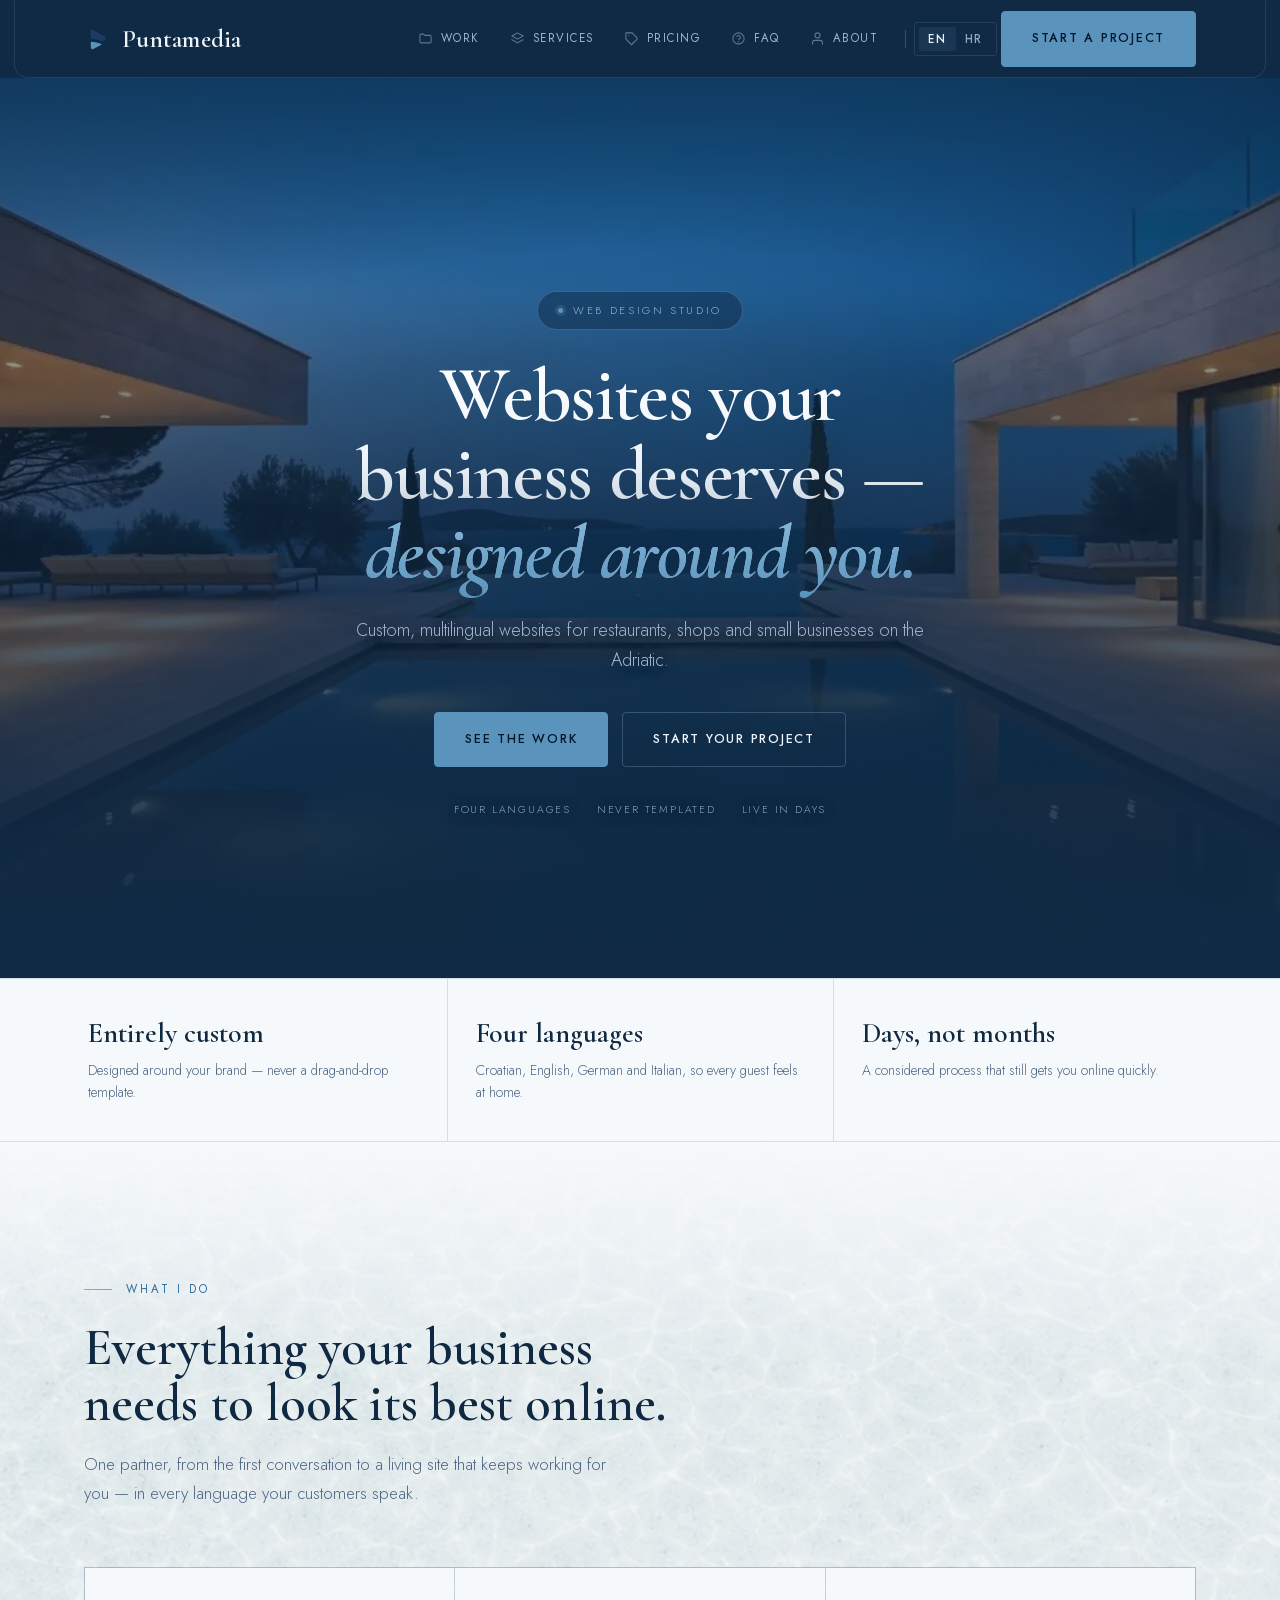
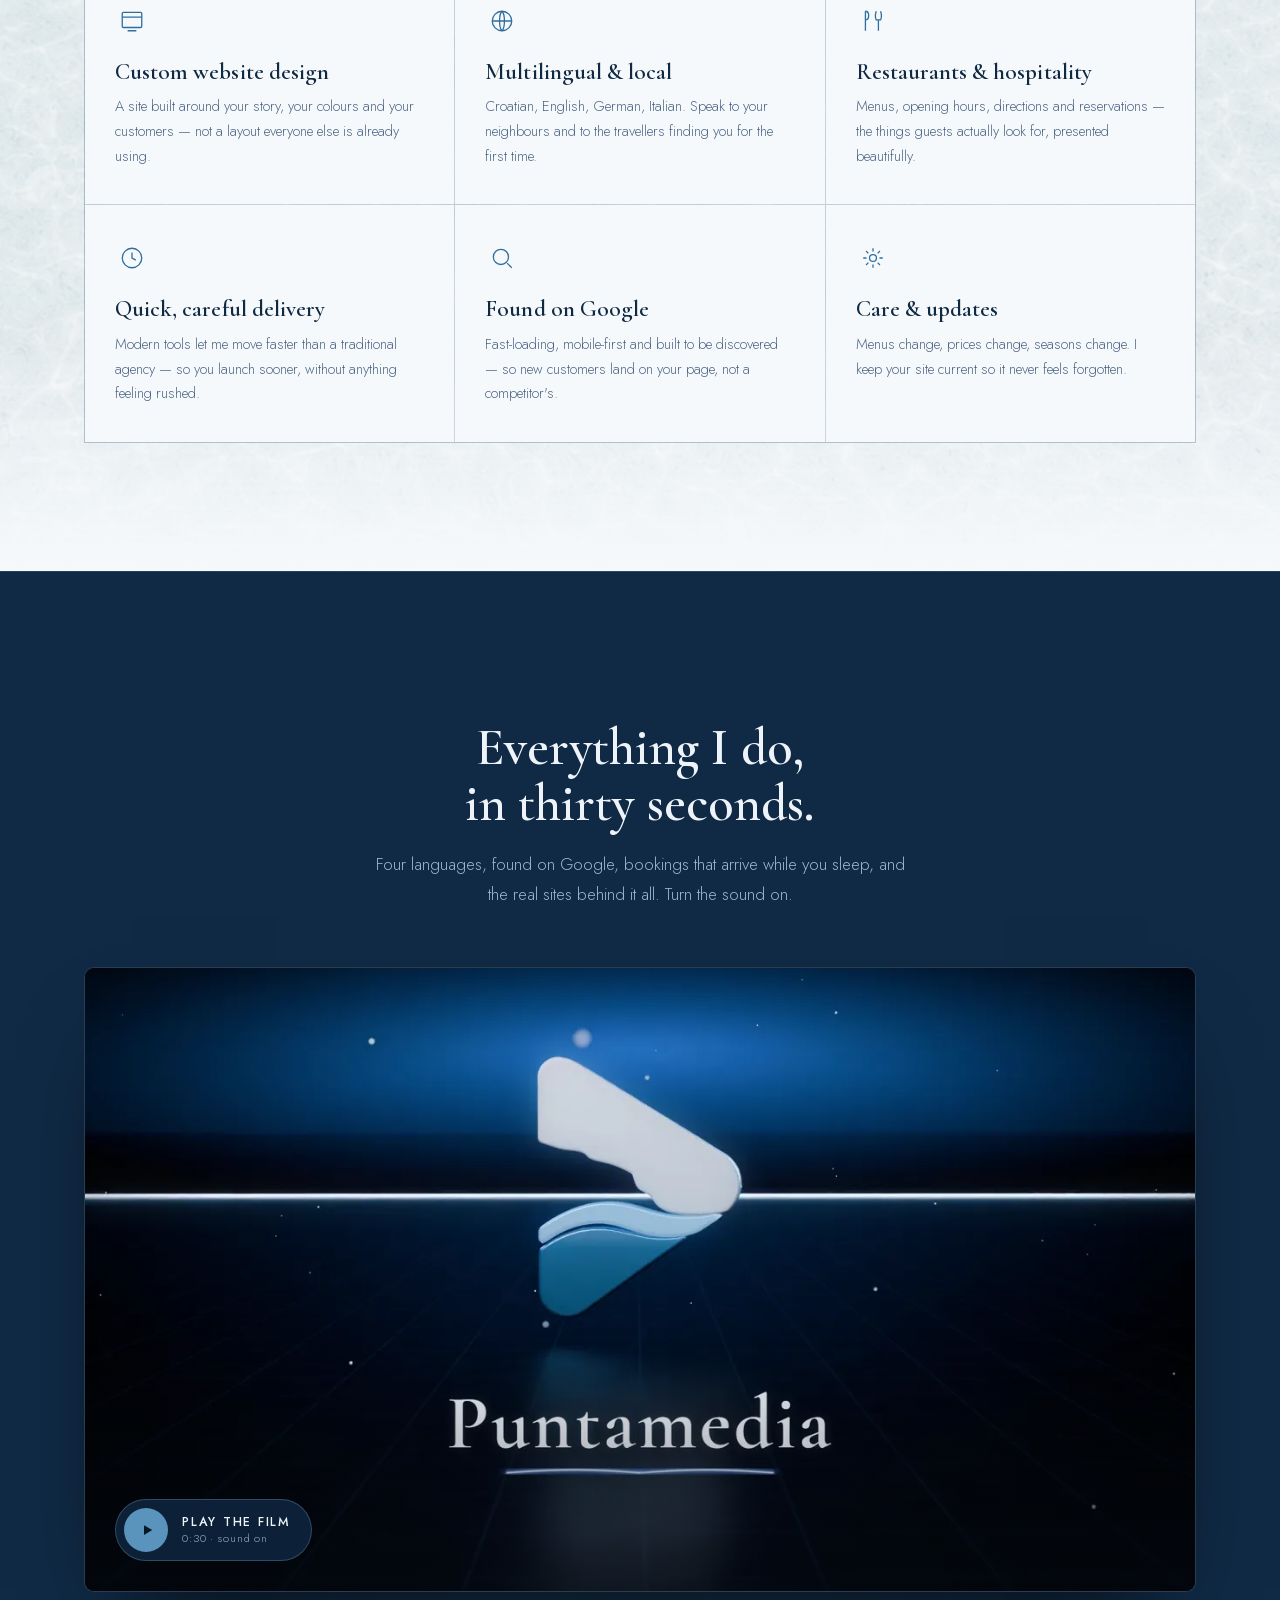
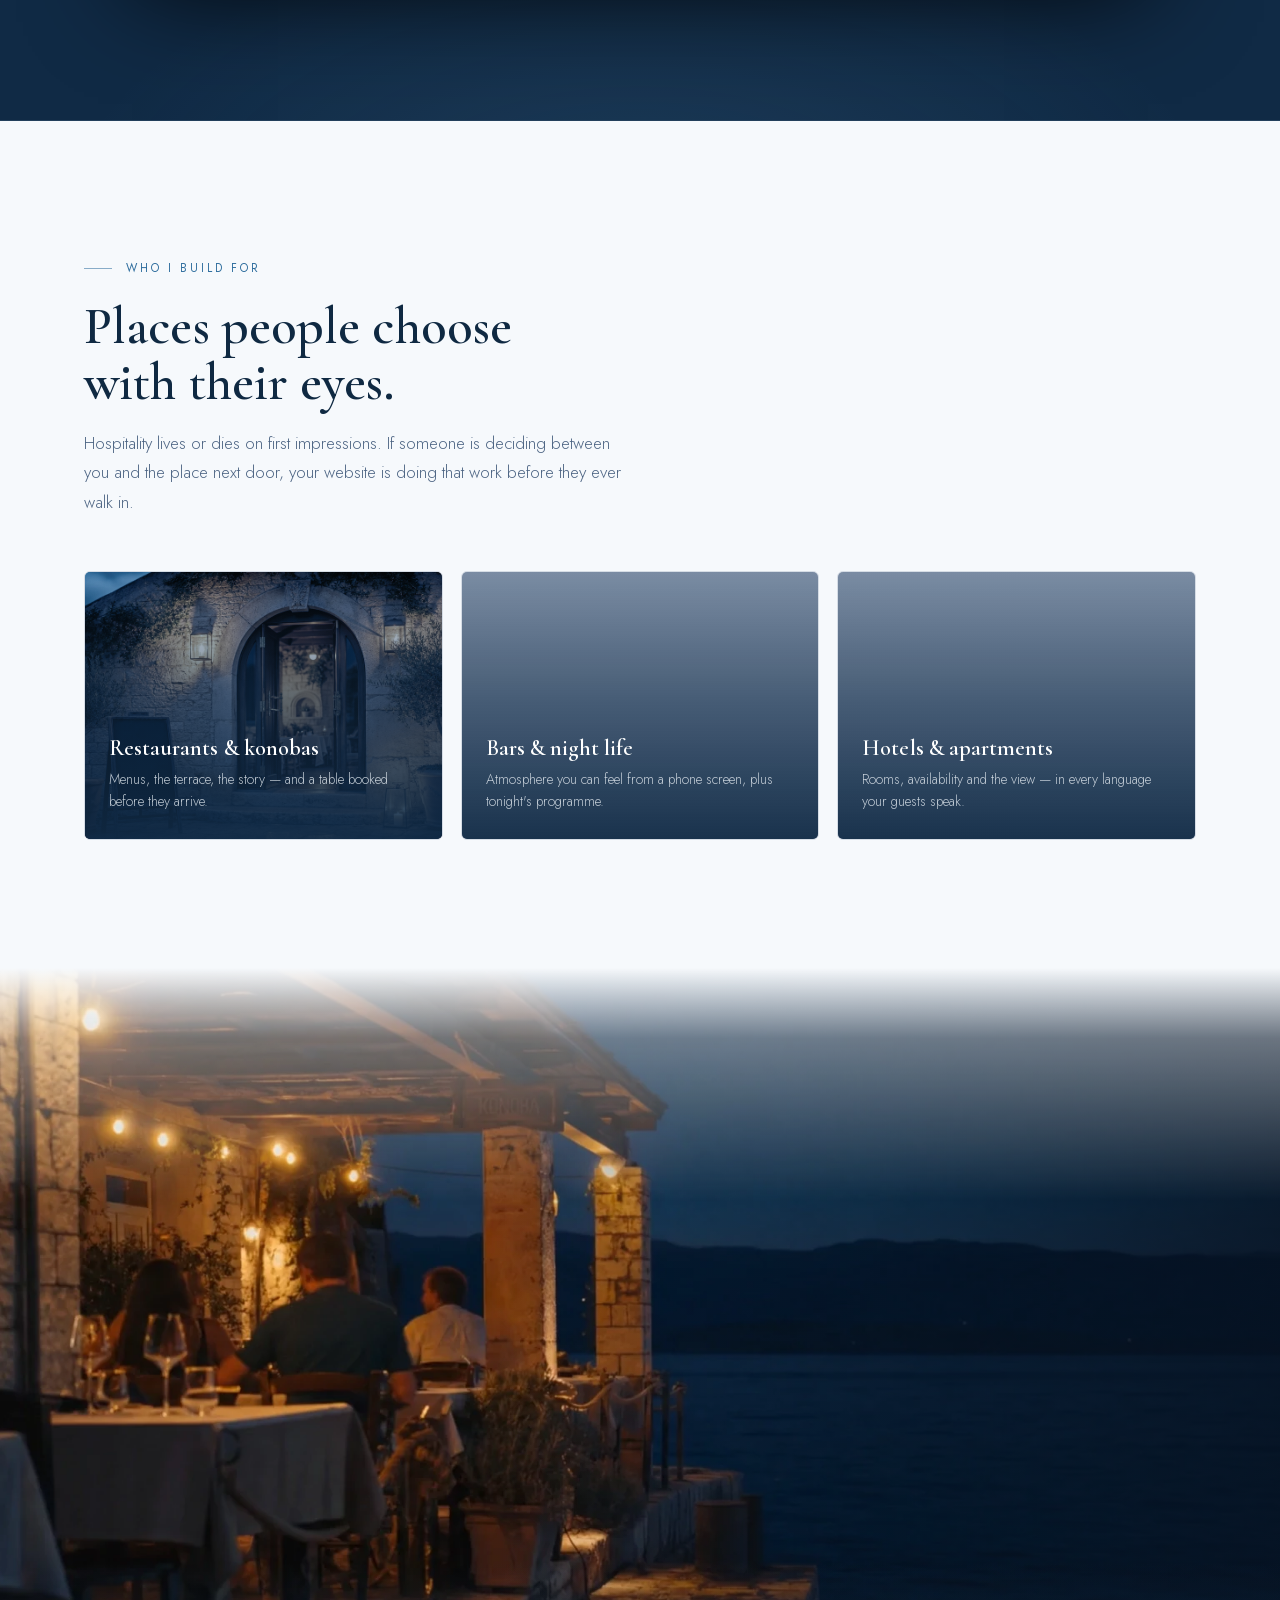
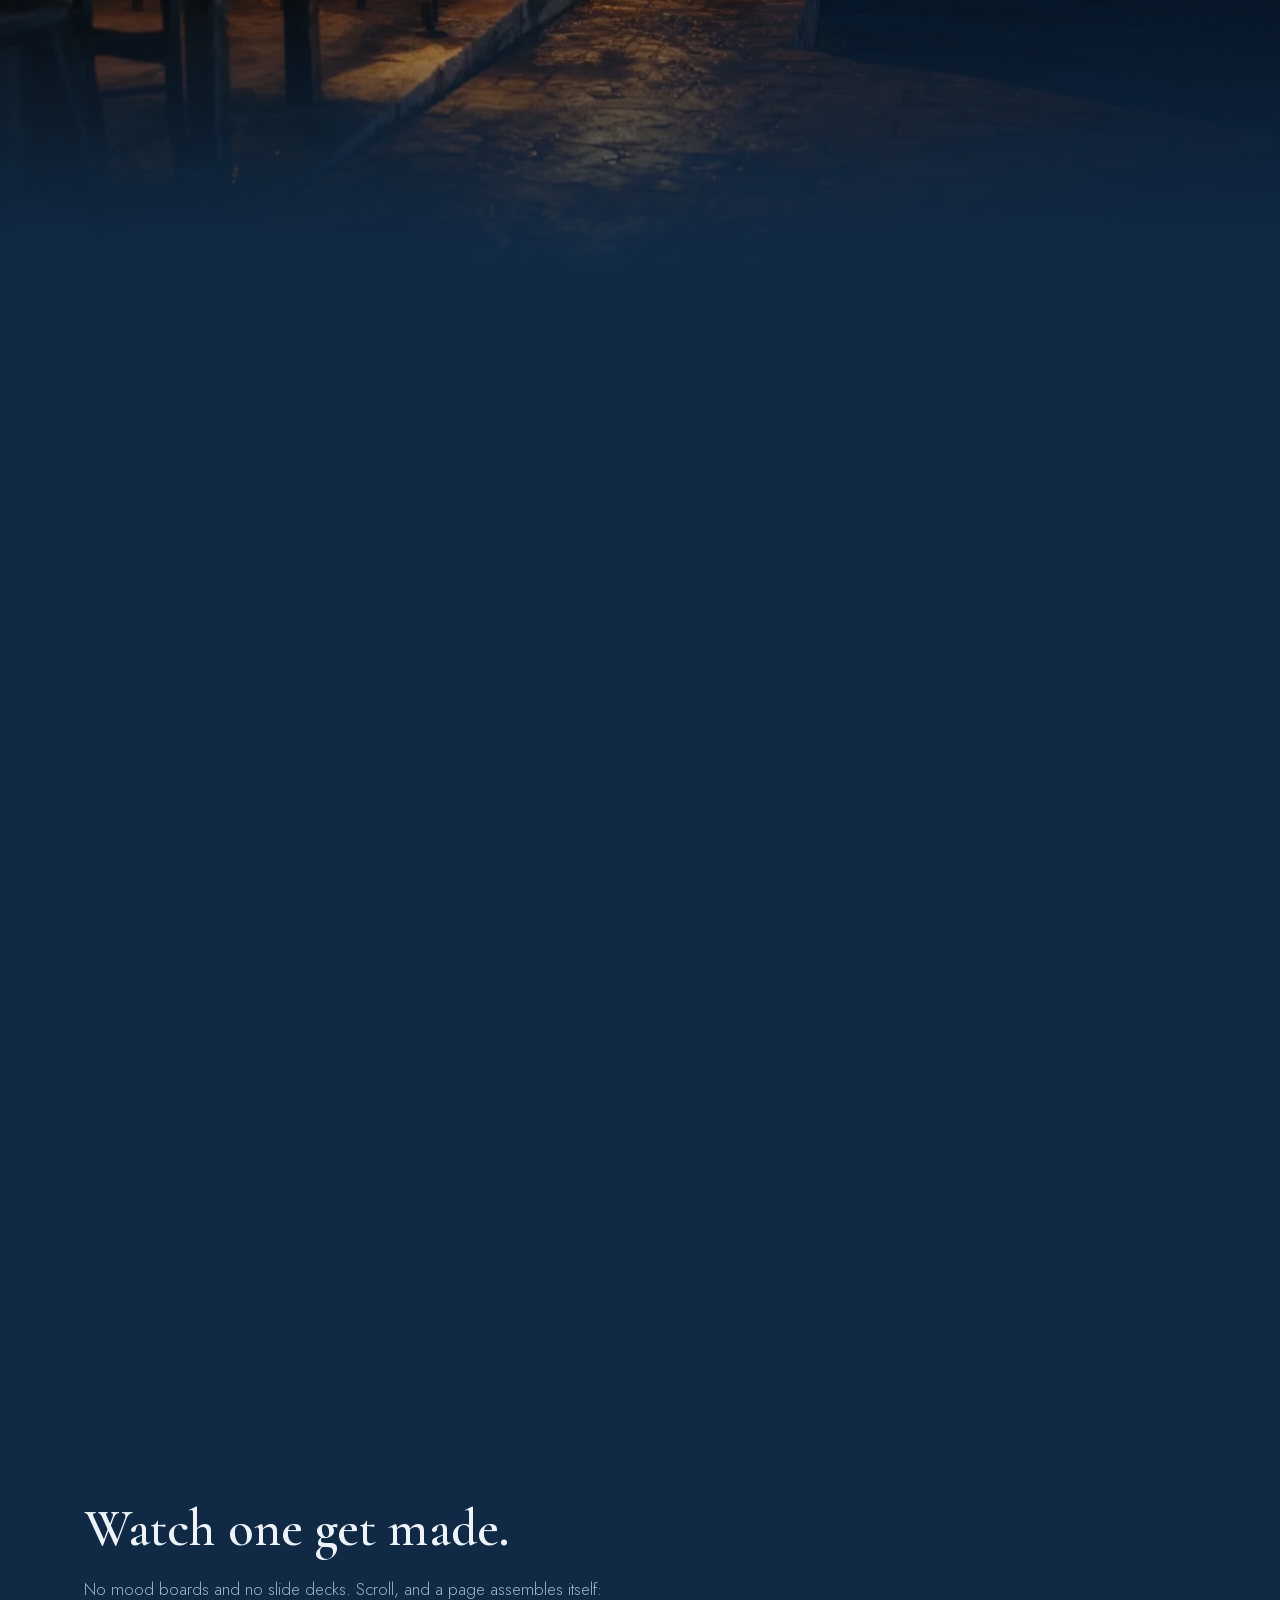
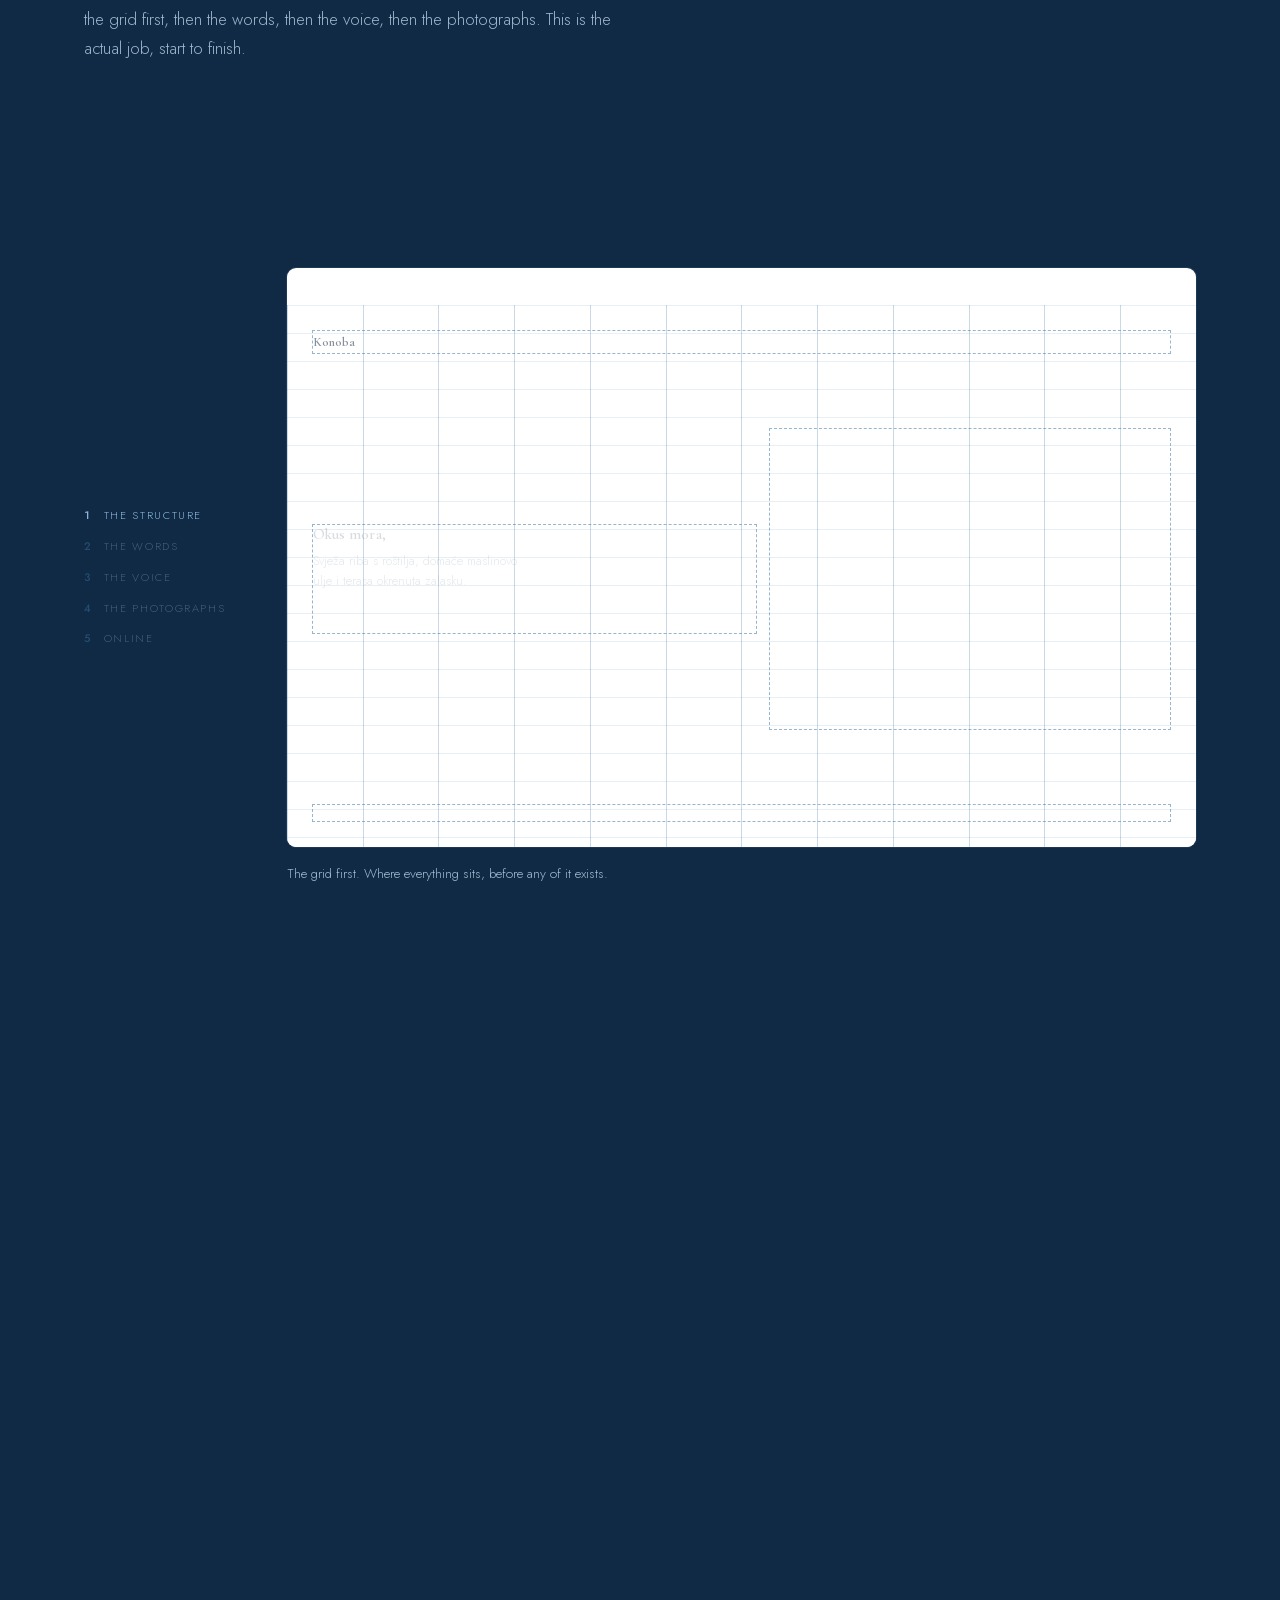
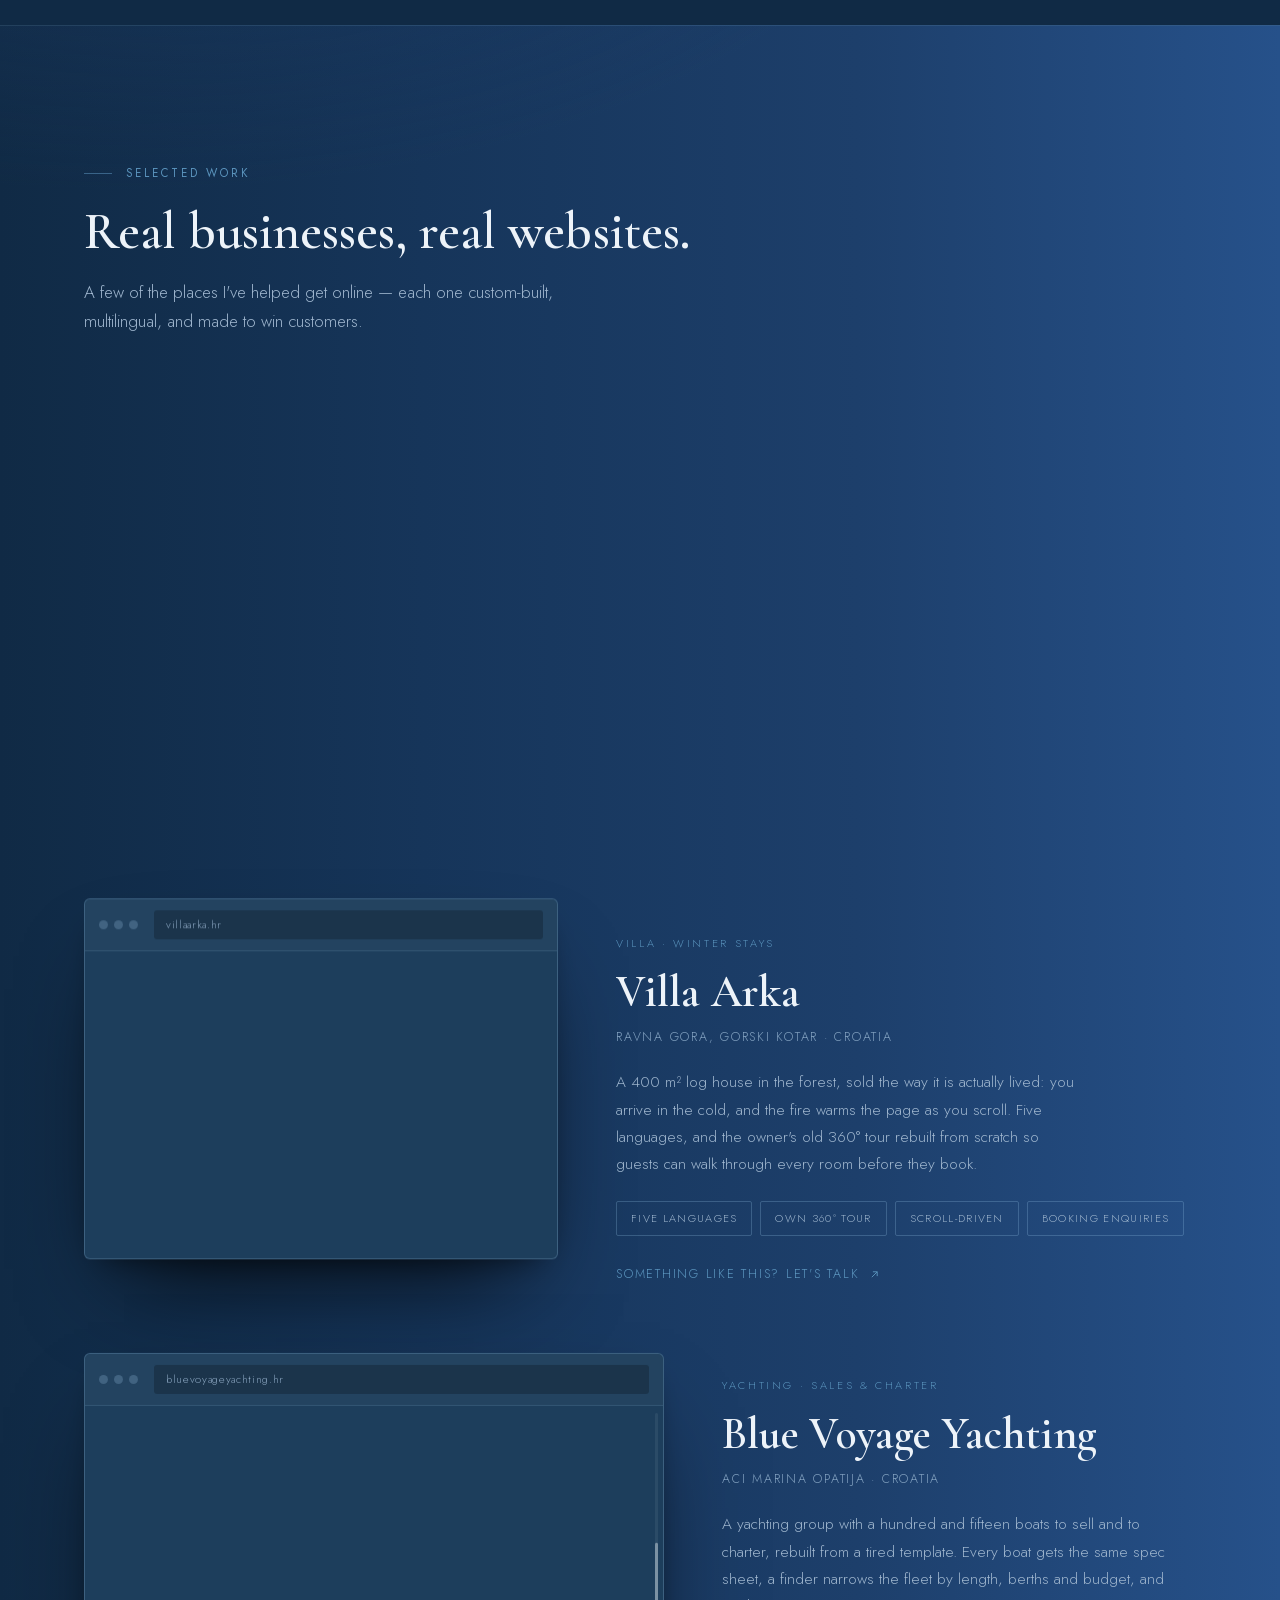
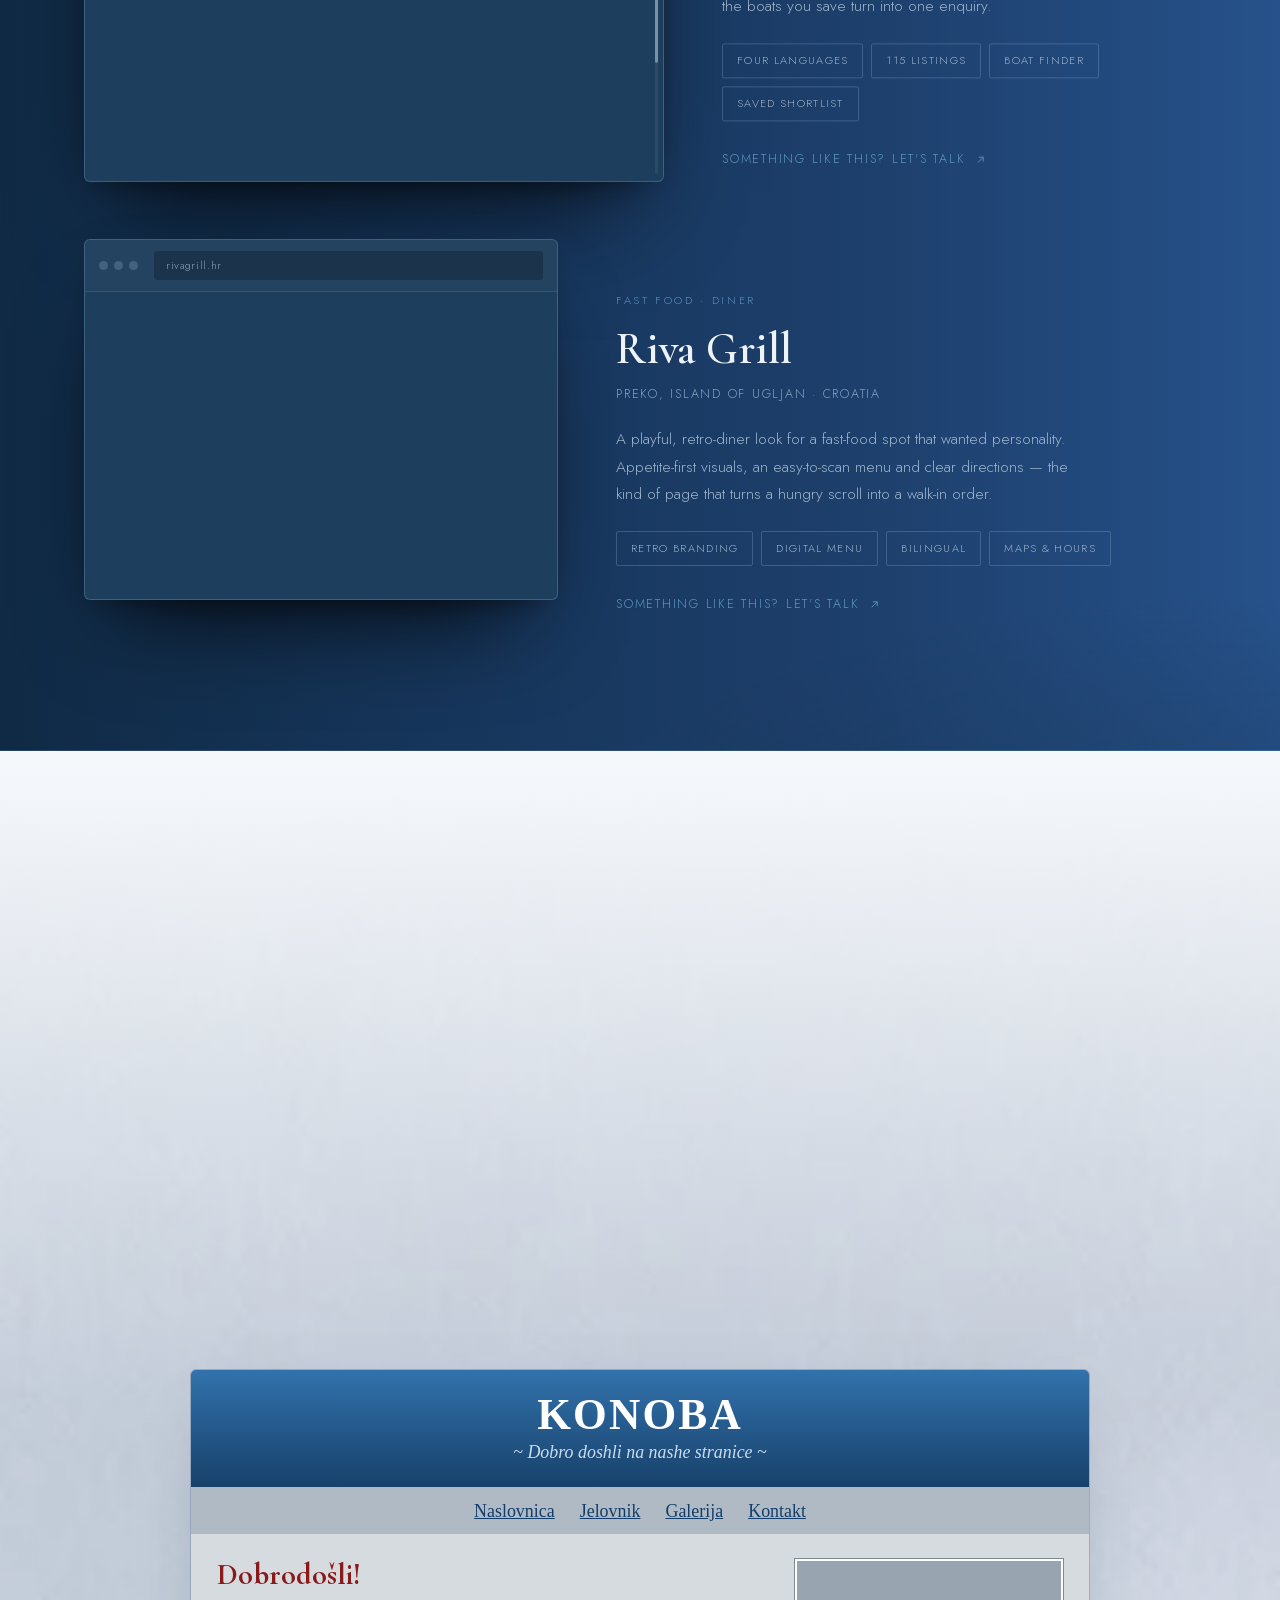
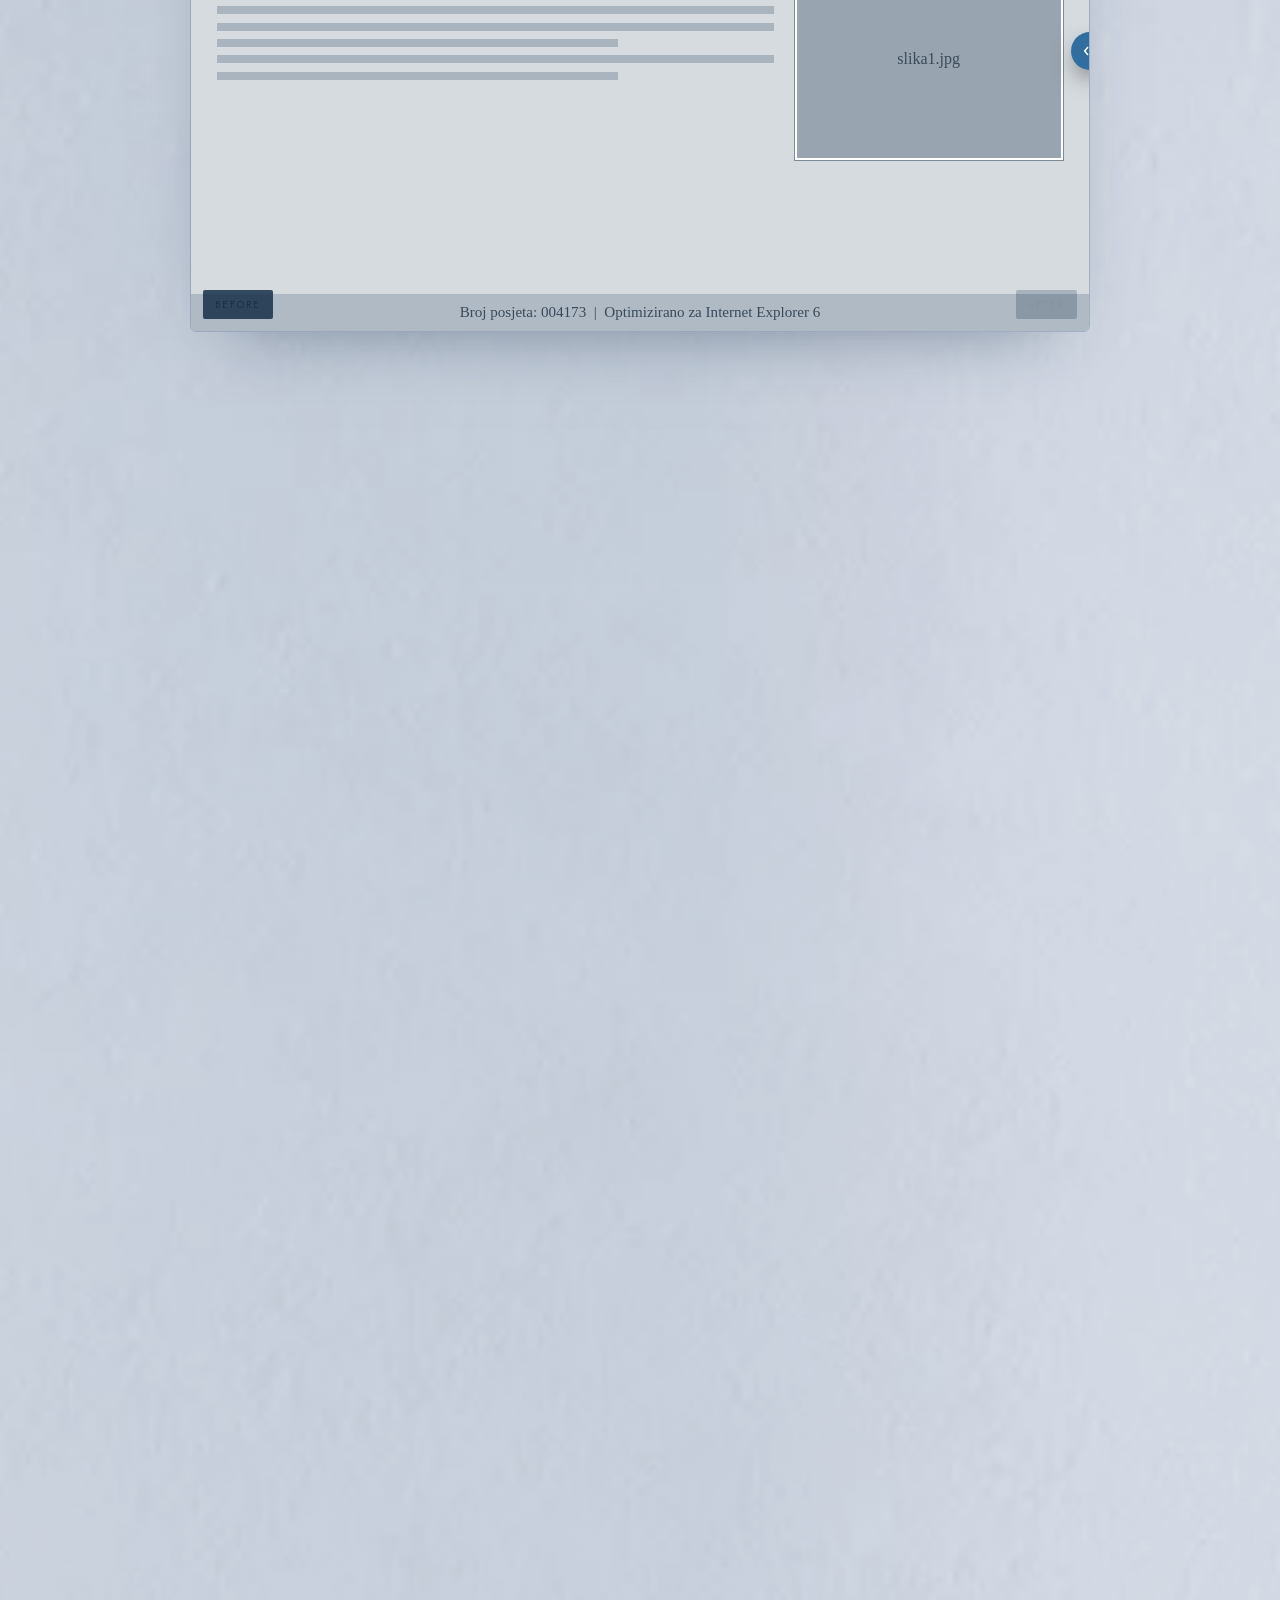
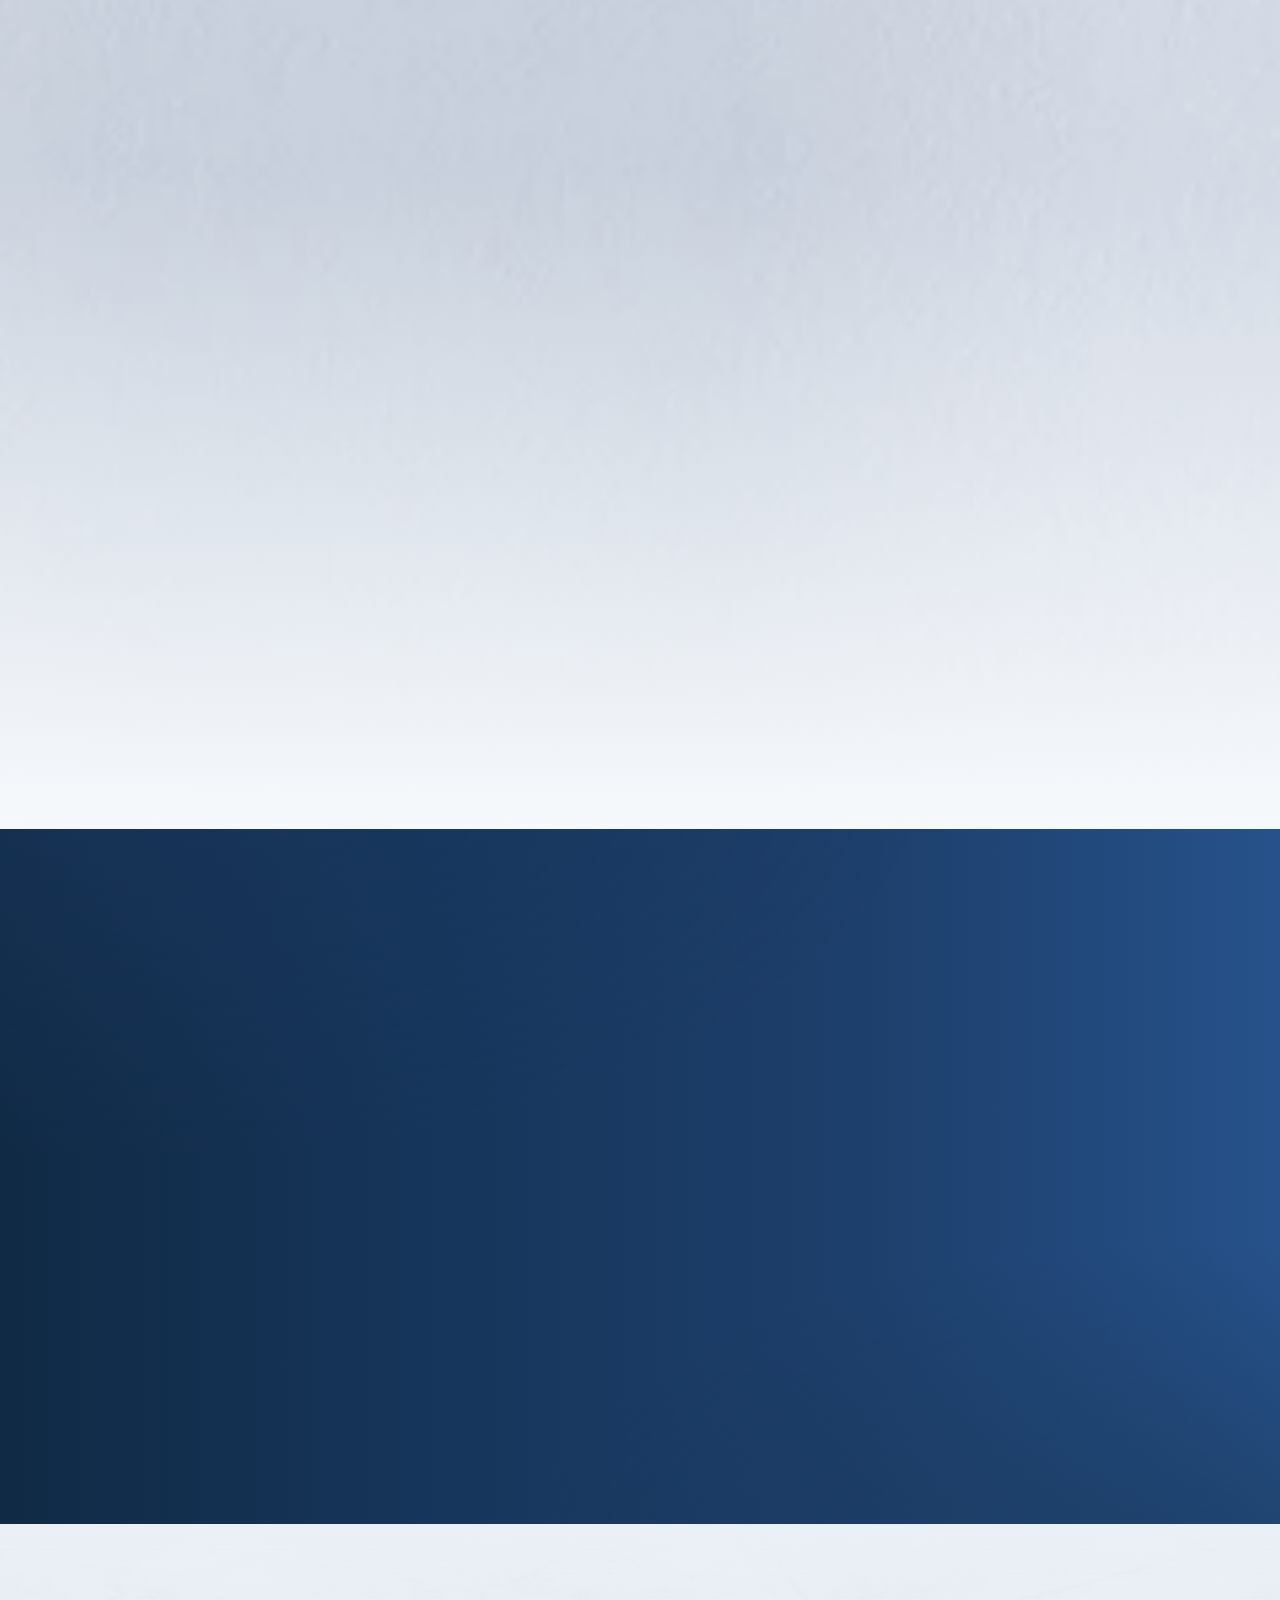
<file: index.html>
<!doctype html>
<html lang="en">
<head>
<meta charset="utf-8">
<meta name="viewport" content="width=device-width, initial-scale=1, viewport-fit=cover">
<meta name="description" content="Puntamedia designs and builds custom, multilingual websites for restaurants, shops and small businesses on the Adriatic, with bookings, review requests and messaging automations.">
<meta property="og:type" content="website">
<meta property="og:title" content="Puntamedia — Web Design Studio">
<meta property="og:description" content="Custom, multilingual websites and automations for restaurants, shops and small businesses.">
<meta property="og:url" content="https://puntamedia.net/">
<meta property="og:image" content="https://puntamedia.net/img/og-image.jpg">
<meta property="og:image:width" content="1200">
<meta property="og:image:height" content="630">
<meta property="og:site_name" content="Puntamedia">
<meta name="twitter:card" content="summary_large_image">
<title>Puntamedia</title>
<link rel="canonical" href="https://puntamedia.net/">
<link rel="icon" href="favicon.ico" sizes="32x32">
<link rel="icon" href="favicon.svg" type="image/svg+xml">
<link rel="apple-touch-icon" href="apple-touch-icon.png">
<link rel="manifest" href="site.webmanifest">
<meta name="theme-color" content="#102A45">
<!-- Font in casa, non da Google: nessun dato dei visitatori va a Google (GDPR) -->
<!-- Il poster della hero e' il primo pixel grande della pagina, quindi vale
     la pena anticiparlo. Il filmato invece NO: lo sceglie lo script, perche'
     a movimento ridotto o col risparmio dati non va scaricato affatto. -->
<link rel="preload" href="video/hero-adriatico-v1-poster.webp" as="image" fetchpriority="high">
<link rel="preload" href="fonts/jost-normal-latin.woff2" as="font" type="font/woff2" crossorigin>
<link rel="preload" href="fonts/cormorant-garamond-normal-latin.woff2" as="font" type="font/woff2" crossorigin>
<link rel="stylesheet" href="fonts/fonts.css">
<script type="application/ld+json">
{
  "@context": "https://schema.org",
  "@type": "Organization",
  "name": "Puntamedia",
  "url": "https://puntamedia.net/",
  "logo": "https://puntamedia.net/icon-512.png",
  "image": "https://puntamedia.net/img/og-image.jpg",
  "email": "hello@puntamedia.net",
  "description": "Custom, multilingual websites and automations (online bookings, Google review requests, Instagram and WhatsApp auto-replies) for restaurants, shops and small businesses, in Croatian, English, German and Italian.",
  "knowsLanguage": ["hr", "en", "it", "de"],
  "areaServed": ["Croatia", "Italy", "Europe"]
}
</script>
<style>
  :root{
    /* Drawn from the logo: deep navy headland over an Adriatic blue wave */
    --ink:#102A45;          /* page ground */
    --ink-2:#15334F;        /* alternate section ground */
    --surface:#1D3E5C;      /* cards */
    --surface-2:#27496A;    /* raised */
    --navy:#1C3A64;         /* the logo's dark mass */
    --line:rgba(150,195,232,.14);
    --line-strong:rgba(150,195,232,.26);
    --text:#EDF3F9;
    --muted:#9FB6CE;
    --dim:#8EA9C4;      /* alzato col fondo: su #102A45 il vecchio #6E8AA8 scendeva a 4,07:1 */
    --acc:#5A93BC;          /* the logo's wave blue */
    --acc-deep:#3F7CA8;
    --acc-bright:#8CBCDE;
    --acc-wash:rgba(90,147,188,.12);
    --acc-soft:#7E9DBC;

    --serif:"Cormorant Garamond",Georgia,"Times New Roman",serif;
    --sans:"Jost",system-ui,-apple-system,"Segoe UI",sans-serif;

    --maxw:1160px;
    --r:4px;
    --ease:cubic-bezier(.22,.61,.36,1);
    --grade:.5;             /* photo grading strength — 0 natural, 1 full duotone */
    color-scheme:dark;
  }

  *{box-sizing:border-box}
  /* hidden deve vincere sempre. Senza questa riga .mobile-menu{display:flex}
     batteva l'attributo, e su telefono il menu chiuso restava steso su tutta
     la pagina, invisibile, e si prendeva ogni tocco. */
  [hidden]{display:none!important}
  html{scroll-behavior:smooth}
  body{
    margin:0;
    background:
      radial-gradient(1100px 620px at 82% -10%, rgba(90,147,188,.10), transparent 62%),
      var(--ink);
    color:var(--text);
    font-family:var(--sans);
    font-size:16.5px;
    font-weight:300;
    line-height:1.72;
    -webkit-font-smoothing:antialiased;
    overflow-x:hidden;
  }
  h1,h2,h3,h4{font-family:var(--serif);font-weight:600;line-height:1.08;margin:0;text-wrap:balance;letter-spacing:.002em}
  p{margin:0}
  a{color:inherit;text-decoration:none}
  img{max-width:100%}
  em{font-style:italic}
  ::selection{background:rgba(90,147,188,.30);color:#fff}

  .wrap{width:100%;max-width:var(--maxw);margin-inline:auto;padding-inline:24px}
  .section{position:relative;padding-block:clamp(76px,10vw,132px)}

  /* label / eyebrow — letterspaced small caps, no monospace */
  .eyebrow{
    font-family:var(--sans);font-size:11.5px;font-weight:400;letter-spacing:.26em;
    text-transform:uppercase;color:var(--acc);display:inline-flex;align-items:center;gap:14px;
  }
  .eyebrow::before{content:"";width:28px;height:1px;background:var(--acc);opacity:.55}

  /* ---------- buttons: restrained, letterspaced ---------- */
  .btn{
    display:inline-flex;align-items:center;justify-content:center;gap:10px;
    font-family:var(--sans);font-size:12.5px;font-weight:500;letter-spacing:.14em;text-transform:uppercase;
    padding:16px 30px;border-radius:var(--r);cursor:pointer;border:1px solid transparent;
    transition:background .3s var(--ease),color .3s var(--ease),border-color .3s var(--ease),transform .3s var(--ease);
  }
  .btn-primary{background:var(--acc);color:#06172A;border-color:var(--acc)}
  .btn-primary:hover{background:var(--acc-deep);border-color:var(--acc-deep);transform:translateY(-1px)}
  .btn-ghost{background:transparent;border-color:var(--line-strong);color:var(--text)}
  .btn-ghost:hover{border-color:var(--acc);color:var(--acc);transform:translateY(-1px)}
  .btn:focus-visible,a:focus-visible,input:focus-visible,textarea:focus-visible{outline:1px solid var(--acc);outline-offset:3px}

  /* ---------- NAV ----------
     Full width at rest; once you scroll past 10px it detaches into a centred
     pill. Ported from the shadcn header: the behaviour is CSS transitions and
     a scroll listener, so none of the React was needed. */
  header.nav{
    position:sticky;top:env(safe-area-inset-top,0px);z-index:50;
    transition:top .4s var(--ease),padding .4s var(--ease);
  }
  .nav-shell{
    width:100%;max-width:calc(100% - 28px);margin-inline:auto;
    /* appesa in alto come una barra di menu, non incollata ai bordi */
    border:1px solid var(--line);border-top-color:transparent;
    border-radius:0 0 14px 14px;
    background:linear-gradient(180deg,rgba(16,42,69,.9),rgba(16,42,69,.55));
    backdrop-filter:blur(12px);-webkit-backdrop-filter:blur(12px);
    transition:max-width .4s var(--ease),border-radius .4s var(--ease),
               border-color .4s var(--ease),box-shadow .4s var(--ease),
               background .4s var(--ease);
  }
  header.nav.is-scrolled{top:calc(env(safe-area-inset-top,0px) + 12px);padding-inline:16px}
  header.nav.is-scrolled .nav-shell{
    max-width:1040px;border-radius:12px;border-color:var(--line-strong);
    background:rgba(16,42,69,.76);
    box-shadow:0 20px 48px -26px rgba(0,0,0,.9);
  }
  .nav-in{display:flex;align-items:center;justify-content:space-between;height:76px;gap:20px;
    transition:height .4s var(--ease)}
  header.nav.is-scrolled .nav-in{height:62px}
  .brand{display:flex;align-items:center;gap:12px;font-family:var(--serif);font-weight:600;font-size:25px;letter-spacing:.01em}
  .brand .mark{width:26px;height:26px;flex:none}
  .brand .mark svg{width:100%;height:100%;display:block}
  /* Le voci come i "trigger" di una barra di menu: icona piccola, etichetta, e
     uno sfondo morbido che compare sotto il puntatore invece del solo cambio
     di colore. Lo spazio fra le voci scende da 36px a 4px, perche' adesso a
     separarle ci pensa la loro imbottitura. */
  .nav-links{display:flex;align-items:center;gap:4px}
  .nav-links .lnk{
    display:inline-flex;align-items:center;gap:8px;
    font-size:11.5px;font-weight:400;letter-spacing:.13em;text-transform:uppercase;
    color:var(--muted);padding:9px 13px;border-radius:8px;
    transition:color .25s var(--ease),background .25s var(--ease)}
  .nav-links .lnk svg{width:15px;height:15px;flex:none;opacity:.55;
    transition:opacity .25s var(--ease),color .25s var(--ease)}
  .nav-links .lnk:hover{color:var(--text);background:var(--acc-wash)}
  .nav-links .lnk:hover svg{opacity:1;color:var(--acc-bright)}
  .nav-sep{width:1px;height:18px;background:var(--line-strong);margin-inline:10px 4px;flex:none}

  /* hamburger that morphs into a cross */
  .burger{display:none;position:relative;width:42px;height:42px;flex:none;cursor:pointer;
    background:none;border:1px solid var(--line-strong);border-radius:6px;
    transition:border-color .25s var(--ease)}
  .burger:hover{border-color:var(--acc)}
  .burger span{position:absolute;left:11px;right:11px;top:50%;height:1.5px;border-radius:2px;
    background:var(--text);
    transition:transform .3s var(--ease),opacity .2s var(--ease)}
  .burger span:nth-child(1){transform:translateY(-6px)}
  .burger span:nth-child(2){transform:translateY(0)}
  .burger span:nth-child(3){transform:translateY(6px)}
  .burger[aria-expanded="true"] span:nth-child(1){transform:rotate(45deg)}
  .burger[aria-expanded="true"] span:nth-child(2){opacity:0}
  .burger[aria-expanded="true"] span:nth-child(3){transform:rotate(-45deg)}

  /* full-screen menu */
  .mobile-menu{
    position:fixed;inset:0;z-index:49;display:flex;flex-direction:column;justify-content:space-between;
    gap:28px;padding:calc(104px + env(safe-area-inset-top,0px)) 24px calc(32px + env(safe-area-inset-bottom,0px));
    background:rgba(16,42,69,.97);backdrop-filter:blur(18px);-webkit-backdrop-filter:blur(18px);
    opacity:0;transform:scale(.98);
    transition:opacity .28s var(--ease),transform .28s var(--ease);
  }
  .mobile-menu.open{opacity:1;transform:none}
  .mobile-menu a.mlnk{
    display:block;padding:16px 0;border-bottom:1px solid var(--line);
    font-family:var(--serif);font-weight:600;font-size:27px;color:var(--text);
    transition:color .2s var(--ease),padding-left .25s var(--ease)}
  .mobile-menu a.mlnk:hover{color:var(--acc);padding-left:8px}
  .mobile-foot{display:flex;flex-direction:column;gap:16px}
  .mobile-foot .btn{width:100%}
  .mobile-foot .lang{align-self:flex-start}

  @media(max-width:880px){
    .nav-links .lnk{display:none}
    .nav-links .nav-cta{display:none}
    .nav-links .lang{display:none}
    .nav-links{gap:14px}
    .burger{display:block}
    header.nav.is-scrolled .nav-in{height:58px}
  }
  @media(min-width:881px){ .mobile-menu{display:none} }
  @media(prefers-reduced-motion:reduce){
    header.nav,.nav-shell,.nav-in,.mobile-menu,.burger span{transition:none}
  }


  /* ---------- HERO ----------
     Sfondo in riproduzione continua, testo centrato sopra, e sotto un sito
     vero dentro una cornice da browser.
     Il filmato NON e' guidato dallo scroll: parte, gira in tondo, e la pagina
     gli scorre sopra normale. Quindi niente tabelle di tracciamento, niente
     pannello inseguito, niente pista da 320vh -- una sezione sola, identica
     su telefono e su schermo grande. */
  .hv{
    position:relative;isolation:isolate;overflow:hidden;background:var(--ink);
    min-height:100svh;display:flex;flex-direction:column;
    align-items:center;justify-content:center;
    padding:clamp(120px,16vh,180px) 0 clamp(72px,10vh,120px);
  }
  .hv-bg{position:absolute;inset:0;z-index:0;background:var(--ink)}
  .hv-bg video{width:100%;height:100%;object-fit:cover;object-position:50% 45%;display:block}
  /* Due veli sovrapposti. Il radiale scurisce al centro perche' il titolo
     regga su QUALSIASI fotogramma del loop, non solo su quello scelto per il
     poster; il lineare chiude il fondo nel colore della pagina, cosi' la
     sezione successiva non comincia con uno stacco netto. */
  .hv-veil{position:absolute;inset:0;z-index:1;pointer-events:none;
    background:
      radial-gradient(118% 78% at 50% 32%,rgba(16,42,69,.10) 0%,rgba(16,42,69,.46) 58%,rgba(16,42,69,.74) 100%),
      linear-gradient(180deg,rgba(16,42,69,.60) 0%,rgba(16,42,69,.16) 24%,rgba(16,42,69,.38) 60%,var(--ink) 97%)}

  .hv-copy{position:relative;z-index:2;text-align:center;
    display:flex;flex-direction:column;align-items:center}

  /* Il velo generale e' stato alleggerito perche' si vedesse il filmato, ma
     sottotitolo e diciture sono testo piccolo e su un fotogramma chiaro
     perdevano contrasto. Invece di riscurire tutta l'inquadratura, una
     macchia morbida SOLO dietro al testo: i bordi restano aperti e la scena
     si vede. z-index -1 sta nel contesto creato da .hv-copy, quindi passa
     sopra il velo e resta sotto le parole. */
  .hv-copy::before{content:"";position:absolute;z-index:-1;pointer-events:none;
    left:50%;top:50%;transform:translate(-50%,-50%);width:152%;height:138%;
    background:radial-gradient(54% 52% at 50% 50%,
      rgba(16,42,69,.60) 0%,rgba(16,42,69,.34) 54%,rgba(16,42,69,0) 80%)}
  .hv-sub,.hv-meta{text-shadow:0 1px 14px rgba(16,42,69,.55)}

  .hv-pill{display:inline-flex;align-items:center;gap:10px;
    font-family:var(--sans);font-size:11px;letter-spacing:.24em;text-transform:uppercase;
    color:var(--acc-bright);padding:9px 20px;border-radius:999px;
    border:1px solid var(--line-strong);background:rgba(12,32,56,.42);
    -webkit-backdrop-filter:blur(10px);backdrop-filter:blur(10px)}
  .hv-pill i{width:5px;height:5px;border-radius:50%;background:var(--acc);
    box-shadow:0 0 0 3px rgba(90,147,188,.22)}

  /* Il titolo sfuma verso il basso: e' il movimento preso dalla hero di
     riferimento, ma li' sta su un bastone e qui su un graziato. Con
     Cormorant la sfumatura legge come luce su una lastra, non come
     l'ennesima pagina di un prodotto software. */
  .hv-title{font-size:clamp(38px,6.4vw,76px);font-weight:600;line-height:1.04;
    letter-spacing:-.018em;margin-top:26px;max-width:16ch;
    background:linear-gradient(180deg,#FFFFFF 0%,#EDF3F9 44%,rgba(237,243,249,.56) 100%);
    -webkit-background-clip:text;background-clip:text;color:transparent}
  .hv-title em{font-style:italic;font-weight:600;
    background:linear-gradient(180deg,var(--acc-bright) 0%,var(--acc) 100%);
    -webkit-background-clip:text;background-clip:text;color:transparent}
  .hv-sub{color:var(--muted);font-size:clamp(15.5px,1.7vw,18px);line-height:1.7;
    max-width:52ch;margin-top:22px}
  .hv-cta{display:flex;gap:14px;flex-wrap:wrap;justify-content:center;margin-top:36px}
  .hv-meta{display:flex;flex-wrap:wrap;gap:10px 26px;justify-content:center;margin-top:34px;
    font-size:10.5px;letter-spacing:.17em;text-transform:uppercase;color:var(--dim)}


  @media(max-width:880px){
    .hv{padding:clamp(104px,18vh,140px) 0 clamp(64px,9vh,96px)}
    /* 13ch mandava il trattino lungo a capo da solo. Non si puo' incollare
       con un &nbsp;: il traduttore confronta i nodi di testo INTERI e una
       spazio unificatore non combacia con la chiave del dizionario. */
    .hv-title{max-width:17ch}
    .hv-sub{max-width:38ch}
    .hv-cta{flex-direction:column;width:100%;max-width:340px}
    .hv-cta .btn{width:100%}
  }

  /* ---------- 3D DEVICE MOCKUPS ---------- */
  .stage{perspective:1500px;perspective-origin:58% 42%}
  .device{transform-style:preserve-3d;transition:transform .6s var(--ease);will-change:transform;position:relative}
  .browser{
    border-radius:6px;overflow:hidden;border:1px solid var(--line-strong);
    background:var(--surface);
    box-shadow:0 50px 100px -40px rgba(0,0,0,.9),0 12px 30px -18px rgba(0,0,0,.7);
    transform-style:preserve-3d;
  }
  .browser-bar{display:flex;align-items:center;gap:8px;padding:11px 14px;background:rgba(255,255,255,.028);border-bottom:1px solid var(--line)}
  .dots{display:flex;gap:6px}
  .dots i{width:9px;height:9px;border-radius:50%;display:block;background:rgba(160,200,235,.24)}
  .url{flex:1;margin-left:8px;background:rgba(0,0,0,.22);border-radius:3px;padding:5px 12px;font-size:11px;letter-spacing:.06em;color:var(--dim);white-space:nowrap;overflow:hidden;text-overflow:ellipsis}
  .screen{aspect-ratio:16/10.4;overflow:hidden;position:relative}
  .screen .shot{width:100%;height:100%;object-fit:cover;object-position:top center}
  .floaty{
    position:absolute;border-radius:var(--r);padding:14px 18px;
    background:rgba(17,42,70,.92);border:1px solid var(--line-strong);
    backdrop-filter:blur(8px);transform:translateZ(58px);box-shadow:0 24px 46px -24px rgba(0,0,0,.85);
  }
  .floaty .k{font-size:10px;letter-spacing:.2em;text-transform:uppercase;color:var(--acc)}
  .floaty .v{font-family:var(--serif);font-weight:600;font-size:20px;line-height:1.2;margin-top:2px}
  .floaty.tl{top:-52px;left:-30px}
  .floaty.br{bottom:-28px;right:-24px}
  @media(max-width:880px){.floaty{display:none}}

  /* ---------- Hero laptop (pure CSS, aluminium unibody) ---------- */
  .laptop{position:relative;transform-style:preserve-3d}
  .laptop-lid{
    position:relative;
    background:linear-gradient(168deg,#34383E 0%,#25282D 44%,#191B1F 100%);
    border-radius:15px 15px 5px 5px;
    padding:14px 14px 21px;
    border:1px solid rgba(255,255,255,.11);
    box-shadow:0 46px 92px -42px rgba(0,0,0,.95),0 12px 28px -16px rgba(0,0,0,.8),inset 0 1px 0 rgba(255,255,255,.08);
  }
  .laptop-cam{position:absolute;top:1.2%;left:50%;transform:translateX(-50%);width:1.1%;aspect-ratio:1;border-radius:50%;background:#0B0C0E;box-shadow:inset 0 0 0 1px rgba(255,255,255,.09)}
  .laptop-brand{position:absolute;bottom:1.5%;left:50%;transform:translateX(-50%);width:8%;height:4px;border-radius:3px;background:rgba(255,255,255,.09)}
  .laptop-screen{
    aspect-ratio:16/10;border-radius:4px;overflow:hidden;position:relative;background:var(--ink);
    box-shadow:inset 0 0 0 1px rgba(0,0,0,.55);
    container-type:inline-size;
  }

  /* base: a real 3D plane, so the keyboard foreshortens and tilts with the lid */
  .laptop-base{
    width:100%;aspect-ratio:100/60;margin-bottom:-38%;
    transform-origin:top center;transform:rotateX(72deg);
    background:linear-gradient(180deg,#3C4047 0%,#2E3238 26%,#282C31 100%);
    border-radius:2px 2px 10px 10px;
    padding:2.6% 5.5% 3%;
    display:flex;flex-direction:column;
    box-shadow:inset 0 1px 0 rgba(255,255,255,.10),0 0 0 1px rgba(0,0,0,.4);
  }
  .base-hinge{flex:none;height:5%;border-radius:2px;background:linear-gradient(180deg,rgba(0,0,0,.55),rgba(0,0,0,0))}
  .kb{flex:none;height:50%;margin-top:3%;display:flex;flex-direction:column;gap:1.6%;
    background:rgba(0,0,0,.46);border-radius:3px;padding:1.3%}
  .kb-row{flex:1;border-radius:1.5px}
  .kb-row.fn{flex:.68}
  .kb-row.n14{background:repeating-linear-gradient(90deg,#1E2126 0 6.1%,transparent 6.1% 7.143%)}
  .kb-row.n13{background:repeating-linear-gradient(90deg,#1E2126 0 6.6%,transparent 6.6% 7.692%)}
  .kb-row.n12{background:repeating-linear-gradient(90deg,#1E2126 0 7.2%,transparent 7.2% 8.333%)}
  .kb-row.space{display:flex;gap:1.1%}
  .kb-row.space i{display:block;background:#1E2126;border-radius:1.5px}
  .kb-row.space .k1{flex:1}
  .kb-row.space .k2{flex:1.35}
  .kb-row.space .sp{flex:6.5}
  .trackpad{flex:none;width:31%;height:25%;margin:3.5% auto 0;border-radius:3px;
    background:linear-gradient(180deg,#34383F,#2B2F35);
    box-shadow:inset 0 0 0 1px rgba(255,255,255,.06),inset 0 1px 3px rgba(0,0,0,.45)}
  .laptop-shadow{position:absolute;left:1%;right:1%;bottom:1%;height:13%;
    background:radial-gradient(ellipse at center,rgba(0,0,0,.6),transparent 72%);filter:blur(13px)}

  /* the laptop screen shows a true-to-size replica of the Start a project page.
     It is laid out at a fixed 1280x800 and scaled down, so zooming it back up
     lands on exactly the real page's proportions. */
  .mini-frame{position:absolute;inset:0;overflow:hidden;pointer-events:none}
  .mini-page{width:1280px;height:800px;transform-origin:top left;display:flex;align-items:center}
  .replica{background:var(--ink)}
  .replica .section{padding-block:26px}
  .replica .wrap{max-width:1160px;padding-inline:44px}
  .replica .contact h2{font-size:50px}
  .replica .contact-grid{grid-template-columns:1fr 1fr;gap:56px}
  .replica .two{grid-template-columns:1fr 1fr}
  .replica .reveal{opacity:1;transform:none}

  /* "Open" control sitting on the screen */
  .screen-scrim{position:absolute;inset:0;pointer-events:none;
    background:linear-gradient(180deg,rgba(16,42,69,.34),rgba(16,42,69,.66));
    transition:background .4s var(--ease)}
  .laptop-screen:hover .screen-scrim{background:linear-gradient(180deg,rgba(16,42,69,.18),rgba(16,42,69,.5))}
  .screen-open{
    position:absolute;left:50%;top:50%;transform:translate(-50%,-50%);
    display:inline-flex;align-items:center;gap:.8em;
    font-family:var(--sans);font-weight:500;font-size:clamp(8.5px,1.02vw,11.5px);
    letter-spacing:.2em;text-transform:uppercase;line-height:1;
    background:var(--acc);color:#06172A;border:none;border-radius:3px;
    padding:1.25em 2.4em;cursor:pointer;
    box-shadow:0 16px 38px -14px rgba(0,0,0,.85);
    transition:background .25s var(--ease),transform .25s var(--ease)}
  .screen-open svg{width:1.05em;height:1.05em}
  .screen-open:hover{background:var(--acc-bright);transform:translate(-50%,-50%) scale(1.04)}
  .screen-open:focus-visible{outline:2px solid var(--text);outline-offset:3px}

  /* camera push-in: a real dolly through 3D space toward the screen */
  #zoomVeil{position:fixed;inset:0;z-index:89;background:var(--ink);opacity:0;
    transition:opacity 1.1s var(--ease);pointer-events:none}
  #cam{position:fixed;inset:0;z-index:90;overflow:hidden;pointer-events:none;
    perspective:1200px;perspective-origin:50% 50%}
  #cam::after{content:"";position:absolute;inset:0;pointer-events:none;
    background:radial-gradient(ellipse at center,transparent 42%,rgba(0,0,0,.6) 100%);
    opacity:0;transition:opacity 1.3s var(--ease)}
  #cam.go::after{opacity:1}
  /* no will-change / backface-visibility here: both pin the layer to a single
     low-res raster that then gets stretched, which is what caused the mush. */
  #camRig{position:absolute;transform-style:preserve-3d}
  #camRig.go{transition:transform 1.5s cubic-bezier(.42,0,.38,1)}
  #contact{transform-origin:center center}

  /* ---------- mini site previews (pure CSS, no external images) ---------- */
  .mk{position:absolute;inset:0;font-family:var(--sans)}
  /* reserved slot */
  .mk-soon{background:linear-gradient(160deg,var(--surface-2),var(--surface));display:flex;flex-direction:column;justify-content:center;align-items:center;gap:14px}
  .mk-soon .plus{width:44px;height:44px;border:1px solid var(--line-strong);display:grid;place-items:center;color:var(--acc);font-family:var(--serif);font-size:26px;line-height:1}
  .mk-soon .t{font-size:10px;letter-spacing:.26em;text-transform:uppercase;color:var(--dim)}

  /* ---------- COME NASCE: la pagina che si costruisce ----------
     Cinque stadi guidati dallo scroll. Il markup sotto non cambia
     mai: si muovono --b-grid, --b-word, --b-voice, --b-pic e
     --b-live, quindi a ogni istante quella e' una pagina vera,
     solo meno finita. Niente di tutto cio' e' un'immagine. */
  .made-track{position:relative;height:330vh;margin-top:clamp(36px,5vw,64px)}
  .made-pin{position:sticky;top:0;min-height:100vh;display:grid;align-content:center;
    gap:clamp(18px,2.6vw,34px);grid-template-columns:1fr}
  @media(min-width:980px){.made-pin{grid-template-columns:170px 1fr;align-items:center}}

  .made-steps{list-style:none;margin:0;padding:0;display:grid;gap:12px}
  .made-steps li{display:flex;gap:11px;align-items:baseline;font-size:11px;letter-spacing:.15em;
    text-transform:uppercase;color:var(--dim);opacity:.42;
    transition:opacity .3s var(--ease),color .3s var(--ease)}
  .made-steps li b{font-weight:500;font-variant-numeric:tabular-nums;color:var(--acc-deep)}
  .made-steps li[data-on="1"]{opacity:1;color:var(--acc-bright)}
  .made-steps li[data-on="1"] b{color:var(--acc-bright)}
  @media(max-width:979px){.made-steps{grid-auto-flow:column;gap:0;justify-content:space-between}
    .made-steps li span{display:none}}

  .made-frame{position:relative;border-radius:9px;overflow:hidden;aspect-ratio:16/10.2;
    background:#fff;
    outline:1px solid rgba(150,195,232,calc(.10 + .16 * var(--b-live)));
    box-shadow:0 calc(34px * var(--b-live)) calc(72px * var(--b-live)) calc(-30px * var(--b-live)) rgba(2,10,20,.85)}
  .made-bar{display:flex;align-items:center;gap:7px;padding:9px 13px;background:#E8EEF5;
    border-bottom:1px solid rgba(12,32,56,.08);opacity:var(--b-live)}
  .made-bar i{width:8px;height:8px;border-radius:50%;background:rgba(12,32,56,.17)}
  .made-bar em{font-style:normal;font-size:11px;color:#50708C;letter-spacing:.03em}

  /* la luce che segue il puntatore, solo quando la pagina e' viva */
  .made-glow{position:absolute;inset:0;z-index:4;pointer-events:none;opacity:0;
    transition:opacity .4s var(--ease);mix-blend-mode:soft-light;
    background:radial-gradient(260px circle at var(--mx,50%) var(--my,50%),rgba(255,255,255,.55),transparent 70%)}
  .made-frame.is-live .made-glow{opacity:1}

  .bp{position:absolute;inset:0;padding:clamp(14px,2.3vw,26px);display:grid;
    grid-template-rows:auto 1fr auto;gap:clamp(8px,1.3vw,15px);background:#fff;font-family:var(--sans)}
  .made-bar + .bp{inset:37px 0 0}
  .bp-grid{position:absolute;inset:0;pointer-events:none;opacity:var(--b-grid);
    background:repeating-linear-gradient(to right,rgba(47,110,158,.26) 0 1px,transparent 1px calc(100%/12)),
               repeating-linear-gradient(to bottom,rgba(47,110,158,.11) 0 1px,transparent 1px 28px)}
  .bp-slot{outline:1px dashed rgba(47,110,158,calc(.5 * var(--b-grid)))}

  .bp-head{display:flex;align-items:baseline;justify-content:space-between;gap:12px}
  .bp-mark{font-family:var(--serif);font-weight:600;
    font-size:calc(13px + 7px * var(--b-voice));
    color:rgb(12 32 56 / calc(.5 + .5 * var(--b-word)))}
  .bp-nav{display:flex;gap:clamp(9px,1.3vw,17px)}
  .bp-nav a{font-size:10px;letter-spacing:.1em;text-transform:uppercase;text-decoration:none;
    color:rgb(76 104 131 / calc(.85 * var(--b-word)));position:relative;pointer-events:none}
  .bp-nav a::after{content:"";position:absolute;left:0;right:0;bottom:-3px;height:1px;
    background:#2F6E9E;transform:scaleX(0);transform-origin:0 50%;transition:transform .22s var(--ease)}
  .bp-body{position:relative;display:grid;gap:clamp(8px,1.2vw,14px);align-content:center}
  @media(min-width:620px){.bp-body{grid-template-columns:1.05fr .95fr;align-items:center}}
  .bp h3{font-family:var(--serif);font-weight:600;margin:0;
    font-size:calc(15px + 25px * var(--b-voice));
    line-height:calc(1.3 - .27 * var(--b-voice));
    color:rgb(12 32 56 / calc(.16 + .84 * var(--b-word)));text-wrap:balance}
  .bp h3 em{font-style:italic;color:rgb(47 110 158 / var(--b-voice))}
  .bp-left p{font-size:clamp(10px,1.05vw,12.5px);line-height:1.6;margin:7px 0 0;max-width:34ch;
    color:rgb(76 104 131 / calc(.14 + .86 * var(--b-word)))}
  .bp-cta{margin-top:11px;padding:8px 15px;border:0;cursor:default;pointer-events:none;
    font-family:var(--sans);font-size:10.5px;letter-spacing:.13em;text-transform:uppercase;
    border-radius:calc(3px * var(--b-voice));
    color:rgb(255 255 255 / var(--b-voice));
    background:rgb(47 110 158 / var(--b-voice));
    outline:1px solid rgb(76 104 131 / calc(.4 * (1 - var(--b-voice)) * var(--b-word)));
    transition:transform .14s var(--ease),filter .14s var(--ease)}
  .bp-shot{position:relative;margin:0;border-radius:calc(4px * var(--b-voice));overflow:hidden;
    aspect-ratio:4/3;background:rgb(47 110 158 / calc(.06 * var(--b-word)))}
  .bp-shot img{width:100%;height:100%;object-fit:cover;display:block;
    opacity:var(--b-pic);filter:saturate(calc(.25 + .75 * var(--b-pic)))}
  /* e' un <footer> vero, quindi prende la regola globale del piede del sito:
     fondo scuro e padding. Qui dentro va azzerata. */
  .bp-foot{display:flex;align-items:center;gap:15px;margin:0;padding:0;background:none;border:0;
    font-size:9.5px;letter-spacing:.1em;text-transform:uppercase;
    color:rgb(76 104 131 / calc(.8 * var(--b-word)))}

  /* viva: adesso risponde al puntatore, che e' la prova che non e' una figura */
  .made-frame.is-live .bp-nav a,
  .made-frame.is-live .bp-cta{pointer-events:auto;cursor:pointer}
  @media(hover:hover) and (pointer:fine){
    .made-frame.is-live .bp-nav a:hover::after{transform:scaleX(1)}
    .made-frame.is-live .bp-cta:hover{filter:brightness(1.08)}
  }
  .made-frame.is-live .bp-cta:active{transform:translateY(1px)}
  .made-frame.is-live .bp-nav a:focus-visible,
  .made-frame.is-live .bp-cta:focus-visible{outline:2px solid #2F6E9E;outline-offset:3px}

  .made-cap{margin-top:16px;font-size:13.5px;color:var(--muted);min-height:1.7em;line-height:1.6}
  .made-cap b{color:var(--text);font-weight:400}

  @media(max-width:900px){
    .made-track{height:230vh}
    .made-pin{min-height:78svh}
  }
  @media(prefers-reduced-motion:reduce){
    .made-steps li,.made-glow,.bp-nav a::after,.bp-cta{transition:none}
    .made-track{height:190vh}
  }

  /* ---------- VALUE STRIP ---------- */
  .strip{border-block:1px solid var(--line);background:var(--ink-2)}
  .strip-grid{display:grid;grid-template-columns:repeat(3,1fr)}
  .val{padding:38px 28px;border-left:1px solid var(--line)}
  .val:first-child{border-left:none}
  .val .n{font-family:var(--serif);font-weight:600;font-size:clamp(21px,2.5vw,28px);line-height:1.2}
  .val .l{color:var(--muted);font-size:14px;margin-top:8px;line-height:1.6}
  @media(max-width:760px){
    .strip-grid{grid-template-columns:1fr}
    .val{border-top:1px solid var(--line);padding:30px 22px}
    .val:nth-child(1),.val:nth-child(2){border-top:none}
    .val:nth-child(odd){border-left:none}
  }

  /* ---------- section heading ---------- */
  .head{max-width:62ch}
  .head h2{font-size:clamp(32px,4.8vw,52px);font-weight:600;margin-top:20px}
  .head p{color:var(--muted);margin-top:18px;font-size:17px;max-width:54ch}

  /* ---------- SERVICES ---------- */
  .svc-grid{display:grid;grid-template-columns:repeat(3,1fr);gap:1px;margin-top:58px;background:var(--line);border:1px solid var(--line)}
  @media(max-width:900px){.svc-grid{grid-template-columns:1fr 1fr}}
  @media(max-width:560px){.svc-grid{grid-template-columns:1fr}}
  .card{background:var(--ink);padding:36px 30px;position:relative;transition:background .4s var(--ease)}
  .card:hover{background:var(--surface)}
  .card .ic{width:34px;height:34px;display:grid;place-items:center;color:var(--acc);margin-bottom:22px}
  .card .ic svg{width:26px;height:26px}
  .card h3{font-size:23px;font-weight:600}
  .card p{color:var(--muted);font-size:14.5px;margin-top:10px;line-height:1.7}

  /* ---------- IL FILM ----------
     Una fascia scura fra due chiare: e' la pausa cinematografica fra
     "cosa faccio" e "per chi lo faccio". Il pulsante sta nell'angolo e non
     al centro perche' il poster e' il logo col nome sotto, ed e' quello che
     deve vedersi. */
  .film{background:
      radial-gradient(900px 480px at 50% 110%, rgba(90,147,188,.16), transparent 65%),
      var(--ink);
    border-block:1px solid var(--line)}
  .film .head{margin-inline:auto;text-align:center}
  .film .head p{margin-inline:auto}
  .film-frame{position:relative;margin-top:clamp(36px,5vw,58px);aspect-ratio:16/9;max-width:100%;
    border-radius:10px;overflow:hidden;background:#050D18;border:1px solid var(--line-strong);
    box-shadow:0 44px 96px -48px rgba(0,0,0,.9)}
  .film-frame video{position:absolute;inset:0;width:100%;height:100%;object-fit:cover;display:block;background:#050D18}
  .film-play{position:absolute;inset:0;width:100%;height:100%;display:flex;align-items:flex-end;justify-content:flex-start;
    padding:clamp(14px,2.6vw,30px);margin:0;border:0;cursor:pointer;color:var(--text);font:inherit;text-align:left;
    background:linear-gradient(180deg,transparent 58%,rgba(5,13,24,.5))}
  .film-play[hidden]{display:none}
  .film-pill{display:inline-flex;align-items:center;gap:14px;padding:8px 20px 8px 8px;border-radius:999px;
    background:rgba(16,42,69,.78);border:1px solid var(--line-strong);
    backdrop-filter:blur(8px);-webkit-backdrop-filter:blur(8px);
    transition:transform .3s var(--ease),border-color .3s var(--ease)}
  .film-ico{flex:none;width:44px;height:44px;border-radius:50%;display:grid;place-items:center;
    background:var(--acc);color:#06172A;transition:background .3s var(--ease)}
  .film-ico svg{margin-left:2px}
  .film-lbl{display:flex;flex-direction:column;gap:2px;line-height:1.2}
  .film-lbl b{font-size:12.5px;font-weight:500;letter-spacing:.14em;text-transform:uppercase}
  .film-lbl small{font-size:11px;letter-spacing:.08em;color:var(--muted)}
  .film-play:hover .film-pill{transform:translateY(-1px);border-color:var(--acc)}
  .film-play:hover .film-ico{background:var(--acc-bright)}
  .film-play:focus-visible{outline:none}
  .film-play:focus-visible .film-pill{outline:2px solid var(--acc-bright);outline-offset:3px}
  /* su telefono il nome del logo sta proprio dove andrebbe l'etichetta:
     resta solo il tondo, il resto lo dice il cerchio col triangolo */
  @media(max-width:560px){
    .film-pill{padding:6px}
    .film-lbl{position:absolute;width:1px;height:1px;overflow:hidden;clip-path:inset(50%);white-space:nowrap}
  }
  @media(prefers-reduced-motion:reduce){.film-pill,.film-ico{transition:none}}

  /* ---------- WORK ---------- */

  /* ---------- Il ponte: dalla sala al tavolo di lavoro ----------
     Fra "per chi costruisco" e "guarda come nasce" mancava il passaggio
     dal posto vero al lavoro. Lo fa una ripresa all'ora blu che si
     scorre con la rotella.
     La hero entra DENTRO uno schermo; questa esce all'indietro da un
     locale. Stesso mondo, movimento opposto: rifare la stessa mossa due
     volte e' cio' che fa sembrare un sito fatto a stampo. */
  .br-track{display:none}
  .has-bridge .br-track{display:block;height:230vh;position:relative;background:var(--ink)}
  .br-pin{position:sticky;top:0;height:100vh;overflow:hidden;background:var(--ink)}
  .br-pin video,.br-pin .br-still{position:absolute;inset:0;width:100%;height:100%;
    object-fit:cover;object-position:50% 50%;display:block}
  .br-still{transition:opacity .6s var(--ease)}
  /* la clip comincia gia' scura e arriva da una sezione chiara: la
     sfumatura in testa impedisce lo scalino */
  /* #F6F9FC e' scritto a mano di proposito: e' il --ink della classe
     .light, cioe' il fondo di "per chi costruisco" qui sopra. Dentro la
     fascia il token --ink vale il blu scuro, quindi non si puo' usare. */
  .br-top{position:absolute;left:0;right:0;top:0;height:26vh;pointer-events:none;
    background:linear-gradient(180deg,#F6F9FC 0%,rgba(246,249,252,.42) 30%,rgba(246,249,252,0) 100%);
    will-change:opacity}
  .br-bot{position:absolute;left:0;right:0;bottom:0;height:34vh;pointer-events:none;
    background:linear-gradient(0deg,var(--ink) 0%,rgba(16,42,69,.72) 34%,rgba(16,42,69,0) 100%)}
  /* velo SOLO dove sta il testo, non su tutto il fotogramma */
  .br-scrim{position:absolute;right:0;top:0;bottom:0;width:62%;pointer-events:none;
    background:linear-gradient(270deg,rgba(6,18,34,.82) 0%,rgba(6,18,34,.5) 42%,rgba(6,18,34,0) 100%)}
  .br-copy{position:absolute;inset:0;display:flex;align-items:center;justify-content:flex-end;
    padding-inline:clamp(24px,6vw,96px);pointer-events:none}
  .br-copy .in{max-width:30ch;text-align:right}
  .br-line{font-family:var(--serif);font-weight:600;color:var(--text);
    font-size:clamp(26px,3.4vw,46px);line-height:1.14;
    opacity:0;transform:translateY(16px);will-change:opacity,transform}
  .br-line + .br-line{margin-top:18px;color:var(--acc-bright);font-style:italic}
  @media(max-width:900px){
    .has-bridge .br-track{height:auto}
    .br-pin{position:static;height:66svh}
    /* col filmato in funzione la fascia torna a incollarsi e a scorrere,
       solo piu' corta che su schermo grande */
    .has-br-film .br-track{height:175svh}
    .has-br-film .br-pin{position:sticky;top:0;height:100svh}
    .has-br-film .br-line{opacity:0;transform:translateY(14px)}
    .br-copy{align-items:flex-end;padding-bottom:clamp(28px,7vw,54px)}
    /* fascia corta: le sfumature vanno in pixel, se no si mangiano la foto */
    .br-top{height:90px}
    .br-bot{height:150px}
    .br-copy .in{max-width:22ch}
    .br-scrim{width:100%;background:linear-gradient(0deg,rgba(6,18,34,.88) 0%,rgba(6,18,34,.35) 46%,rgba(6,18,34,0) 100%)}
    .br-line{opacity:1;transform:none}
  }
  @media(prefers-reduced-motion:reduce){ .br-line{opacity:1;transform:none} }
  /* "Guarda come nasce" viene subito dopo un pannello incollato, che per
     uscire si prende gia' una schermata intera. Con anche il riempimento
     pieno sopra, chi scorre si becca un secondo schermo vuoto prima di
     leggere qualcosa. */
  .has-bridge #made{padding-block-start:clamp(26px,3.4vw,52px)}

  /* ---------- Selected work: le finestre sono finestre vere ----------
     Dentro il mockup non c'e' la fotografia della home, c'e' la pagina
     intera, e scorre mentre il blocco attraversa lo schermo. Chi guarda
     il portfolio sta leggendo i siti, non le loro copertine. */
  .screen .shot.wk-page{position:absolute;top:0;left:0;width:100%;height:auto;
    object-fit:fill;will-change:transform;backface-visibility:hidden}
  /* la risalita la fa la parallasse qui sotto: al reveal resta la dissolvenza */
  .js .work-item .reveal{transform:none}
  .work-visual,.work-copy{will-change:transform}

  /* la barretta di scorrimento: e' quella che fa leggere la finestra come finestra */
  .wk-rail{position:absolute;top:7px;right:5px;bottom:7px;width:3px;border-radius:3px;
    background:rgba(237,243,249,.07);opacity:0;transition:opacity .5s var(--ease)}
  .wk-rail i{position:absolute;left:0;right:0;top:0;height:30%;border-radius:3px;
    background:rgba(237,243,249,.42);display:block}
  .work-item.is-reading .wk-rail{opacity:1}

  .wk-live{display:inline-flex;align-items:center;gap:6px;margin-left:10px;flex:0 0 auto;
    font-size:9px;letter-spacing:.2em;text-transform:uppercase;color:var(--acc)}
  .wk-live i{width:6px;height:6px;border-radius:50%;background:#5FCB93;display:block}
  .wk-live i{animation:wk-pulse 2.8s var(--ease) infinite}
  @keyframes wk-pulse{
    0%{box-shadow:0 0 0 0 rgba(95,203,147,.5)}
    70%{box-shadow:0 0 0 7px rgba(95,203,147,0)}
    100%{box-shadow:0 0 0 0 rgba(95,203,147,0)}
  }

  /* l'indirizzo si scrive da solo quando il blocco entra */
  .url.is-typing::after{content:"";display:inline-block;width:1px;height:1em;
    background:var(--acc);margin-left:2px;vertical-align:-2px;
    animation:wk-caret .85s steps(1,end) infinite}
  @keyframes wk-caret{0%,50%{opacity:1}51%,100%{opacity:0}}

  /* Kalelarga non ha una pagina da scorrere: al suo posto una barra di avanzamento */
  .wk-build{position:absolute;left:18%;right:18%;bottom:30px;height:2px;border-radius:2px;
    background:rgba(150,195,232,.13);overflow:hidden}
  .wk-build i{position:absolute;inset:0;display:block;transform:scaleX(0);transform-origin:0 50%;
    background:linear-gradient(90deg,var(--acc-deep),var(--acc-bright))}

  @media(prefers-reduced-motion:reduce){
    .wk-live i{animation:none}
    .url.is-typing::after{display:none}
  }

  .work-item{display:grid;grid-template-columns:.9fr 1.1fr;gap:58px;align-items:center;margin-top:76px}
  .work-item:nth-child(even){grid-template-columns:1.1fr .9fr}
  .work-item:nth-child(even) .work-copy{order:2}
  .work-tag{font-size:11px;letter-spacing:.24em;text-transform:uppercase;color:var(--acc)}
  .work-copy h3{font-size:clamp(30px,3.8vw,44px);font-weight:600;margin-top:14px}
  .work-copy .loc{color:var(--acc-soft);font-size:12.5px;letter-spacing:.14em;text-transform:uppercase;margin-top:10px}
  .work-copy p{color:var(--muted);margin-top:20px;font-size:15.5px;max-width:46ch;line-height:1.75}
  .chips{display:flex;flex-wrap:wrap;gap:8px;margin-top:24px}
  .chip{font-size:11px;letter-spacing:.12em;text-transform:uppercase;color:var(--muted);border:1px solid var(--line-strong);padding:7px 14px;border-radius:2px}
  .work-link{display:inline-flex;align-items:center;gap:9px;margin-top:28px;color:var(--acc);font-size:12.5px;letter-spacing:.14em;text-transform:uppercase;border-bottom:1px solid transparent;padding-bottom:3px;transition:border-color .3s}
  .work-link:hover{border-color:var(--acc)}
  .work-link svg{transition:transform .3s var(--ease)}
  .work-link:hover svg{transform:translate(3px,-3px)}
  @media(max-width:840px){
    .work-item,.work-item:nth-child(even){grid-template-columns:1fr;gap:38px;margin-top:64px}
    .work-item .work-copy,.work-item:nth-child(even) .work-copy{order:2}
  }

  /* ---------- PROCESS ---------- */
  .proc{display:grid;grid-template-columns:repeat(4,1fr);gap:36px;margin-top:58px}
  @media(max-width:820px){.proc{grid-template-columns:1fr 1fr;gap:34px}}
  @media(max-width:480px){.proc{grid-template-columns:1fr}}
  .step{position:relative;padding-top:30px}
  .step::before{content:"";position:absolute;top:0;left:36px;right:0;height:1px;background:var(--line)}
  .step .s{font-family:var(--serif);font-style:italic;font-size:26px;color:var(--acc);line-height:1;position:absolute;top:-14px}
  .step h4{font-size:22px;font-weight:600;margin-top:6px}
  .step p{color:var(--muted);font-size:14.5px;margin-top:10px;line-height:1.7}

  /* ---------- ABOUT ---------- */
  .about{display:grid;grid-template-columns:1fr 1fr;gap:64px;align-items:center}
  @media(max-width:840px){.about{grid-template-columns:1fr;gap:40px}}
  .about h2{font-size:clamp(30px,4.2vw,46px);font-weight:600;margin-top:20px}
  .about p{color:var(--muted);font-size:16.5px;margin-top:20px;line-height:1.78}
  .about-card{background:var(--ink-2);border:1px solid var(--line);padding:44px 40px;position:relative}
  .quote{font-family:var(--serif);font-style:italic;font-weight:400;font-size:clamp(23px,2.9vw,30px);line-height:1.42;color:var(--text)}
  .sig{margin-top:24px;font-size:11.5px;letter-spacing:.2em;text-transform:uppercase;color:var(--dim)}
  .promise{display:flex;flex-direction:column;gap:16px;margin-top:30px}
  .promise .row{display:flex;gap:14px;align-items:flex-start;color:var(--muted);font-size:15px;line-height:1.6}
  .promise .row svg{flex:none;margin-top:5px;color:var(--acc)}

  /* ---------- CONTACT ---------- */
  .contact-grid{display:grid;grid-template-columns:1fr 1fr;gap:58px;align-items:start}
  @media(max-width:840px){.contact-grid{grid-template-columns:1fr;gap:42px}}
  .contact h2{font-size:clamp(32px,4.8vw,54px);font-weight:600;margin-top:20px}
  .contact .lead{color:var(--muted);font-size:17px;margin-top:18px;max-width:40ch;line-height:1.7}
  .reach{display:flex;flex-direction:column;margin-top:34px;border-top:1px solid var(--line)}
  .reach a{display:flex;align-items:center;gap:16px;padding:19px 4px;border-bottom:1px solid var(--line);transition:padding-left .3s var(--ease),color .3s}
  .reach a:hover{padding-left:12px}
  .reach a:hover .t{color:var(--acc)}
  .reach .ic{width:22px;flex:none;color:var(--acc);display:flex}
  .reach .tx{display:flex;flex-direction:column;gap:2px}
  .reach .t{font-size:16px;transition:color .3s;line-height:1.3}
  .reach .d{font-size:11px;letter-spacing:.18em;text-transform:uppercase;color:var(--dim);line-height:1.3}

  form{background:var(--ink-2);border:1px solid var(--line);padding:34px;display:flex;flex-direction:column;gap:18px}
  .field{display:flex;flex-direction:column;gap:8px}
  .field label{font-size:11px;letter-spacing:.2em;text-transform:uppercase;color:var(--dim)}
  .field input,.field textarea{
    background:transparent;border:none;border-bottom:1px solid var(--line-strong);border-radius:0;
    padding:10px 2px;color:var(--text);font-family:var(--sans);font-weight:300;font-size:16px;
    transition:border-color .3s;
  }
  .field input::placeholder,.field textarea::placeholder{color:#5d584f}
  .field input:focus,.field textarea:focus{border-bottom-color:var(--acc);outline:none}
  .field textarea{resize:vertical;min-height:96px;line-height:1.6}
  .two{display:grid;grid-template-columns:1fr 1fr;gap:18px}
  @media(max-width:460px){.two{grid-template-columns:1fr}}
  form .btn-primary{margin-top:8px}
  .form-note{font-size:11px;letter-spacing:.14em;text-transform:uppercase;text-align:center;color:var(--dim)}
  .form-note.is-ok{color:var(--acc-bright)}
  .form-note.is-err{color:var(--acc)}
  form .btn-primary[disabled]{opacity:.6;cursor:progress;transform:none}
  .hp{position:absolute;width:1px;height:1px;overflow:hidden;clip-path:inset(50%);white-space:nowrap}

  /* ---------- FOOTER ---------- */
  footer{border-top:1px solid var(--line);padding-block:48px;background:var(--ink-2)}
  .foot{display:flex;justify-content:space-between;align-items:flex-start;gap:28px;flex-wrap:wrap}
  .foot .muted{color:var(--dim);font-size:12px;letter-spacing:.1em}
  .foot .socials{display:flex;gap:10px}
  .foot .socials a{width:40px;height:40px;border:1px solid var(--line);display:grid;place-items:center;color:var(--muted);border-radius:var(--r);transition:color .3s,border-color .3s}
  .foot .socials a:hover{color:var(--acc);border-color:var(--acc)}

  /* ---------- PHOTO GRADING (done in the browser, no Photoshop) ----------
     --grade: 0 = untouched colours, 1 = full navy duotone. One number, all photos. */
  .ph{position:relative;overflow:hidden;isolation:isolate}
  .ph img{display:block;width:100%;height:100%;object-fit:cover;
    filter:saturate(calc(1 - var(--grade) * .5)) contrast(1.06) brightness(.94)}
  .ph::before{content:"";position:absolute;inset:0;z-index:1;pointer-events:none;
    background:var(--navy);mix-blend-mode:color;opacity:var(--grade)}

  /* ---------- WHO I BUILD FOR ---------- */
  .who{display:grid;grid-template-columns:repeat(3,1fr);gap:18px;margin-top:54px}
  @media(max-width:860px){.who{grid-template-columns:1fr;max-width:420px;margin-inline:auto}}
  .who-card{border-radius:6px;border:1px solid var(--line);aspect-ratio:4/3;
    display:flex;align-items:flex-end;transition:transform .5s var(--ease)}
  .who-card img{position:absolute;inset:0;transition:transform .9s var(--ease)}
  .who-card::after{content:"";position:absolute;inset:0;z-index:2;pointer-events:none;
    background:linear-gradient(180deg,rgba(16,42,69,.12) 0%,rgba(16,42,69,.55) 48%,rgba(16,42,69,.93) 100%)}
  .who-card:hover{transform:translateY(-4px)}
  .who-card:hover img{transform:scale(1.06)}
  .who-card .txt{position:relative;z-index:3;padding:26px 24px;color:#EDF3F9}
  .who-card h3{font-size:22px;font-weight:600;color:#fff}
  .who-card p{font-size:14px;line-height:1.6;margin-top:7px;color:rgba(237,243,249,.78)}

  /* ---------- SECTION PHOTO BACKGROUND ---------- */
  .sec-bg{position:absolute;inset:0;z-index:0;pointer-events:none}
  .sec-bg img{opacity:.62}
  .sec-bg::after{content:"";position:absolute;inset:0;z-index:2;
    background:linear-gradient(180deg,var(--ink-2) 0%,rgba(12,32,56,.58) 36%,rgba(12,32,56,.74) 72%,var(--ink-2) 100%)}
  /* clip, non hidden: taglia lo sfondo allo stesso modo ma non crea un
     contenitore di scorrimento, quindi position:sticky dentro continua a
     funzionare. Con hidden il prima/dopo non si incollava e spariva. */
  .has-bg{position:relative;overflow:clip}
  .has-bg > .wrap{position:relative;z-index:1}
  /* contact sits on the page ground, not --ink-2, so its veil fades to that;
     and a lighter grade keeps the harbour lights warm against the navy */
  .contact .sec-bg{--grade:.3}
  .contact .sec-bg img{opacity:.7}
  .contact .sec-bg::after{background:linear-gradient(180deg,var(--ink) 0%,rgba(16,42,69,.5) 30%,rgba(16,42,69,.66) 74%,var(--ink) 100%)}
  /* on a light section the photo becomes a faint surface texture, not a picture */
  .light .sec-bg{--grade:.16;--veil-edge:var(--ink)}
  .light .sec-bg img{opacity:.68;filter:saturate(.6) brightness(1) contrast(.98)}
  .light .sec-bg::after{background:linear-gradient(180deg,var(--veil-edge) 0%,rgba(246,249,252,.3) 22%,rgba(246,249,252,.44) 78%,var(--veil-edge) 100%)}
  /* water is the palest and closest to brand hue, so it can carry more */
  #services .sec-bg img{opacity:.8;filter:saturate(.72) brightness(1) contrast(.98)}
  /* light on plaster is almost pure gradient — barely any information to lose */
  #rebuild .sec-bg{--grade:.4}
  #rebuild .sec-bg img{opacity:1;filter:saturate(.7) brightness(.84) contrast(1.12)}
  #rebuild .sec-bg::after{background:linear-gradient(180deg,var(--veil-edge) 0%,rgba(246,249,252,.1) 20%,rgba(246,249,252,.18) 80%,var(--veil-edge) 100%)}
  /* olive shadows carry the most pattern, so pull them back furthest */
  #pricing .sec-bg{--grade:.2;--veil-edge:var(--ink-2)}
  #pricing .sec-bg img{opacity:.58;filter:saturate(.55) brightness(1.02) contrast(.95)}

  /* ---------- AXIS-BLEND BACKDROP ----------
     Same structure as the mounir gradient (90deg, stops at 0/33/67/100), but
     in our own deep blues. The two soft radials stand in for the softness and
     wave parameters, which the flat CSS version can't reproduce. */
  .grad-bg{
    background-color:#102A45;
    background-image:
      radial-gradient(1300px 640px at 10% -10%, rgba(28,58,100,.5), transparent 62%),
      radial-gradient(1100px 560px at 92% 108%, rgba(23,53,83,.55), transparent 60%),
      linear-gradient(90deg,#102A45 0%,#16355A 33%,#1D3F6B 67%,#26518A 100%);
  }

  /* ---------- LIGHT SECTIONS ----------
     The page alternates: dark for the cinematic moments (hero, work, contact),
     light for the ones people read. Same tokens, re-pointed. */
  .light{
    --ink:#F6F9FC;
    --ink-2:#EAF0F6;
    --surface:#FFFFFF;
    --surface-2:#F1F5FA;
    --line:rgba(28,58,100,.15);
    --line-strong:rgba(28,58,100,.26);
    --text:#0F2942;
    --muted:#4C6483;
    --dim:#5A7489;
    --acc:#2F6E9E;
    --acc-deep:#23587F;
    --acc-bright:#1C3A64;
    --acc-wash:rgba(47,110,158,.10);
    --acc-soft:#5C7C9D;
    background:var(--ink);
    color:var(--text);
  }
  .light .btn-primary{color:#fff}
  .light .tier .badge{color:#fff}
  .light .ba-knob{color:#fff}
  .light .ba{box-shadow:0 32px 72px -42px rgba(15,41,66,.5)}
  .light .card:hover{background:var(--surface)}

  /* ---------- LANGUAGE TOGGLE ---------- */
  .lang{display:inline-flex;align-items:center;border:1px solid var(--line);border-radius:3px;padding:4px}
  .lang button{background:none;border:none;color:var(--dim);font-family:var(--sans);font-size:11.5px;
    font-weight:500;letter-spacing:.14em;padding:4px 9px;cursor:pointer;border-radius:2px;
    transition:color .25s,background .25s}
  .lang button[aria-pressed="true"]{color:var(--text);background:var(--acc-wash)}
  .lang button:hover{color:var(--acc-bright)}

  /* ---------- BEFORE / AFTER ---------- */
  .ba{position:relative;margin-top:54px;max-width:900px;margin-inline:auto;
    border:1px solid var(--line-strong);border-radius:6px;overflow:hidden;
    box-shadow:0 44px 96px -48px rgba(0,0,0,.9)}
  /* La lama la muove lo scroll, non piu' solo il dito. I due siti si
     spostano a velocita' leggermente diverse, cosi' il vecchio esce
     mentre il nuovo entra, invece di comparire sotto una tendina piatta. */
  .ba-track{position:relative;height:300vh;margin-top:54px}
  /* minmax(0,1fr) e non auto: con la colonna a contenuto il riquadro, che ha
     solo un aspect-ratio e nessuna larghezza propria, collassava a zero. */
  .ba-pin{position:sticky;top:0;min-height:100vh;display:grid;
    grid-template-columns:minmax(0,1fr);align-content:center}
  .ba-track .ba{margin-top:0;width:100%}
  .ba-stack{position:relative;aspect-ratio:16/10;--pos:50;--sweep:0}
  .ba-pane:not(.after){transform:translateX(calc(-2.2% * var(--sweep)));
    filter:saturate(calc(1 - .55 * var(--sweep))) brightness(calc(1 - .12 * var(--sweep)))}
  .ba-pane.after{transform:translateX(calc(2.6% * (1 - var(--sweep))))}
  .ba-tag.l{opacity:calc(1 - .72 * var(--sweep))}
  .ba-tag.r{opacity:calc(.28 + .72 * var(--sweep))}
  /* la maniglia resta spenta finche' lo scroll non ha finito il suo giro */
  .ba-range{pointer-events:none}
  .ba-stack.is-free .ba-range{pointer-events:auto}
  .ba-stack.is-free .ba-knob{box-shadow:0 10px 26px -8px rgba(0,0,0,.85),0 0 0 5px rgba(90,147,188,.18)}
  /* Su telefono le due piste da tre schermate l'una portavano la pagina a
     ventiquattro schermate. Resta spazio per l'animazione, ma meno. */
  @media(max-width:900px){
    .ba-track{height:200vh}
    .ba-pin{min-height:72svh}
  }
  @media(prefers-reduced-motion:reduce){
    .ba-track{height:150vh}
    .ba-pane:not(.after),.ba-pane.after{transform:none;filter:none}
  }
  .ba-pane{position:absolute;inset:0;overflow:hidden;container-type:inline-size}
  .ba-pane .shot{width:100%;height:100%;object-fit:cover;object-position:top center;display:block}
  .ba-pane.after{clip-path:inset(0 0 0 calc(var(--pos) * 1%))}
  .ba-line{position:absolute;top:0;bottom:0;left:calc(var(--pos) * 1%);width:2px;
    background:var(--acc);z-index:6;pointer-events:none}
  .ba-knob{position:absolute;top:50%;left:50%;transform:translate(-50%,-50%);
    width:38px;height:38px;border-radius:50%;background:var(--acc);color:#06172A;
    display:grid;place-items:center;box-shadow:0 10px 26px -8px rgba(0,0,0,.85)}
  .ba-range{position:absolute;inset:0;width:100%;height:100%;opacity:0;margin:0;cursor:ew-resize;z-index:7}
  .ba-range:focus-visible + .ba-line{outline:2px solid var(--acc-bright);outline-offset:4px}
  .ba-tag{position:absolute;bottom:12px;z-index:5;pointer-events:none;font-size:10px;
    letter-spacing:.2em;text-transform:uppercase;padding:6px 12px;border-radius:2px;
    background:rgba(16,42,69,.82);color:var(--text)}
  .ba-tag.l{left:12px}
  .ba-tag.r{right:12px}

  /* the dated site, drawn in CSS */
  .os{position:absolute;inset:0;background:#D6DBE0;color:#10243C;
    font-family:"Times New Roman",Times,serif;font-size:2.1cqi;line-height:1.45}
  .os-top{background:linear-gradient(180deg,#3272AC,#17416B);color:#fff;text-align:center;
    padding:1.1em 0;border-bottom:3px solid #AFBAC4}
  .os-top b{display:block;font-size:2.3em;letter-spacing:.05em;line-height:1.1}
  .os-top i{font-size:.95em;color:#CADDEE}
  .os-nav{background:#AFBAC4;text-align:center;padding:.5em;font-size:.95em;color:#123D6B}
  .os-nav span{margin:0 .7em;text-decoration:underline}
  .os-body{display:grid;grid-template-columns:1.35fr .65fr;gap:1.1em;padding:1.3em 1.4em}
  .os-body h4{font-size:1.6em;margin:0 0 .5em;color:#8A1A1A;font-weight:700}
  .os-bar{height:.42em;background:#A9B4BE;margin-bottom:.45em}
  .os-bar.s{width:72%}
  .os-photo{background:#98A4AF;border:2px solid #fff;outline:1px solid #7C8A96;
    display:grid;place-items:center;font-size:.85em;color:#3A4A5A;aspect-ratio:4/3}
  .os-foot{position:absolute;bottom:0;left:0;right:0;background:#AFBAC4;text-align:center;
    font-size:.8em;padding:.5em;color:#3A4A5A}

  /* ---------- PRICING ---------- */
  .tiers{display:grid;grid-template-columns:repeat(3,1fr);gap:20px;margin-top:56px;align-items:stretch}
  @media(max-width:880px){.tiers{grid-template-columns:1fr;max-width:440px;margin-inline:auto}}
  .tier{position:relative;display:flex;flex-direction:column;gap:20px;
    background:var(--ink-2);border:1px solid var(--line);border-radius:6px;padding:34px 28px}
  .tier.feat{border-color:var(--acc);background:var(--surface)}
  .tier .badge{position:absolute;top:-10px;left:28px;background:var(--acc);color:#06172A;
    font-size:10px;letter-spacing:.18em;text-transform:uppercase;padding:4px 12px;border-radius:2px}
  .tier h3{font-size:25px;font-weight:600}
  .tier .price{font-family:var(--serif);font-size:42px;font-weight:600;line-height:1;color:var(--acc-bright)}
  .tier .price small{display:block;font-family:var(--sans);font-size:10.5px;letter-spacing:.2em;
    text-transform:uppercase;color:var(--dim);margin-bottom:9px}
  .tier ul{list-style:none;margin:0;padding:0;display:flex;flex-direction:column;gap:11px}
  .tier li{display:flex;gap:11px;align-items:flex-start;color:var(--muted);font-size:14.5px;line-height:1.55}
  .tier li svg{flex:none;margin-top:4px;color:var(--acc)}
  .tier .btn{margin-top:auto;justify-content:center}
  .price-note{margin-top:30px;font-size:13px;color:var(--dim);text-align:center}
  .tier .price .mo{display:block;font-family:var(--sans);font-size:14px;font-weight:400;
    letter-spacing:.02em;color:var(--muted);margin-top:10px}

  /* ---------- EXTRAS & AUTOMATIONS ----------
     Sotto i pacchetti: canone in evidenza, attivazione sotto. I prezzi
     sono gli stessi di listino/listino.py, che fa i PDF. */
  .extras{margin-top:64px;background:var(--surface);border:1px solid var(--line);border-radius:6px;
    padding:36px 34px 30px}
  .extras-head{display:flex;justify-content:space-between;align-items:baseline;gap:8px 24px;flex-wrap:wrap}
  .extras-head h3{font-size:clamp(25px,3vw,32px);font-weight:600}
  .extras-head p{color:var(--muted);font-size:15px}
  .ex-grid{display:grid;grid-template-columns:1fr 1fr;column-gap:44px;margin-top:22px}
  @media(max-width:820px){.ex-grid{grid-template-columns:1fr}.extras{padding:28px 20px 24px}}
  .ex{display:flex;justify-content:space-between;align-items:flex-start;gap:18px;
    padding:16px 0;border-top:1px solid var(--line)}
  .ex-t b{display:block;font-family:var(--serif);font-size:19px;font-weight:600;line-height:1.25;color:var(--text)}
  .ex-t span{display:block;font-size:13.5px;line-height:1.55;color:var(--muted);margin-top:3px}
  .ex-p{flex:none;text-align:right;white-space:nowrap;line-height:1.3}
  .ex-p b{font-size:17px;font-weight:500;color:var(--acc-bright)}
  .ex-p small{font-size:12.5px;color:var(--muted)}
  .ex-p em{display:block;font-style:normal;font-size:12px;color:var(--dim);margin-top:3px}
  .ex-dl{display:flex;flex-wrap:wrap;align-items:center;gap:10px 12px;margin-top:22px;padding-top:20px;
    border-top:1px solid var(--line);font-size:13px;color:var(--dim)}
  .ex-dl span{margin-right:4px}
  .ex-dl a{display:inline-flex;align-items:center;gap:7px;padding:7px 14px;border:1px solid var(--line-strong);
    border-radius:3px;font-size:11.5px;font-weight:500;letter-spacing:.14em;text-transform:uppercase;color:var(--acc);
    transition:border-color .25s var(--ease),color .25s var(--ease)}
  .ex-dl a::before{content:"";width:9px;height:11px;flex:none;border:1.5px solid currentColor;border-radius:1px}
  .ex-dl a:hover{border-color:var(--acc);color:var(--acc-bright)}

  /* ---------- FAQ ---------- */
  .faq{margin-top:52px;max-width:780px;border-top:1px solid var(--line)}
  .faq details{border-bottom:1px solid var(--line)}
  .faq summary{list-style:none;cursor:pointer;position:relative;padding:22px 46px 22px 0;
    font-family:var(--serif);font-size:21px;font-weight:600;color:var(--text);transition:color .25s}
  .faq summary::-webkit-details-marker{display:none}
  .faq summary:hover{color:var(--acc-bright)}
  .faq summary::after{content:"";position:absolute;right:10px;top:50%;width:10px;height:10px;
    border-right:1.5px solid var(--acc);border-bottom:1.5px solid var(--acc);
    transform:translateY(-70%) rotate(45deg);transition:transform .3s var(--ease)}
  .faq details[open] summary::after{transform:translateY(-25%) rotate(-135deg)}
  .faq summary:focus-visible{outline:2px solid var(--acc);outline-offset:2px}
  .faq .a{padding:0 46px 26px 0;color:var(--muted);font-size:15.5px;line-height:1.75}

  /* reveal — progressive enhancement, visible without JS */
  .js .reveal{opacity:0;transform:translateY(22px);transition:opacity .9s var(--ease),transform .9s var(--ease)}
  .js .reveal.in{opacity:1;transform:none}
  @media(prefers-reduced-motion:reduce){
    .js .reveal{opacity:1;transform:none;transition:none}
    *{scroll-behavior:auto!important}
  }
</style>
</head>
<body>
<header class="nav" id="siteNav">
  <div class="nav-shell">
    <div class="wrap nav-in">
      <a class="brand" href="#top" aria-label="Puntamedia home">
        <span class="mark" aria-hidden="true"><svg viewBox="0 0 32 32" fill="none"><path d="M8.4 3.6 25.8 12.9c1.7.9 1.7 3.3 0 4.2l-3.6 1.9c-4.2-2.3-8.9-3.4-13.8-3.4z" fill="#1C3A64"/><path d="M8.4 19.3c4.9 0 9.6 1.1 13.8 3.4l-10.7 5.7c-1.6.9-3.1-.4-3.1-2.1z" fill="#5A93BC"/></svg></span>
        Puntamedia
      </a>
      <nav class="nav-links" aria-label="Primary">
      <a class="lnk" href="#work"><svg viewBox="0 0 24 24" fill="none" stroke="currentColor" stroke-width="1.7" stroke-linecap="round" stroke-linejoin="round" aria-hidden="true"><path d="M3 7a2 2 0 0 1 2-2h3.9l2 2H19a2 2 0 0 1 2 2v8a2 2 0 0 1-2 2H5a2 2 0 0 1-2-2z"/></svg>Work</a>
      <a class="lnk" href="#services"><svg viewBox="0 0 24 24" fill="none" stroke="currentColor" stroke-width="1.7" stroke-linecap="round" stroke-linejoin="round" aria-hidden="true"><path d="m12 3 9 5-9 5-9-5z"/><path d="m3 14 9 5 9-5"/></svg>Services</a>
      <a class="lnk" href="#pricing"><svg viewBox="0 0 24 24" fill="none" stroke="currentColor" stroke-width="1.7" stroke-linecap="round" stroke-linejoin="round" aria-hidden="true"><path d="M20.6 13.4 12 22l-9-9V4a1 1 0 0 1 1-1h9l7.6 7.6a2 2 0 0 1 0 2.8z"/><path d="M7.6 7.6h.01"/></svg>Pricing</a>
      <a class="lnk" href="#faq"><svg viewBox="0 0 24 24" fill="none" stroke="currentColor" stroke-width="1.7" stroke-linecap="round" stroke-linejoin="round" aria-hidden="true"><circle cx="12" cy="12" r="9"/><path d="M9.2 9.2a3 3 0 0 1 5.8 1c0 2-2.9 3-2.9 3"/><path d="M12 17h.01"/></svg>FAQ</a>
      <a class="lnk" href="#about"><svg viewBox="0 0 24 24" fill="none" stroke="currentColor" stroke-width="1.7" stroke-linecap="round" stroke-linejoin="round" aria-hidden="true"><path d="M20 21v-2a4 4 0 0 0-4-4H8a4 4 0 0 0-4 4v2"/><circle cx="12" cy="7" r="4"/></svg>About</a>
      <span class="nav-sep" aria-hidden="true"></span>
      <span class="lang">
        <button type="button" data-lang="en" aria-pressed="true">EN</button>
        <button type="button" data-lang="hr" aria-pressed="false">HR</button>
      </span>
        <a class="btn btn-primary nav-cta" href="#contact">Start a project</a>
        <button class="burger" id="burger" type="button" aria-label="Menu" aria-expanded="false" aria-controls="mobileMenu">
          <span></span><span></span><span></span>
        </button>
      </nav>
    </div>
  </div>
</header>

<div class="mobile-menu" id="mobileMenu" hidden>
  <nav aria-label="Menu">
      <a class="mlnk" href="#work">Work</a>
      <a class="mlnk" href="#services">Services</a>
      <a class="mlnk" href="#pricing">Pricing</a>
      <a class="mlnk" href="#faq">FAQ</a>
      <a class="mlnk" href="#about">About</a>
  </nav>
  <div class="mobile-foot">
    <span class="lang">
        <button type="button" data-lang="en" aria-pressed="true">EN</button>
        <button type="button" data-lang="hr" aria-pressed="false">HR</button>
      </span>
    <a class="btn btn-primary" href="#contact">Start a project</a>
  </div>
</div>

<main id="top">

  <!-- VIDEO HERO (activated by JS only when the clip is ready on a wide screen) -->
  <!-- HERO -->
  <section class="hv">
    <div class="hv-bg" aria-hidden="true">
      <!-- La sorgente la mette lo script, non un <source>: a movimento
           ridotto o con il risparmio dati il filmato non si scarica affatto
           e resta il poster. Senza src, il <video> mostra gia' il poster. -->
      <video id="heroLoop" muted loop playsinline preload="none"
             poster="video/hero-adriatico-v1-poster.webp"
             data-src="video/hero-adriatico-v1.mp4"></video>
    </div>
    <span class="hv-veil" aria-hidden="true"></span>

    <div class="wrap hv-copy">
      <span class="hv-pill"><i aria-hidden="true"></i>Web Design Studio</span>
      <h1 class="hv-title">Websites your business deserves &mdash; <em>designed around you.</em></h1>
      <p class="hv-sub">Custom, multilingual websites for restaurants, shops and small businesses on the Adriatic.</p>
      <div class="hv-cta">
        <a class="btn btn-primary" href="#work">See the work</a>
        <a class="btn btn-ghost" href="#contact">Start your project</a>
      </div>
      <div class="hv-meta">
        <span>Four languages</span><span>Never templated</span><span>Live in days</span>
      </div>
    </div>

  </section>


  <!-- VALUE STRIP -->
  <section class="strip light">
    <div class="wrap" style="padding-inline:0">
      <div class="strip-grid">
        <div class="val"><div class="n">Entirely custom</div><div class="l">Designed around your brand &mdash; never a drag-and-drop template.</div></div>
        <div class="val"><div class="n">Four languages</div><div class="l">Croatian, English, German and Italian, so every guest feels at home.</div></div>
        <div class="val"><div class="n">Days, not months</div><div class="l">A considered process that still gets you online quickly.</div></div>
      </div>
    </div>
  </section>

  <!-- SERVICES -->
  <section class="section light has-bg" id="services">
    <div class="sec-bg ph" aria-hidden="true">
      <img src="img/water.webp" alt="" loading="lazy" decoding="async">
    </div>
    <div class="wrap">
      <div class="head reveal">
        <span class="eyebrow">What I do</span>
        <h2>Everything your business needs to look its best online.</h2>
        <p>One partner, from the first conversation to a living site that keeps working for you &mdash; in every language your customers speak.</p>
      </div>
      <div class="svc-grid">
        <div class="card reveal">
          <div class="ic"><svg viewBox="0 0 24 24" fill="none" stroke="currentColor" stroke-width="1.2"><rect x="3" y="4" width="18" height="14" rx="1"/><path d="M3 8.5h18M8 21h8"/></svg></div>
          <h3>Custom website design</h3>
          <p>A site built around your story, your colours and your customers &mdash; not a layout everyone else is already using.</p>
        </div>
        <div class="card reveal">
          <div class="ic"><svg viewBox="0 0 24 24" fill="none" stroke="currentColor" stroke-width="1.2"><circle cx="12" cy="12" r="9"/><path d="M3 12h18M12 3c3 3 3 15 0 18M12 3c-3 3-3 15 0 18"/></svg></div>
          <h3>Multilingual &amp; local</h3>
          <p>Croatian, English, German, Italian. Speak to your neighbours and to the travellers finding you for the first time.</p>
        </div>
        <div class="card reveal">
          <div class="ic"><svg viewBox="0 0 24 24" fill="none" stroke="currentColor" stroke-width="1.2"><path d="M5 3v18M5 3c2 0 3 1.5 3 4s-1 4-3 4M15 3c-1 3-1 6 0 8h4c1-2 1-5 0-8M17 11v10"/></svg></div>
          <h3>Restaurants &amp; hospitality</h3>
          <p>Menus, opening hours, directions and reservations &mdash; the things guests actually look for, presented beautifully.</p>
        </div>
        <div class="card reveal">
          <div class="ic"><svg viewBox="0 0 24 24" fill="none" stroke="currentColor" stroke-width="1.2"><circle cx="12" cy="12" r="9"/><path d="M12 7v5l3.5 2"/></svg></div>
          <h3>Quick, careful delivery</h3>
          <p>Modern tools let me move faster than a traditional agency &mdash; so you launch sooner, without anything feeling rushed.</p>
        </div>
        <div class="card reveal">
          <div class="ic"><svg viewBox="0 0 24 24" fill="none" stroke="currentColor" stroke-width="1.2"><circle cx="11" cy="11" r="7"/><path d="M21 21l-4.3-4.3"/></svg></div>
          <h3>Found on Google</h3>
          <p>Fast-loading, mobile-first and built to be discovered &mdash; so new customers land on your page, not a competitor's.</p>
        </div>
        <div class="card reveal">
          <div class="ic"><svg viewBox="0 0 24 24" fill="none" stroke="currentColor" stroke-width="1.2"><path d="M12 3v3M12 18v3M3 12h3M18 12h3M5.6 5.6l2.1 2.1M16.3 16.3l2.1 2.1M18.4 5.6l-2.1 2.1M7.7 16.3l-2.1 2.1"/><circle cx="12" cy="12" r="3.2"/></svg></div>
          <h3>Care &amp; updates</h3>
          <p>Menus change, prices change, seasons change. I keep your site current so it never feels forgotten.</p>
        </div>
      </div>
    </div>
  </section>

  <!-- IL FILM ----------------------------------------------------------
       Trenta secondi con la voce. Parte solo quando lo chiede chi guarda,
       e con l'audio: un filmato con la voce che si avvia da solo e muto
       non racconta niente. Fino al clic non si scarica nulla, solo il poster. -->
  <section class="section film" id="film">
    <div class="wrap">
      <div class="head reveal">
        <h2>Everything I do, in thirty seconds.</h2>
        <p>Four languages, found on Google, bookings that arrive while you sleep, and the real sites behind it all. Turn the sound on.</p>
      </div>
      <div class="film-frame reveal">
        <video id="filmVideo" playsinline preload="none" poster="video/the-wave-poster.webp"
               data-src-hd="video/the-wave-1080p.mp4" data-src-sd="video/the-wave-720p.mp4"
               aria-label="Puntamedia film, 30 seconds, with voiceover"></video>
        <button type="button" class="film-play" id="filmPlay">
          <span class="film-pill">
            <span class="film-ico" aria-hidden="true"><svg viewBox="0 0 24 24" width="18" height="18"><path d="M8 5.5v13l11-6.5z" fill="currentColor"/></svg></span>
            <span class="film-lbl">
              <b class="film-first">Play the film</b><b class="film-again" hidden>Watch again</b>
              <small>0:30 &middot; sound on</small>
            </span>
          </span>
        </button>
      </div>
    </div>
  </section>

  <!-- WHO I BUILD FOR -->
  <section class="section light" id="who">
    <div class="wrap">
      <div class="head reveal">
        <span class="eyebrow">Who I build for</span>
        <h2>Places people choose with their eyes.</h2>
        <p>Hospitality lives or dies on first impressions. If someone is deciding between you and the place next door, your website is doing that work before they ever walk in.</p>
      </div>
      <div class="who">
        <article class="who-card ph reveal">
          <img src="img/restaurant.webp" alt="The lamp-lit stone entrance of an Adriatic restaurant at dusk" loading="lazy" decoding="async">
          <div class="txt">
            <h3>Restaurants &amp; konobas</h3>
            <p>Menus, the terrace, the story &mdash; and a table booked before they arrive.</p>
          </div>
        </article>
        <article class="who-card ph reveal">
          <img src="img/nightclub.webp" alt="A warmly lit bar interior with guests in conversation" loading="lazy" decoding="async">
          <div class="txt">
            <h3>Bars &amp; night life</h3>
            <p>Atmosphere you can feel from a phone screen, plus tonight's programme.</p>
          </div>
        </article>
        <article class="who-card ph reveal">
          <img src="img/seaside-desk.webp" alt="A laptop on a wooden table overlooking the Adriatic at golden hour" loading="lazy" decoding="async">
          <div class="txt">
            <h3>Hotels &amp; apartments</h3>
            <p>Rooms, availability and the view &mdash; in every language your guests speak.</p>
          </div>
        </article>
      </div>
    </div>
  </section>

  <!-- ══ IL PONTE ═══════════════════════════════════════════════
       Fra il posto vero e il lavoro. Niente occhiello, niente titolo:
       due righe sole su una ripresa. Dopo una sezione fitta di testo
       serve una pausa, non un'altra sezione. ════════════════════════ -->
  <section class="br-track" id="brTrack" aria-label="Una terrazza sulla riva, all'ora blu">
    <div class="br-pin">
      <video id="brVideo" muted playsinline preload="none"
             poster="video/bridge-hq-poster.webp" aria-hidden="true"></video>
      <img class="br-still" id="brStill" src="video/bridge-hq-poster.webp" alt=""
           width="1280" height="720" loading="lazy" decoding="async">
      <span class="br-scrim" aria-hidden="true"></span>
      <span class="br-top" id="brTop" aria-hidden="true"></span>
      <span class="br-bot" aria-hidden="true"></span>
      <div class="br-copy">
        <div class="in">
          <p class="br-line" id="brL1">Someone chose this table an hour ago.</p>
          <p class="br-line" id="brL2">On a phone, from the other side of the sea.</p>
        </div>
      </div>
    </div>
  </section>

  <!-- ══ COME NASCE ════════════════════════════════════════════
       Niente occhiello qui, di proposito: ce ne sono gia' dodici
       identici sulla pagina ed e' una delle cose che la fanno
       sembrare fatta a stampo.
       La pagina qui dentro e' markup vero dall'inizio alla fine.
       Non cambia il markup, cambiano quattro variabili guidate
       dallo scroll: quindi non e' il disegno di uno screenshot,
       e' una pagina vera meno finita. ═══════════════════════════ -->
  <section class="section" id="made">
    <div class="wrap">
      <div class="head reveal">
        <h2>Watch one get made.</h2>
        <p>No mood boards and no slide decks. Scroll, and a page assembles itself: the grid first, then the words, then the voice, then the photographs. This is the actual job, start to finish.</p>
      </div>

      <div class="made-track" id="madeTrack">
        <div class="made-pin">
          <ol class="made-steps" id="madeSteps">
            <li data-on="1"><b>1</b><span>The structure</span></li>
            <li><b>2</b><span>The words</span></li>
            <li><b>3</b><span>The voice</span></li>
            <li><b>4</b><span>The photographs</span></li>
            <li><b>5</b><span>Online</span></li>
          </ol>

          <div class="made-right">
            <div class="made-frame" id="madeFrame">
              <span class="made-glow" aria-hidden="true"></span>
              <div class="made-bar" aria-hidden="true"><i></i><i></i><i></i><em>konoba-primjer.hr</em></div>
              <article class="bp">
                <span class="bp-grid" aria-hidden="true"></span>
                <header class="bp-head bp-slot">
                  <span class="bp-mark">Konoba</span>
                  <nav class="bp-nav"><a href="#made">Jelovnik</a><a href="#made">Galerija</a><a href="#made">Kontakt</a></nav>
                </header>
                <div class="bp-body">
                  <div class="bp-slot bp-left">
                    <h3>Okus mora, <em>svaki dan.</em></h3>
                    <p>Svje&zcaron;a riba s ro&scaron;tilja, doma&cacute;e maslinovo ulje i terasa okrenuta zalasku.</p>
                    <button type="button" class="bp-cta">Rezerviraj stol</button>
                  </div>
                  <figure class="bp-shot bp-slot">
                    <img src="img/restaurant.webp" width="1200" height="900" alt="" loading="lazy" decoding="async">
                  </figure>
                </div>
                <footer class="bp-foot bp-slot"><span>Svaki dan 12 do 23</span><span>Lukoran</span></footer>
              </article>
            </div>
            <p class="made-cap" id="madeCap"></p>
          </div>
        </div>
      </div>
    </div>
  </section>

  <!-- WORK -->
  <section class="section grad-bg" id="work" style="border-block:1px solid var(--line)">
    <div class="wrap">
      <div class="head reveal">
        <span class="eyebrow">Selected work</span>
        <h2>Real businesses, real websites.</h2>
        <p>A few of the places I've helped get online &mdash; each one custom-built, multilingual, and made to win customers.</p>
      </div>

      <article class="work-item" data-wk data-wk-lead>
        <div class="work-visual stage reveal">
          <div class="device">
            <div class="browser">
              <div class="browser-bar"><span class="dots"><i></i><i></i><i></i></span><span class="url" data-wk-type="konobamakara.hr">konobamakara.hr</span><span class="wk-live"><i></i>Live</span></div>
              <div class="screen wk-screen">
                <img class="shot wk-page" src="img/work-makara-page.webp" width="1240" height="2418" alt="Il sito di Konoba Makara, dalla copertina alle prenotazioni" loading="lazy" decoding="async">
                <span class="wk-rail" aria-hidden="true"><i></i></span>
              </div>
            </div>
          </div>
        </div>
        <div class="work-copy reveal">
          <span class="work-tag">Restaurant &middot; Hospitality</span>
          <h3>Konoba Makara</h3>
          <div class="loc">Lukoran, Island of Ugljan &middot; Croatia</div>
          <p>A warm, seaside identity for a family tavern on Ugljan. Bilingual from the first click, with the menu, the story and the sunset terrace front and centre &mdash; so locals and travellers alike know exactly why to book a table.</p>
          <div class="chips"><span class="chip">Bilingual HR / EN</span><span class="chip">Menu &amp; gallery</span><span class="chip">Mobile-first</span><span class="chip">Reservations</span></div>
          <a class="work-link" href="#contact">Something like this? Let's talk
            <svg width="13" height="13" viewBox="0 0 24 24" fill="none" stroke="currentColor" stroke-width="1.8"><path d="M7 17 17 7M9 7h8v8"/></svg>
          </a>
        </div>
      </article>

      <article class="work-item" data-wk>
        <div class="work-visual stage reveal">
          <div class="device">
            <div class="browser">
              <div class="browser-bar"><span class="dots"><i></i><i></i><i></i></span><span class="url" data-wk-type="villaarka.hr">villaarka.hr</span></div>
              <div class="screen wk-screen">
                <img class="shot wk-page" src="img/work-arka-page.webp" width="1240" height="2418" alt="Il sito di Villa Arka, dalla copertina al tour a 360 gradi" loading="lazy" decoding="async">
                <span class="wk-rail" aria-hidden="true"><i></i></span>
              </div>
            </div>
          </div>
        </div>
        <div class="work-copy reveal">
          <span class="work-tag">Villa &middot; Winter stays</span>
          <h3>Villa Arka</h3>
          <div class="loc">Ravna Gora, Gorski Kotar &middot; Croatia</div>
          <p>A 400 m&sup2; log house in the forest, sold the way it is actually lived: you arrive in the cold, and the fire warms the page as you scroll. Five languages, and the owner's old 360&deg; tour rebuilt from scratch so guests can walk through every room before they book.</p>
          <div class="chips"><span class="chip">Five languages</span><span class="chip">Own 360&deg; tour</span><span class="chip">Scroll-driven</span><span class="chip">Booking enquiries</span></div>
          <a class="work-link" href="#contact">Something like this? Let's talk
            <svg width="13" height="13" viewBox="0 0 24 24" fill="none" stroke="currentColor" stroke-width="1.8"><path d="M7 17 17 7M9 7h8v8"/></svg>
          </a>
        </div>
      </article>

      <article class="work-item" data-wk>
        <div class="work-visual stage reveal">
          <div class="device">
            <div class="browser">
              <div class="browser-bar"><span class="dots"><i></i><i></i><i></i></span><span class="url" data-wk-type="bluevoyageyachting.hr">bluevoyageyachting.hr</span></div>
              <div class="screen wk-screen">
                <img class="shot wk-page" src="img/work-bluevoyage-page.webp" width="1240" height="2418" alt="Il sito di Blue Voyage Yachting, dalla copertina alla rotta del Quarnero" loading="lazy" decoding="async">
                <span class="wk-rail" aria-hidden="true"><i></i></span>
              </div>
            </div>
          </div>
        </div>
        <div class="work-copy reveal">
          <span class="work-tag">Yachting &middot; Sales &amp; charter</span>
          <h3>Blue Voyage Yachting</h3>
          <div class="loc">ACI Marina Opatija &middot; Croatia</div>
          <p>A yachting group with a hundred and fifteen boats to sell and to charter, rebuilt from a tired template. Every boat gets the same spec sheet, a finder narrows the fleet by length, berths and budget, and the boats you save turn into one enquiry.</p>
          <div class="chips"><span class="chip">Four languages</span><span class="chip">115 listings</span><span class="chip">Boat finder</span><span class="chip">Saved shortlist</span></div>
          <a class="work-link" href="#contact">Something like this? Let's talk
            <svg width="13" height="13" viewBox="0 0 24 24" fill="none" stroke="currentColor" stroke-width="1.8"><path d="M7 17 17 7M9 7h8v8"/></svg>
          </a>
        </div>
      </article>

      <article class="work-item" data-wk>
        <div class="work-visual stage reveal">
          <div class="device">
            <div class="browser">
              <div class="browser-bar"><span class="dots"><i></i><i></i><i></i></span><span class="url" data-wk-type="rivagrill.hr">rivagrill.hr</span></div>
              <div class="screen wk-screen">
                <img class="shot wk-page" src="img/work-riva-page.webp" width="1240" height="2060" alt="Il sito di Riva Grill, dalla copertina agli orari" loading="lazy" decoding="async">
                <span class="wk-rail" aria-hidden="true"><i></i></span>
              </div>
            </div>
          </div>
        </div>
        <div class="work-copy reveal">
          <span class="work-tag">Fast food &middot; Diner</span>
          <h3>Riva Grill</h3>
          <div class="loc">Preko, Island of Ugljan &middot; Croatia</div>
          <p>A playful, retro-diner look for a fast-food spot that wanted personality. Appetite-first visuals, an easy-to-scan menu and clear directions &mdash; the kind of page that turns a hungry scroll into a walk-in order.</p>
          <div class="chips"><span class="chip">Retro branding</span><span class="chip">Digital menu</span><span class="chip">Bilingual</span><span class="chip">Maps &amp; hours</span></div>
          <a class="work-link" href="#contact">Something like this? Let's talk
            <svg width="13" height="13" viewBox="0 0 24 24" fill="none" stroke="currentColor" stroke-width="1.8"><path d="M7 17 17 7M9 7h8v8"/></svg>
          </a>
        </div>
      </article>
    </div>
  </section>

  <!-- BEFORE / AFTER -->
  <section class="section light has-bg" id="rebuild">
    <div class="sec-bg ph" aria-hidden="true">
      <img src="img/wall-light.webp" alt="" loading="lazy" decoding="async">
    </div>
    <div class="wrap">
      <div class="head reveal">
        <span class="eyebrow">Before &amp; after</span>
        <h2>Most sites aren't broken. They're just old.</h2>
        <p>Keep scrolling and watch twenty years go by. Same konoba, same menu, same photographs. Only the website changed. When it lands, the handle is yours.</p>
      </div>
      <div class="ba-track" id="baTrack">
       <div class="ba-pin">
        <div class="ba reveal">
        <div class="ba-stack" id="baStack">
          <div class="ba-pane">
            <div class="os">
              <div class="os-top"><b>KONOBA</b><i>~ Dobro doshli na nashe stranice ~</i></div>
              <div class="os-nav"><span>Naslovnica</span><span>Jelovnik</span><span>Galerija</span><span>Kontakt</span></div>
              <div class="os-body">
                <div>
                  <h4>Dobrodo&scaron;li!</h4>
                  <div class="os-bar"></div><div class="os-bar"></div>
                  <div class="os-bar s"></div><div class="os-bar"></div>
                  <div class="os-bar s"></div>
                </div>
                <div class="os-photo">slika1.jpg</div>
              </div>
              <div class="os-foot">Broj posjeta: 004173 &nbsp;|&nbsp; Optimizirano za Internet Explorer 6</div>
            </div>
          </div>
          <div class="ba-pane after" id="baAfter">
            <img class="shot" src="img/work-makara.webp" alt="Il sito di Konoba Makara rifatto" loading="lazy" decoding="async">
          </div>
          <span class="ba-tag l">Before</span>
          <span class="ba-tag r">After</span>
          <input class="ba-range" id="baRange" type="range" min="0" max="100" value="50" aria-label="Drag to compare the old and new design">
          <div class="ba-line"><span class="ba-knob">
            <svg width="16" height="16" viewBox="0 0 24 24" fill="none" stroke="currentColor" stroke-width="2.2"><path d="M9 6 4 12l5 6M15 6l5 6-5 6"/></svg>
          </span></div>
        </div>
        </div>
       </div>
      </div>
    </div>
  </section>

  <!-- PROCESS -->
  <section class="section grad-bg" id="process">
    <div class="wrap">
      <div class="head reveal">
        <span class="eyebrow">How it works</span>
        <h2>From first hello to live site &mdash; simple and clear.</h2>
        <p>No jargon and no endless meetings. A calm, four-step process that keeps you in the loop the whole way.</p>
      </div>
      <div class="proc">
        <div class="step reveal"><div class="s">I</div><h4>Discover</h4><p>We talk about your business, your guests, and what a great site would actually do for you.</p></div>
        <div class="step reveal"><div class="s">II</div><h4>Design</h4><p>I craft a look that fits your brand and show you a real, working preview &mdash; not a rough sketch.</p></div>
        <div class="step reveal"><div class="s">III</div><h4>Build</h4><p>The full site comes together in every language you need, fast-loading and mobile-first.</p></div>
        <div class="step reveal"><div class="s">IV</div><h4>Launch &amp; care</h4><p>We go live on your own domain, and I stay on to keep everything fresh and running.</p></div>
      </div>
    </div>
  </section>

  <!-- PRICING -->
  <section class="section light has-bg" id="pricing" style="background:var(--ink-2)">
    <div class="sec-bg ph" aria-hidden="true">
      <img src="img/olive-shadows.webp" alt="" loading="lazy" decoding="async">
    </div>
    <div class="wrap">
      <div class="head reveal">
        <span class="eyebrow">Pricing</span>
        <h2>Clear prices, no surprises.</h2>
        <p>A one-off setup fee, then one small monthly fee that covers hosting, domain, updates and support. No hourly billing, no invoice you didn't expect.</p>
      </div>
      <div class="tiers">
        <div class="tier reveal">
          <h3>Base</h3>
          <div class="price"><small>Setup</small>&euro;450<span class="mo">+ &euro;15 / month</span></div>
          <ul>
            <li><svg width="14" height="14" viewBox="0 0 24 24" fill="none" stroke="currentColor" stroke-width="2.4"><path d="M20 6 9 17l-5-5"/></svg>Up to four pages, mobile-first</li>
            <li><svg width="14" height="14" viewBox="0 0 24 24" fill="none" stroke="currentColor" stroke-width="2.4"><path d="M20 6 9 17l-5-5"/></svg>One language</li>
            <li><svg width="14" height="14" viewBox="0 0 24 24" fill="none" stroke="currentColor" stroke-width="2.4"><path d="M20 6 9 17l-5-5"/></svg>Menu, hours, photos, map</li>
            <li><svg width="14" height="14" viewBox="0 0 24 24" fill="none" stroke="currentColor" stroke-width="2.4"><path d="M20 6 9 17l-5-5"/></svg>Hosting, domain &amp; SSL included</li>
            <li><svg width="14" height="14" viewBox="0 0 24 24" fill="none" stroke="currentColor" stroke-width="2.4"><path d="M20 6 9 17l-5-5"/></svg>One small change a month</li>
          </ul>
          <a class="btn btn-ghost" href="#contact">Enquire</a>
        </div>
        <div class="tier feat reveal">
          <span class="badge">Most chosen</span>
          <h3>Plus</h3>
          <div class="price"><small>Setup</small>&euro;810<span class="mo">+ &euro;35 / month</span></div>
          <ul>
            <li><svg width="14" height="14" viewBox="0 0 24 24" fill="none" stroke="currentColor" stroke-width="2.4"><path d="M20 6 9 17l-5-5"/></svg>Up to six pages, two languages</li>
            <li><svg width="14" height="14" viewBox="0 0 24 24" fill="none" stroke="currentColor" stroke-width="2.4"><path d="M20 6 9 17l-5-5"/></svg>Google Business profile set up</li>
            <li><svg width="14" height="14" viewBox="0 0 24 24" fill="none" stroke="currentColor" stroke-width="2.4"><path d="M20 6 9 17l-5-5"/></svg>Digital menu with QR code</li>
            <li><svg width="14" height="14" viewBox="0 0 24 24" fill="none" stroke="currentColor" stroke-width="2.4"><path d="M20 6 9 17l-5-5"/></svg>Automatic Google review requests</li>
            <li><svg width="14" height="14" viewBox="0 0 24 24" fill="none" stroke="currentColor" stroke-width="2.4"><path d="M20 6 9 17l-5-5"/></svg>Three small changes a month</li>
          </ul>
          <a class="btn btn-primary" href="#contact">Start this</a>
        </div>
        <div class="tier reveal">
          <h3>Pro</h3>
          <div class="price"><small>Setup</small>&euro;1,200<span class="mo">+ &euro;69 / month</span></div>
          <ul>
            <li><svg width="14" height="14" viewBox="0 0 24 24" fill="none" stroke="currentColor" stroke-width="2.4"><path d="M20 6 9 17l-5-5"/></svg>Up to eight pages, four languages</li>
            <li><svg width="14" height="14" viewBox="0 0 24 24" fill="none" stroke="currentColor" stroke-width="2.4"><path d="M20 6 9 17l-5-5"/></svg>Everything in Plus</li>
            <li><svg width="14" height="14" viewBox="0 0 24 24" fill="none" stroke="currentColor" stroke-width="2.4"><path d="M20 6 9 17l-5-5"/></svg>Online bookings with reminders</li>
            <li><svg width="14" height="14" viewBox="0 0 24 24" fill="none" stroke="currentColor" stroke-width="2.4"><path d="M20 6 9 17l-5-5"/></svg>Instagram &amp; WhatsApp auto-replies</li>
            <li><svg width="14" height="14" viewBox="0 0 24 24" fill="none" stroke="currentColor" stroke-width="2.4"><path d="M20 6 9 17l-5-5"/></svg>Monthly report: visits, bookings, reviews</li>
            <li><svg width="14" height="14" viewBox="0 0 24 24" fill="none" stroke="currentColor" stroke-width="2.4"><path d="M20 6 9 17l-5-5"/></svg>Unlimited small changes</li>
          </ul>
          <a class="btn btn-ghost" href="#contact">Enquire</a>
        </div>
      </div>
      <p class="price-note">Hosting, domain and SSL are in the monthly fee, and the domain is registered in your name. Need an online shop or several locations? Ask for a custom quote.</p>

      <div class="extras reveal" id="extras">
        <div class="extras-head">
          <h3>Extras &amp; automations</h3>
          <p>Add them to any package, or take them on their own.</p>
        </div>
        <div class="ex-grid">
          <div class="ex">
            <div class="ex-t"><b>Digital menu with QR code</b><span>Update it yourself, in every language.</span></div>
            <div class="ex-p"><b>&euro;20</b><small>/month</small><em>+ &euro;120 setup</em></div>
          </div>
          <div class="ex">
            <div class="ex-t"><b>Google review requests</b><span>Guests get a link to review you after their visit.</span></div>
            <div class="ex-p"><b>&euro;25</b><small>/month</small><em>+ &euro;100 setup</em></div>
          </div>
          <div class="ex">
            <div class="ex-t"><b>Online bookings with reminders</b><span>Instant confirmation, reminder by email or WhatsApp.</span></div>
            <div class="ex-p"><b>&euro;40</b><small>/month</small><em>+ &euro;200 setup</em></div>
          </div>
          <div class="ex">
            <div class="ex-t"><b>Instagram &amp; WhatsApp auto-replies</b><span>Hours, prices and availability answered instantly.</span></div>
            <div class="ex-p"><b>&euro;30</b><small>/month</small><em>+ &euro;150 setup</em></div>
          </div>
          <div class="ex">
            <div class="ex-t"><b>Website enquiries in a spreadsheet</b><span>Every enquiry in one sheet, summary every Monday.</span></div>
            <div class="ex-p"><b>&euro;10</b><small>/month</small><em>+ &euro;80 setup</em></div>
          </div>
          <div class="ex">
            <div class="ex-t"><b>Custom automation</b><span>Invoices, orders, stock: built around how you work.</span></div>
            <div class="ex-p"><b>from &euro;30</b><small>/month</small><em>+ from &euro;300 setup</em></div>
          </div>
          <div class="ex">
            <div class="ex-t"><b>Instagram posts</b><span>4 posts a month, captions in two languages.</span></div>
            <div class="ex-p"><b>&euro;60</b><small>/month</small><em>no setup fee</em></div>
          </div>
          <div class="ex">
            <div class="ex-t"><b>Extra website language</b><span>Translated and checked.</span></div>
            <div class="ex-p"><b>&euro;80</b><em>one-off</em></div>
          </div>
        </div>
        <p class="ex-dl"><span>Full price list (PDF):</span>
          <a href="listino/puntamedia-dodaci-automatizacije-hr.pdf" hreflang="hr" target="_blank" rel="noopener">Hrvatski</a>
          <a href="listino/puntamedia-extras-automations-en.pdf" hreflang="en" target="_blank" rel="noopener">English</a>
          <a href="listino/puntamedia-extra-automazioni-it.pdf" hreflang="it" target="_blank" rel="noopener">Italiano</a>
        </p>
      </div>
    </div>
  </section>

  <!-- FAQ -->
  <section class="section light" id="faq">
    <div class="wrap">
      <div class="head reveal">
        <span class="eyebrow">Questions</span>
        <h2>The things people ask before they email.</h2>
      </div>
      <div class="faq reveal">
        <details open>
          <summary>How long does it take?</summary>
          <div class="a">A one-page site is usually ready in three to five days. A larger site takes one to two weeks. The slowest part is almost always waiting on photos and menu text, so the sooner you send those, the sooner you're live.</div>
        </details>
        <details>
          <summary>What do I need to give you?</summary>
          <div class="a">Your menu or product list, opening hours, a phone number and address, and any photos you already have. If you don't have good photos, tell me &mdash; I'll show you what to shoot on a phone, or we sort out a photographer.</div>
        </details>
        <details>
          <summary>Who owns the site and the domain?</summary>
          <div class="a">You do, completely. The domain is registered in your name and the site is yours to keep. If you ever want to move to someone else, you take everything with you &mdash; no lock-in, no hostage situation.</div>
        </details>
        <details>
          <summary>What happens when my menu or prices change?</summary>
          <div class="a">Send me the change and it's live the same day. Small changes are part of the monthly fee: one a month on Base, three on Plus, as many as you need on Pro.</div>
        </details>
        <details>
          <summary>What does the monthly fee cover, and can I cancel?</summary>
          <div class="a">Hosting, domain, SSL, small changes and support within 48 working hours. The minimum is twelve months; after that you can cancel with 30 days' notice, and the domain and the site stay yours. Pay a year upfront and two months are free.</div>
        </details>
        <details>
          <summary>Can I edit it myself?</summary>
          <div class="a">If you want to, yes &mdash; I can set the site up so you can change text, prices and photos yourself, and I'll walk you through it. Most owners would rather just message me, which is why updates are part of what I offer.</div>
        </details>
        <details>
          <summary>Will people actually find it on Google?</summary>
          <div class="a">Every site is built to load fast and be read properly by Google, and I set up your Google Business listing so you appear on Maps. That's what gets a hungry tourist standing 200 metres away to walk through your door.</div>
        </details>
        <details>
          <summary>Do you work with businesses outside Croatia?</summary>
          <div class="a">Yes. I've built for a business in Vienna and work remotely without any trouble. Everything happens over email, phone or video, in Croatian, English, German or Italian.</div>
        </details>
      </div>
    </div>
  </section>

  <!-- ABOUT -->
  <section class="section has-bg" id="about" style="background:var(--ink-2);border-block:1px solid var(--line)">
    <div class="sec-bg ph" aria-hidden="true">
      <img src="img/dusk.webp" alt="" loading="lazy" decoding="async">
    </div>
    <div class="wrap about">
      <div class="reveal">
        <span class="eyebrow">Why Puntamedia</span>
        <h2>Big-studio websites, without the big-studio distance.</h2>
        <p>I'm half Croatian, half Italian, and I build websites for the kind of businesses I grew up around on both sides of the Adriatic &mdash; restaurants, shops, studios and family-run places. I use modern tools to move quickly, but every site is finished by hand, with real care for how it looks and how it works.</p>
        <p>You talk to the person building your site, not a call centre. That means it gets done properly, quickly, and it actually sounds like you.</p>
        <div class="promise">
          <div class="row"><svg width="15" height="15" viewBox="0 0 24 24" fill="none" stroke="currentColor" stroke-width="2"><path d="M20 6 9 17l-5-5"/></svg><span>One person, start to finish &mdash; clear communication, no runaround.</span></div>
          <div class="row"><svg width="15" height="15" viewBox="0 0 24 24" fill="none" stroke="currentColor" stroke-width="2"><path d="M20 6 9 17l-5-5"/></svg><span>Honest pricing and a genuinely fast turnaround.</span></div>
          <div class="row"><svg width="15" height="15" viewBox="0 0 24 24" fill="none" stroke="currentColor" stroke-width="2"><path d="M20 6 9 17l-5-5"/></svg><span>Multilingual by default, so you never lose a customer to language.</span></div>
        </div>
      </div>
      <div class="about-card reveal">
        <span class="eyebrow">The promise</span>
        <p class="quote" style="margin-top:22px">&ldquo;Your website should feel like the best version of your business &mdash; welcoming, quick, and impossible to forget.&rdquo;</p>
        <div class="sig">Puntamedia &middot; Half Croatian, half Italian</div>
      </div>
    </div>
  </section>

  <!-- CONTACT -->
  <section class="section contact has-bg" id="contact">
    <div class="sec-bg ph" aria-hidden="true">
      <img src="img/harbour.webp" alt="" loading="lazy" decoding="async">
    </div>
    <div class="wrap contact-grid">
      <div class="reveal">
        <span class="eyebrow">Let's begin</span>
        <h2>Tell me about your business.</h2>
        <p class="lead">Whether you need a brand-new site or a refresh of an old one, I'd love to hear about it. Send a message and I'll reply within a day.</p>
        <div class="reach">
          <a href="mailto:hello@puntamedia.net">
            <span class="ic"><svg width="19" height="19" viewBox="0 0 24 24" fill="none" stroke="currentColor" stroke-width="1.3"><rect x="3" y="5" width="18" height="14" rx="1"/><path d="m4 7 8 6 8-6"/></svg></span>
            <span class="tx"><span class="t">hello@puntamedia.net</span><span class="d">Email me directly</span></span>
          </a>
          <a href="https://wa.me/385000000000" target="_blank" rel="noopener">
            <span class="ic"><svg width="19" height="19" viewBox="0 0 24 24" fill="none" stroke="currentColor" stroke-width="1.3"><path d="M21 11.5a8.5 8.5 0 0 1-12.3 7.6L3 21l1.9-5.7A8.5 8.5 0 1 1 21 11.5z"/></svg></span>
            <span class="tx"><span class="t">WhatsApp</span><span class="d">Quick questions welcome</span></span>
          </a>
          <a href="https://instagram.com/puntamedia.hr" target="_blank" rel="noopener">
            <span class="ic"><svg width="19" height="19" viewBox="0 0 24 24" fill="none" stroke="currentColor" stroke-width="1.3"><rect x="3" y="3" width="18" height="18" rx="5"/><circle cx="12" cy="12" r="4"/><circle cx="17.5" cy="6.5" r="1" fill="currentColor" stroke="none"/></svg></span>
            <span class="tx"><span class="t">@puntamedia.hr</span><span class="d">Work in progress</span></span>
          </a>
        </div>
      </div>

      <form id="contactForm" novalidate data-endpoint="/api/contact">
        <div class="two">
          <div class="field"><label for="name">Your name</label><input id="name" name="name" type="text" placeholder="Ana Horvat" required></div>
          <div class="field"><label for="business">Business</label><input id="business" name="business" type="text" placeholder="Konoba, shop, studio"></div>
        </div>
        <div class="field"><label for="email">Email</label><input id="email" name="email" type="email" placeholder="you@business.com" required></div>
        <div class="field"><label for="message">What do you need?</label><textarea id="message" name="message" placeholder="A new website for my restaurant, in Croatian and English"></textarea></div>
        <!-- trappola per i bot: invisibile alle persone, i programmi di spam la compilano -->
        <div class="hp" aria-hidden="true"><label for="website">Website</label><input id="website" name="website" type="text" tabindex="-1" autocomplete="off"></div>
        <button class="btn btn-primary" type="submit" id="formSend">Send message</button>
        <p class="form-note" id="formNote" role="status" aria-live="polite">I reply within a day</p>
      </form>
    </div>
  </section>
</main>

<div id="zoomVeil" hidden aria-hidden="true"></div>
<div id="cam" hidden aria-hidden="true"><div id="camRig"></div></div>

<footer class="grad-bg">
  <div class="wrap foot">
    <div>
      <div class="brand" style="font-size:21px"><span class="mark" aria-hidden="true"><svg viewBox="0 0 32 32" fill="none"><path d="M8.4 3.6 25.8 12.9c1.7.9 1.7 3.3 0 4.2l-3.6 1.9c-4.2-2.3-8.9-3.4-13.8-3.4z" fill="#1C3A64"/><path d="M8.4 19.3c4.9 0 9.6 1.1 13.8 3.4l-10.7 5.7c-1.6.9-3.1-.4-3.1-2.1z" fill="#5A93BC"/></svg></span>Puntamedia</div>
      <div class="muted" style="margin-top:12px">Custom multilingual websites &middot; Half Croatian, half Italian</div>
    </div>
    <div class="socials">
      <a href="https://instagram.com/puntamedia.hr" target="_blank" rel="noopener" aria-label="Instagram"><svg width="17" height="17" viewBox="0 0 24 24" fill="none" stroke="currentColor" stroke-width="1.4"><rect x="3" y="3" width="18" height="18" rx="5"/><circle cx="12" cy="12" r="4"/><circle cx="17.5" cy="6.5" r="1" fill="currentColor" stroke="none"/></svg></a>
      <a href="https://linkedin.com/in/puntamedia" target="_blank" rel="noopener" aria-label="LinkedIn"><svg width="17" height="17" viewBox="0 0 24 24" fill="none" stroke="currentColor" stroke-width="1.4"><rect x="3" y="3" width="18" height="18" rx="3"/><path d="M7 10v7M7 7v.01M11 17v-4a2 2 0 0 1 4 0v4M11 17v-7" stroke-linecap="round"/></svg></a>
      <a href="mailto:hello@puntamedia.net" aria-label="Email"><svg width="17" height="17" viewBox="0 0 24 24" fill="none" stroke="currentColor" stroke-width="1.4"><rect x="3" y="5" width="18" height="14" rx="1"/><path d="m4 7 8 6 8-6"/></svg></a>
    </div>
  </div>
  <div class="wrap muted" style="margin-top:26px;font-size:11.5px;color:var(--dim);letter-spacing:.1em">&copy; <span id="year"></span> Puntamedia. <span>Built with care on the Adriatic.</span></div>
</footer>

<script>
  document.documentElement.classList.add('js');
  var reduce = window.matchMedia('(prefers-reduced-motion: reduce)').matches;
  document.getElementById('year').textContent = new Date().getFullYear();

  /* ---------- Scroll reveal ---------- */
  (function(){
    var els = document.querySelectorAll('.reveal');
    if(reduce || !('IntersectionObserver' in window)){els.forEach(function(e){e.classList.add('in')});return;}
    var io = new IntersectionObserver(function(entries){
      entries.forEach(function(en){ if(en.isIntersecting){ en.target.classList.add('in'); io.unobserve(en.target);} });
    },{threshold:.12,rootMargin:'0px 0px -8% 0px'});
    els.forEach(function(e){io.observe(e)});
  })();

  /* ---------- Gentle 3D tilt on the browser mockups ---------- */
  (function(){
    if(reduce) return;
    document.querySelectorAll('.stage').forEach(function(stage){
      var device = stage.querySelector('.device');
      if(!device) return;
      var raf, base = stage.querySelector('#heroDevice') ? -7 : 0;
      stage.addEventListener('pointermove',function(e){
        var r = stage.getBoundingClientRect();
        var px = (e.clientX - r.left)/r.width - .5;
        var py = (e.clientY - r.top)/r.height - .5;
        cancelAnimationFrame(raf);
        raf = requestAnimationFrame(function(){
          device.style.transform = 'rotateY('+(base + px*8)+'deg) rotateX('+(-py*6)+'deg)';
        });
      });
      stage.addEventListener('pointerleave',function(){
        cancelAnimationFrame(raf);
        device.style.transform = 'rotateY('+base+'deg) rotateX(0deg)';
      });
    });
    var hero = document.getElementById('heroDevice');
    if(hero) hero.style.transform = 'rotateY(-7deg) rotateX(4deg)';
  })();

  /* ---------- Laptop screen = live replica of the Start a project page ---------- */
  (function(){
    var PAGE_W = 1280;
    var screenEl = document.querySelector('.laptop-screen');
    var mini   = document.getElementById('miniPage');
    var target = document.getElementById('contact');
    var btn    = document.getElementById('diveBtn');
    var veil   = document.getElementById('zoomVeil');
    var device = document.getElementById('heroDevice');
    if(!screenEl || !mini || !target || !btn || !veil || !device) return;

    // A decorative, non-interactive copy of the real section — so the zoom
    // lands on content that is already pixel-identical to the destination.
    function replica(){
      var c = target.cloneNode(true);
      c.removeAttribute('id');
      c.querySelectorAll('[id]').forEach(function(n){ n.removeAttribute('id'); });
      c.querySelectorAll('label[for]').forEach(function(n){ n.removeAttribute('for'); });
      c.querySelectorAll('.reveal').forEach(function(n){ n.classList.add('in'); });
      c.querySelectorAll('input,textarea,button').forEach(function(n){ n.disabled = true; });
      c.querySelectorAll('a').forEach(function(n){ n.removeAttribute('href'); });
      return c;
    }
    mini.appendChild(replica());

    function fit(){ mini.style.transform = 'scale(' + (screenEl.clientWidth / PAGE_W) + ')'; }
    if('ResizeObserver' in window) new ResizeObserver(fit).observe(screenEl);
    window.addEventListener('resize', fit);
    fit();

    /* A genuine dolly-in: the camera travels along Z toward the screen, so the
       laptop grows with real perspective flare and its body sweeps past the
       viewer, instead of a flat 2D scale. */
    var PERSP = 1200, REST = 'rotateY(-7deg) rotateX(4deg)';
    var laptop = document.querySelector('.laptop');
    var cam = document.getElementById('cam');
    var rig = document.getElementById('camRig');
    var busy = false;

    btn.addEventListener('click', function(){
      if(reduce){ target.scrollIntoView({behavior:'smooth',block:'start'}); return; }
      if(busy || !laptop || !cam || !rig) return;
      busy = true;

      // Measure the laptop's untransformed box, so the stand-in lines up exactly.
      var pt = device.style.transform, pn = device.style.transition;
      device.style.transition = 'none'; device.style.transform = 'none';
      var lr = laptop.getBoundingClientRect();
      var sr = screenEl.getBoundingClientRect();
      device.style.transform = pt; device.style.transition = pn;
      if(!sr.width || !lr.width){ busy = false; target.scrollIntoView({behavior:'smooth',block:'start'}); return; }

      // Fill the frame's WIDTH only. Filling the height too would demand far more
      // magnification for no visible gain — the letterboxing is ink on ink.
      var S  = (window.innerWidth / sr.width) * 1.02;
      var z  = PERSP * (1 - 1 / S);
      var dx = window.innerWidth  / 2 - (sr.left + sr.width  / 2);
      var dy = window.innerHeight / 2 - (sr.top  + sr.height / 2);

      var clone = laptop.cloneNode(true);
      clone.querySelectorAll('[id]').forEach(function(n){ n.removeAttribute('id'); });
      var ob = clone.querySelector('.screen-open');
      var sc = clone.querySelector('.screen-scrim');
      if(ob) ob.style.transition = 'opacity .4s ease';
      if(sc) sc.style.transition = 'background .7s ease';

      // Draw the page at the resolution it will END at, then counter-scale the
      // frame. The stand-in looks identical at rest, but the texture behind it is
      // dense enough to be magnified without turning to mush.
      var mp = clone.querySelector('.mini-page');
      var mf = clone.querySelector('.mini-frame');
      if(mp && mf){
        mf.style.inset = 'auto'; mf.style.top = '0'; mf.style.left = '0';
        mf.style.width  = (sr.width  * S) + 'px';
        mf.style.height = (sr.height * S) + 'px';
        mf.style.transformOrigin = 'top left';
        mf.style.transform = 'scale(' + (1 / S) + ')';
        mp.style.transform = 'scale(' + ((sr.width / PAGE_W) * S) + ')';
      }

      rig.innerHTML = '';
      rig.appendChild(clone);
      rig.classList.remove('go');
      rig.style.left = lr.left + 'px';
      rig.style.top  = lr.top  + 'px';
      rig.style.width = lr.width + 'px';
      rig.style.transform = 'translate3d(0px,0px,0px) ' + REST;
      cam.hidden = false;
      veil.hidden = false;
      void rig.offsetWidth;                       // flush: the move starts from rest
      device.style.visibility = 'hidden';         // hand off to the stand-in

      cam.classList.add('go');
      rig.classList.add('go');
      rig.style.transform = 'translate3d('+dx+'px,'+dy+'px,'+z+'px) rotateY(0deg) rotateX(0deg)';
      veil.style.opacity = '1';
      if(ob) ob.style.opacity = '0';
      if(sc) sc.style.background = 'transparent';

      // Hand over to the REAL section partway through, while the stand-in is only
      // lightly magnified. The last stretch of the push-in is then rendered by the
      // live DOM — re-drawn at full resolution instead of stretched from a texture.
      window.setTimeout(function(){
        target.scrollIntoView({behavior:'instant', block:'start'});
        target.style.transition = 'none';
        target.style.transform  = 'scale(1.05)';
        target.style.opacity    = '0';
        void target.offsetWidth;
        target.style.transition = 'transform .85s cubic-bezier(.26,0,.22,1),opacity .48s var(--ease)';
        target.style.transform  = 'scale(1)';
        target.style.opacity    = '1';

        cam.style.transition = 'opacity .5s var(--ease)';
        cam.style.opacity = '0';
        veil.style.opacity = '0';

        window.setTimeout(function(){
          cam.hidden = true; veil.hidden = true;
          cam.classList.remove('go');
          cam.style.opacity = ''; cam.style.transition = '';
          rig.classList.remove('go'); rig.innerHTML = '';
          target.style.transition = ''; target.style.transform = ''; target.style.opacity = '';
          device.style.visibility = '';
          device.style.transform = REST;
          busy = false;
        }, 900);
      }, 880);
    });
  })();

  /* ---------- Nav: shrink to a pill on scroll, full-screen menu on mobile ---------- */
  (function(){
    var nav = document.getElementById('siteNav');
    var burger = document.getElementById('burger');
    var menu = document.getElementById('mobileMenu');
    if(!nav || !burger || !menu) return;

    var onScroll = function(){ nav.classList.toggle('is-scrolled', window.scrollY > 10); };
    window.addEventListener('scroll', onScroll, {passive:true});
    onScroll();

    var closeTimer;
    function open(){
      clearTimeout(closeTimer);
      menu.hidden = false;
      void menu.offsetWidth;                 // flush, so the transition runs
      menu.classList.add('open');
      burger.setAttribute('aria-expanded','true');
      document.body.style.overflow = 'hidden';
    }
    function close(){
      menu.classList.remove('open');
      burger.setAttribute('aria-expanded','false');
      document.body.style.overflow = '';
      closeTimer = setTimeout(function(){ menu.hidden = true; }, 300);
    }
    function isOpen(){ return burger.getAttribute('aria-expanded') === 'true'; }

    burger.addEventListener('click', function(){ isOpen() ? close() : open(); });
    menu.addEventListener('click', function(e){ if(e.target.closest('a')) close(); });
    document.addEventListener('keydown', function(e){ if(e.key === 'Escape' && isOpen()) close(); });
    window.addEventListener('resize', function(){ if(window.innerWidth > 880 && isOpen()) close(); });
  })();



  /* ---------- Hero: lo sfondo che gira ----------
     Non e' guidato dallo scroll, quindi niente blob, niente salti coalizzati,
     niente tabelle di tracciamento: parte e gira in tondo. Tutte le cicatrici
     della vecchia hero scrubbata non servono piu'.
     Tre cautele restano, e sono proprie di un loop di sfondo:
     - la sorgente si assegna QUI e non con un <source>, perche' a movimento
       ridotto o col risparmio dati il filmato non va scaricato affatto e
       deve restare il poster;
     - src PRIMA di preload: al contrario il browser comincia a tirare giu'
       la cosa sbagliata, ed e' un conto gia' pagato su questa pagina;
     - in pausa quando la hero esce dallo schermo o la scheda passa in
       secondo piano, se no un telefono macina batteria per decodificare
       qualcosa che nessuno sta guardando. */
  (function(){
    var v = document.getElementById('heroLoop');
    if(!v) return;
    var reduce = window.matchMedia('(prefers-reduced-motion: reduce)').matches;
    var link = navigator.connection || navigator.mozConnection || navigator.webkitConnection;
    if(reduce || (link && (link.saveData || /^(slow-)?2g$/.test(link.effectiveType || '')))) return;

    var src = v.getAttribute('data-src');
    if(!src) return;
    v.src = src;
    v.preload = 'auto';
    v.load();

    function riparti(){
      var p = v.play();
      /* se l'autoplay viene negato non si insiste: resta il poster, che e'
         una fotografia buona e non un buco nero */
      if(p && p.catch) p.catch(function(){});
    }
    riparti();

    if('IntersectionObserver' in window){
      new IntersectionObserver(function(e){
        if(e[0].isIntersecting) riparti(); else v.pause();
      }, { threshold: 0 }).observe(v);
    }
    document.addEventListener('visibilitychange', function(){
      if(document.hidden) v.pause(); else riparti();
    });
  })();


  /* ---------- Il film ----------
     Si scarica e parte solo al clic, con l'audio. Due versioni: 1080p a 60
     fotogrammi per gli schermi grandi, 720p per telefoni e connessioni
     col risparmio dati. Se esce dallo schermo si mette in pausa, ma non
     riparte da solo: con la voce, deve deciderlo chi guarda. */
  (function(){
    var v = document.getElementById('filmVideo');
    var btn = document.getElementById('filmPlay');
    if(!v || !btn) return;
    var first = btn.querySelector('.film-first'), again = btn.querySelector('.film-again');

    function pick(){
      var link = navigator.connection || navigator.mozConnection || navigator.webkitConnection;
      var slow = !!link && (link.saveData || /^(slow-2g|2g|3g)$/.test(link.effectiveType || ''));
      var wide = window.innerWidth > 900;
      return v.getAttribute(wide && !slow ? 'data-src-hd' : 'data-src-sd');
    }

    btn.addEventListener('click', function(){
      if(!v.currentSrc){ v.src = pick(); }
      v.controls = true;
      btn.hidden = true;
      var p = v.play();
      if(p && p.catch) p.catch(function(){ btn.hidden = false; v.controls = false; });
    });

    v.addEventListener('ended', function(){
      first.hidden = true; again.hidden = false;
      v.controls = false; btn.hidden = false;
      try{ v.currentTime = 0; }catch(e){}
    });

    if('IntersectionObserver' in window){
      new IntersectionObserver(function(e){
        if(!e[0].isIntersecting && !v.paused) v.pause();
      }, { threshold: 0.15 }).observe(v);
    }
    document.addEventListener('visibilitychange', function(){ if(document.hidden && !v.paused) v.pause(); });
  })();

  /* ---------- Prima / dopo, guidato dallo scroll ----------------------
     La lama la muove lo scroll. Prima tiene fermo sul sito vecchio il
     tempo di leggerlo, poi attraversa, poi tiene fermo sul nuovo. Finito
     il giro la maniglia torna in mano a chi guarda, cosi' puo' rifarlo
     avanti e indietro quanto vuole. ----------------------------------- */
  (function(){
    var range = document.getElementById('baRange');
    var stack = document.getElementById('baStack');
    var track = document.getElementById('baTrack');
    if(!range || !stack) return;

    function put(v){
      stack.style.setProperty('--pos', v);
      range.value = Math.round(v);
    }
    /* se non c'e' la pista restiamo al vecchio comportamento a trascinamento */
    if(!track){ range.addEventListener('input', function(){ put(range.value); }); put(range.value); return; }

    var raf = 0, freed = false, held = false;
    function clamp(v){ return v < 0 ? 0 : v > 1 ? 1 : v; }
    function ramp(v,a,b){ return clamp((v - a) / (b - a)); }
    /* morbida ai due capi: la lama parte e si ferma senza strappi */
    function ease(t){ return t * t * (3 - 2 * t); }

    function draw(){
      if(held) return;
      var vh = document.documentElement.clientHeight || window.innerHeight;
      var span = track.offsetHeight - vh;
      var p = clamp(span > 0 ? (-track.getBoundingClientRect().top) / span : 0);

      var sweep = ease(ramp(p, .16, .80));
      stack.style.setProperty('--sweep', sweep.toFixed(3));
      /* il clip nasconde il pannello nuovo PARTENDO DA SINISTRA, quindi
         --pos a 100 vuol dire tutto vecchio e a 0 tutto nuovo: la lama
         viaggia da destra a sinistra e il sito nuovo entra da destra. */
      put(100 - sweep * 100);

      var free = p > .86;
      if(free !== freed){ freed = free; stack.classList.toggle('is-free', free); }
    }

    function onScroll(){ cancelAnimationFrame(raf); raf = requestAnimationFrame(draw); }
    window.addEventListener('scroll', onScroll, { passive:true });
    window.addEventListener('resize', onScroll);
    document.addEventListener('visibilitychange', function(){ if(!document.hidden) onScroll(); });

    /* mentre trascina, lo scroll si fa da parte e non gli strappa la lama */
    range.addEventListener('pointerdown', function(){ held = true; });
    range.addEventListener('input', function(){
      stack.style.setProperty('--pos', range.value);
      stack.style.setProperty('--sweep', (1 - range.value / 100).toFixed(3));
    });
    ['pointerup','pointercancel','blur'].forEach(function(e){
      range.addEventListener(e, function(){ held = false; });
    });
    range.addEventListener('keydown', function(){ held = true; });

    onScroll();
  })();

  /* ---------- Croatian / English ---------- */
  (function(){
    // Keyed on the English already in the markup, so the page is correct with JS off.
    var HR = {
      "Work":"Radovi","Services":"Usluge","Pricing":"Cijene","About":"O meni","Start a project":"Započni projekt",
      "Web Design Studio":"Studio za web dizajn",
      "Websites your business deserves —":"Web stranice kakve vaš posao zaslužuje —",
      "designed around you, built to perform.":"osmišljene za vas, stvorene da donose goste.",
      "designed around you.":"osmišljene za vas.",
      "Custom, multilingual websites for restaurants, shops and small businesses on the Adriatic.":"Prilagođene, višejezične web stranice za restorane, trgovine i male tvrtke na Jadranu.",
      "Puntamedia designs and builds custom, multilingual websites for restaurants, shops and small businesses — in whatever style suits your brand, and built to bring you customers.":"Puntamedia izrađuje prilagođene, višejezične web stranice za restorane, trgovine i male tvrtke — u stilu koji odgovara vašem brendu i s ciljem da vam dovedu goste.",
      "See the work":"Pogledajte radove","Start your project":"Započnite projekt","Open":"Otvori",
      /* il ponte */
      "Someone chose this table an hour ago.":"Netko je odabrao ovaj stol prije sat vremena.",
      "On a phone, from the other side of the sea.":"Na mobitelu, s druge strane mora.",
      /* come nasce */
      "Watch one get made.":"Pogledajte kako nastaje.",
      "No mood boards and no slide decks. Scroll, and a page assembles itself: the grid first, then the words, then the voice, then the photographs. This is the actual job, start to finish.":"Bez ploča s idejama i bez prezentacija. Skrolajte i stranica se slaže sama: prvo mreža, onda riječi, onda glas, onda fotografije. To je cijeli posao, od početka do kraja.",
      "The structure":"Struktura","The words":"Riječi","The voice":"Glas","The photographs":"Fotografije",
      "Four languages":"Četiri jezika","Never templated":"Bez predložaka","Live in days":"Online za nekoliko dana",
      "Loads in":"Učitava se za","0.9 seconds":"0,9 sekundi","Built for":"Prilagođeno za","Every screen":"Svakom ekranu",
      "Entirely custom":"Potpuno prilagođeno",
      "Designed around your brand — never a drag-and-drop template.":"Osmišljeno prema vašem brendu — nikad gotov predložak.",
      "Croatian, English, German and Italian, so every guest feels at home.":"Hrvatski, engleski, njemački i talijanski — da se svaki gost osjeća dobrodošlo.",
      "Days, not months":"Dani, ne mjeseci",
      "A considered process that still gets you online quickly.":"Promišljen proces koji vas brzo dovodi online.",
      "What I do":"Čime se bavim",
      "Everything I do, in thirty seconds.":"Sve što radim, u trideset sekundi.",
      "Four languages, found on Google, bookings that arrive while you sleep, and the real sites behind it all. Turn the sound on.":"Četiri jezika, vidljivost na Googleu, rezervacije koje stižu dok spavate i prave stranice iza svega toga. Uključite zvuk.",
      "Play the film":"Pogledajte film","Watch again":"Pogledajte ponovno","0:30 · sound on":"0:30 · uz zvuk",
      "Everything your business needs to look its best online.":"Sve što vaš posao treba da izgleda najbolje na internetu.",
      "One partner, from the first conversation to a living site that keeps working for you — in every language your customers speak.":"Jedan partner, od prvog razgovora do žive stranice koja radi za vas — na svakom jeziku kojim govore vaši gosti.",
      "Custom website design":"Prilagođeni web dizajn",
      "A site built around your story, your colours and your customers — not a layout everyone else is already using.":"Stranica izgrađena oko vaše priče, vaših boja i vaših gostiju — ne predložak koji već svi koriste.",
      "Multilingual & local":"Višejezično i lokalno",
      "Croatian, English, German, Italian. Speak to your neighbours and to the travellers finding you for the first time.":"Hrvatski, engleski, njemački, talijanski. Obratite se susjedima i putnicima koji vas tek otkrivaju.",
      "Restaurants & hospitality":"Restorani i ugostiteljstvo",
      "Menus, opening hours, directions and reservations — the things guests actually look for, presented beautifully.":"Jelovnici, radno vrijeme, upute i rezervacije — ono što gosti zaista traže, lijepo predstavljeno.",
      "Quick, careful delivery":"Brza i pažljiva izrada",
      "Modern tools let me move faster than a traditional agency — so you launch sooner, without anything feeling rushed.":"Moderni alati omogućuju mi da radim brže od klasične agencije — pa krećete ranije, bez osjećaja žurbe.",
      "Found on Google":"Vidljivi na Googleu",
      "Fast-loading, mobile-first and built to be discovered — so new customers land on your page, not a competitor's.":"Brzo učitavanje, prilagođeno mobitelu i izgrađeno da vas pronađu — da novi gosti dođu na vašu stranicu, a ne konkurentovu.",
      "Care & updates":"Održavanje i izmjene",
      "Menus change, prices change, seasons change. I keep your site current so it never feels forgotten.":"Jelovnici se mijenjaju, cijene se mijenjaju, sezone se mijenjaju. Održavam stranicu aktualnom.",
      "Selected work":"Odabrani radovi","Real businesses, real websites.":"Stvarni poslovi, stvarne stranice.",
      "A few of the places I've helped get online — each one custom-built, multilingual, and made to win customers.":"Nekoliko mjesta kojima sam pomogao da izađu online — svako prilagođeno, višejezično i stvoreno da privuče goste.",
      "Restaurant · Hospitality":"Restoran · Ugostiteljstvo",
      "Lukoran, Island of Ugljan · Croatia":"Lukoran, otok Ugljan · Hrvatska",
      "A warm, seaside identity for a family tavern on Ugljan. Bilingual from the first click, with the menu, the story and the sunset terrace front and centre — so locals and travellers alike know exactly why to book a table.":"Topao, primorski identitet za obiteljsku konobu na Ugljanu. Dvojezična od prvog klika, s jelovnikom, pričom i terasom za zalazak sunca u prvom planu — da i mještani i putnici znaju zašto rezervirati stol.",
      "Bilingual HR / EN":"Dvojezično HR / EN","Menu & gallery":"Jelovnik i galerija",
      "Mobile-first":"Prilagođeno mobitelu","Reservations":"Rezervacije",
      "Something like this? Let's talk":"Želite nešto slično? Javite se",
      "Villa · Winter stays":"Vila · Zimski boravak",
      "Ravna Gora, Gorski Kotar · Croatia":"Ravna Gora, Gorski kotar · Hrvatska",
      "A 400 m² log house in the forest, sold the way it is actually lived: you arrive in the cold, and the fire warms the page as you scroll. Five languages, and the owner's old 360° tour rebuilt from scratch so guests can walk through every room before they book.":"Brvnara od 400 m² u šumi, predstavljena onako kako se zapravo doživljava: dolazite po hladnoći, a vatra grije stranicu dok skrolate. Pet jezika, i vlasnikov stari 360° obilazak izrađen iznova, da gosti prošetaju svakom sobom prije nego rezerviraju.",
      "Five languages":"Pet jezika","Own 360° tour":"Vlastiti 360° obilazak",
      "Scroll-driven":"Vođeno skrolanjem",
      "Yachting · Sales & charter":"Nautika · Prodaja i charter",
      "ACI Marina Opatija · Croatia":"ACI marina Opatija · Hrvatska",
      "A yachting group with a hundred and fifteen boats to sell and to charter, rebuilt from a tired template. Every boat gets the same spec sheet, a finder narrows the fleet by length, berths and budget, and the boats you save turn into one enquiry.":"Nautička grupa sa sto petnaest plovila za prodaju i charter, izrađena iznova umjesto umornog predloška. Svako plovilo dobiva istu tablicu podataka, tražilica sužava flotu po duljini, broju ležajeva i budžetu, a spremljena plovila pretvaraju se u jedan upit.",
      "115 listings":"115 oglasa",
      "Boat finder":"Tražilica plovila","Saved shortlist":"Spremljena plovila",
      "Fast food · Diner":"Brza hrana · Zalogajnica",
      "Preko, Island of Ugljan · Croatia":"Preko, otok Ugljan · Hrvatska",
      "A playful, retro-diner look for a fast-food spot that wanted personality. Appetite-first visuals, an easy-to-scan menu and clear directions — the kind of page that turns a hungry scroll into a walk-in order.":"Razigran, retro izgled za zalogajnicu koja je htjela karakter. Vizuali koji bude apetit, pregledan jelovnik i jasne upute — stranica koja gladno pregledavanje pretvara u narudžbu.",
      "Retro branding":"Retro brending","Digital menu":"Digitalni jelovnik","Bilingual":"Dvojezično","Maps & hours":"Karta i radno vrijeme",
      "Apartments · Stays":"Apartmani · Smještaj","Zadar · Croatia":"Zadar · Hrvatska",
      "In the studio right now: a calm, bright site for two apartments a minute from Zadar's old town. Photography first, availability and house rules in four languages, and a booking enquiry that reaches the owner's phone.":"Trenutno u izradi: smirena, svijetla stranica za dva apartmana minutu od zadarske jezgre. Prvo fotografije, zatim dostupnost i kućni red na četiri jezika, te upit za rezervaciju koji stiže vlasniku na mobitel.",
      "In build":"U izradi","Project in progress":"Projekt u izradi","Booking enquiries":"Upiti za rezervaciju","Want yours next? Let's talk":"Želite da vaš bude sljedeći? Javite se",
      "Before & after":"Prije i poslije","Most sites aren't broken. They're just old.":"Stranice najčešće nisu pokvarene. Samo su stare.",
      "Drag the handle to see what a rebuild does for a business that already has a website — same konoba, same menu, twenty years of difference.":"Povucite ručicu i vidite što obnova znači za posao koji već ima stranicu — ista konoba, isti jelovnik, dvadeset godina razlike.",
      "Before":"Prije","After":"Poslije",
      "How it works":"Kako to ide","From first hello to live site — simple and clear.":"Od prvog javljanja do žive stranice — jednostavno i jasno.",
      "No jargon and no endless meetings. A calm, four-step process that keeps you in the loop the whole way.":"Bez žargona i beskrajnih sastanaka. Smiren proces u četiri koraka u kojem ste stalno u toku.",
      "Discover":"Upoznavanje","We talk about your business, your guests, and what a great site would actually do for you.":"Razgovaramo o vašem poslu, vašim gostima i o tome što bi vam dobra stranica zaista donijela.",
      "Design":"Dizajn","I craft a look that fits your brand and show you a real, working preview — not a rough sketch.":"Oblikujem izgled koji odgovara vašem brendu i pokazujem pravi, živi pregled — ne grubu skicu.",
      "Build":"Izrada","The full site comes together in every language you need, fast-loading and mobile-first.":"Cijela stranica nastaje na svim jezicima koje trebate, brza i prilagođena mobitelu.",
      "Launch & care":"Objava i održavanje","We go live on your own domain, and I stay on to keep everything fresh and running.":"Objavljujemo na vašoj domeni, a ja ostajem da sve ostane svježe i ispravno.",
      "Clear prices, no surprises.":"Jasne cijene, bez iznenađenja.",
      "You'll get a fixed quote before anything starts. No hourly billing, no invoice at the end you didn't expect.":"Dobivate fiksnu ponudu prije početka. Bez naplaćivanja po satu i bez računa koji iznenadi na kraju.",
      "A one-off setup fee, then one small monthly fee that covers hosting, domain, updates and support. No hourly billing, no invoice you didn't expect.":"Jednokratno postavljanje, zatim mala mjesečna naknada koja pokriva hosting, domenu, izmjene i podršku. Bez naplate po satu i bez računa koji iznenadi.",
      "Most chosen":"Najčešći izbor","Setup":"Postavljanje","Enquire":"Upit","Start this":"Krećem s ovim",
      "€450":"450 €","€810":"810 €","€1,200":"1.200 €",
      "+ €15 / month":"+ 15 € mjesečno","+ €35 / month":"+ 35 € mjesečno","+ €69 / month":"+ 69 € mjesečno",
      "Up to four pages, mobile-first":"Do četiri stranice, prilagođeno mobitelu","One language":"Jedan jezik",
      "Menu, hours, photos, map":"Jelovnik, radno vrijeme, slike, karta",
      "Hosting, domain & SSL included":"Hosting, domena i SSL uključeni","One small change a month":"Jedna manja izmjena mjesečno",
      "Up to six pages, two languages":"Do šest stranica, dva jezika","Google Business profile set up":"Postavljen Google Business profil",
      "Digital menu with QR code":"Digitalni jelovnik s QR kodom","Automatic Google review requests":"Automatski zahtjevi za Google recenzije",
      "Three small changes a month":"Tri manje izmjene mjesečno",
      "Up to eight pages, four languages":"Do osam stranica, četiri jezika","Everything in Plus":"Sve iz paketa Plus",
      "Online bookings with reminders":"Online rezervacije s podsjetnicima",
      "Instagram & WhatsApp auto-replies":"Automatski odgovori na Instagramu i WhatsAppu",
      "Monthly report: visits, bookings, reviews":"Mjesečni izvještaj: posjeti, rezervacije, recenzije",
      "Unlimited small changes":"Neograničene manje izmjene",
      "Hosting, domain and SSL are in the monthly fee, and the domain is registered in your name. Need an online shop or several locations? Ask for a custom quote.":"Hosting, domena i SSL uključeni su u mjesečnu naknadu, a domena je registrirana na vaše ime. Trebate webshop ili više lokacija? Zatražite ponudu po mjeri.",
      "Extras & automations":"Dodaci i automatizacije",
      "Add them to any package, or take them on their own.":"Dodajte ih bilo kojem paketu ili ih uzmite zasebno.",
      "Update it yourself, in every language.":"Sami ga mijenjate, na svim jezicima.",
      "Google review requests":"Zahtjevi za Google recenzije",
      "Guests get a link to review you after their visit.":"Nakon posjeta gost dobiva poveznicu za recenziju.",
      "Instant confirmation, reminder by email or WhatsApp.":"Trenutna potvrda, podsjetnik e-mailom ili WhatsAppom.",
      "Hours, prices and availability answered instantly.":"Radno vrijeme, cijene i dostupnost: odgovor odmah.",
      "Website enquiries in a spreadsheet":"Upiti sa stranice u tablici",
      "Every enquiry in one sheet, summary every Monday.":"Svi upiti u jednoj tablici, sažetak svakog ponedjeljka.",
      "Custom automation":"Automatizacija po mjeri",
      "Invoices, orders, stock: built around how you work.":"Računi, narudžbe, skladište: prema vašem načinu rada.",
      "Instagram posts":"Objave na Instagramu","4 posts a month, captions in two languages.":"4 objave mjesečno, tekst na dva jezika.",
      "Extra website language":"Dodatni jezik stranice","Translated and checked.":"Preveden i provjeren.",
      "€20":"20 €","€25":"25 €","€40":"40 €","€30":"30 €","€10":"10 €","€60":"60 €","€80":"80 €","from €30":"od 30 €",
      "/month":"/mj.","no setup fee":"bez postavljanja","one-off":"jednokratno",
      "+ €120 setup":"+ 120 € postavljanje","+ €100 setup":"+ 100 € postavljanje","+ €200 setup":"+ 200 € postavljanje",
      "+ €150 setup":"+ 150 € postavljanje","+ €80 setup":"+ 80 € postavljanje","+ from €300 setup":"+ od 300 € postavljanje",
      "Full price list (PDF):":"Cijeli cjenik (PDF):",
      "Questions":"Pitanja","The things people ask before they email.":"Ono što ljudi pitaju prije nego se jave.",
      "How long does it take?":"Koliko traje izrada?",
      "A one-page site is usually ready in three to five days. A larger site takes one to two weeks. The slowest part is almost always waiting on photos and menu text, so the sooner you send those, the sooner you're live.":"Jednostranična stranica obično je gotova za tri do pet dana. Veća stranica traje jedan do dva tjedna. Najčešće se čeka na slike i tekst jelovnika — što ih prije pošaljete, to ste prije online.",
      "What do I need to give you?":"Što trebam pripremiti?",
      "Your menu or product list, opening hours, a phone number and address, and any photos you already have. If you don't have good photos, tell me — I'll show you what to shoot on a phone, or we sort out a photographer.":"Jelovnik ili popis proizvoda, radno vrijeme, broj telefona i adresu te slike koje već imate. Ako nemate dobre slike, recite — pokazat ću vam što snimiti mobitelom ili dogovorimo fotografa.",
      "Who owns the site and the domain?":"Tko je vlasnik stranice i domene?",
      "You do, completely. The domain is registered in your name and the site is yours to keep. If you ever want to move to someone else, you take everything with you — no lock-in, no hostage situation.":"Vi, u potpunosti. Domena je registrirana na vaše ime, a stranica je vaša. Ako ikad želite preći drugome, nosite sve sa sobom — bez zaključavanja i uvjeta.",
      "What happens when my menu or prices change?":"Što ako se promijeni jelovnik ili cijene?",
      "Send me the change and it's live the same day. Small changes are part of the monthly fee: one a month on Base, three on Plus, as many as you need on Pro.":"Pošaljete izmjenu i isti dan je objavljena. Manje izmjene dio su mjesečne naknade: jedna mjesečno u paketu Base, tri u paketu Plus, koliko god trebate u paketu Pro.",
      "What does the monthly fee cover, and can I cancel?":"Što pokriva mjesečna naknada i mogu li otkazati?",
      "Hosting, domain, SSL, small changes and support within 48 working hours. The minimum is twelve months; after that you can cancel with 30 days' notice, and the domain and the site stay yours. Pay a year upfront and two months are free.":"Hosting, domenu, SSL, manje izmjene i podršku u roku od 48 radnih sati. Minimalno trajanje je dvanaest mjeseci; nakon toga otkazujete uz 30 dana najave, a domena i stranica ostaju vaše. Uz godišnje plaćanje unaprijed dva mjeseca su besplatna.",
      "Can I edit it myself?":"Mogu li sam uređivati stranicu?",
      "If you want to, yes — I can set the site up so you can change text, prices and photos yourself, and I'll walk you through it. Most owners would rather just message me, which is why updates are part of what I offer.":"Ako želite, da — mogu postaviti stranicu tako da sami mijenjate tekst, cijene i slike, i provest ću vas kroz to. Većina vlasnika radije mi samo javi, zato su izmjene dio onoga što nudim.",
      "Will people actually find it on Google?":"Hoće li me ljudi zaista pronaći na Googleu?",
      "Every site is built to load fast and be read properly by Google, and I set up your Google Business listing so you appear on Maps. That's what gets a hungry tourist standing 200 metres away to walk through your door.":"Svaka stranica građena je da se brzo učitava i da je Google ispravno čita, a postavljam i vaš Google Business profil da se pojavite na Kartama. To je ono što gladnog turista 200 metara dalje dovede na vaša vrata.",
      "Do you work with businesses outside Croatia?":"Radite li s tvrtkama izvan Hrvatske?",
      "Yes. I've built for a business in Vienna and work remotely without any trouble. Everything happens over email, phone or video, in Croatian, English, German or Italian.":"Da. Radio sam za tvrtku u Beču i bez problema radim na daljinu. Sve ide e-mailom, telefonom ili videopozivom, na hrvatskom, engleskom, njemačkom ili talijanskom.",
      "Why Puntamedia":"Zašto Puntamedia",
      "Big-studio websites, without the big-studio distance.":"Stranice kakve rade veliki studiji, bez njihove distance.",
      "I'm half Croatian, half Italian, and I build websites for the kind of businesses I grew up around on both sides of the Adriatic — restaurants, shops, studios and family-run places. I use modern tools to move quickly, but every site is finished by hand, with real care for how it looks and how it works.":"Napola sam Hrvat, napola Talijan i radim web stranice za poslove uz kakve sam odrastao s obje strane Jadrana — restorane, trgovine, studije i obiteljska mjesta. Koristim moderne alate da radim brzo, ali svaku stranicu dovršavam sam, s pažnjom prema izgledu i funkcionalnosti.",
      "You talk to the person building your site, not a call centre. That means it gets done properly, quickly, and it actually sounds like you.":"Razgovarate s osobom koja gradi vašu stranicu, a ne s pozivnim centrom. To znači da je posao napravljen kako treba, brzo, i da stranica zvuči kao vi.",
      "One person, start to finish — clear communication, no runaround.":"Jedna osoba, od početka do kraja — jasna komunikacija, bez prebacivanja.",
      "Honest pricing and a genuinely fast turnaround.":"Poštene cijene i stvarno brza izrada.",
      "Multilingual by default, so you never lose a customer to language.":"Višejezično po zadanom, da nikad ne izgubite gosta zbog jezika.",
      "The promise":"Obećanje",
      "“Your website should feel like the best version of your business — welcoming, quick, and impossible to forget.”":"„Vaša stranica treba biti najbolja verzija vašeg posla — gostoljubiva, brza i nezaboravna.”",
      "Puntamedia · Half Croatian, half Italian":"Puntamedia · Napola hrvatski, napola talijanski",
      "Let's begin":"Krenimo","Tell me about your business.":"Recite mi nešto o svom poslu.",
      "Whether you need a brand-new site or a refresh of an old one, I'd love to hear about it. Send a message and I'll reply within a day.":"Trebate li potpuno novu stranicu ili osvježenje postojeće, rado bih čuo o tome. Pošaljite poruku i javljam se u roku od jednog dana.",
      "Email me directly":"Pišite mi izravno","WhatsApp":"WhatsApp","Quick questions welcome":"Slobodno za kratka pitanja","Work in progress":"Radovi u tijeku",
      "Your name":"Vaše ime","Business":"Tvrtka","Email":"E-mail","What do you need?":"Što trebate?",
      "Send message":"Pošaljite poruku","I reply within a day":"Odgovaram u roku od jednog dana",
      "Custom multilingual websites · Half Croatian, half Italian":"Prilagođene višejezične stranice · Napola hrvatski, napola talijanski",
      "Built with care on the Adriatic.":"Izrađeno s pažnjom na Jadranu."
    };
    var PH = {
      "Ana Horvat":"Ana Horvat","Konoba, shop, studio":"Konoba, trgovina, studio",
      "you@business.com":"vi@tvrtka.com",
      "A new website for my restaurant, in Croatian and English":"Nova stranica za moj restoran, na hrvatskom i engleskom"
    };

    var boxes = [].slice.call(document.querySelectorAll('.lang'));
    if(!boxes.length) return;
    var nodes = null;

    function collect(){
      nodes = [];
      var w = document.createTreeWalker(document.body, NodeFilter.SHOW_TEXT, {
        acceptNode:function(n){
          if(!n.nodeValue.trim()) return NodeFilter.FILTER_REJECT;
          var p = n.parentNode.nodeName;
          if(p === 'SCRIPT' || p === 'STYLE') return NodeFilter.FILTER_REJECT;
          return NodeFilter.FILTER_ACCEPT;
        }
      });
      var n; while((n = w.nextNode())) nodes.push({node:n, en:n.nodeValue});
    }

    function apply(l){
      if(!nodes) collect();
      nodes.forEach(function(it){
        var k = it.en.trim();
        it.node.nodeValue = (l === 'hr' && HR[k]) ? it.en.replace(k, HR[k]) : it.en;
      });
      document.querySelectorAll('[placeholder]').forEach(function(el){
        if(!el.dataset.phEn) el.dataset.phEn = el.getAttribute('placeholder');
        var k = el.dataset.phEn;
        el.setAttribute('placeholder', (l === 'hr' && PH[k]) ? PH[k] : k);
      });
      document.documentElement.lang = l;
      /* la didascalia della pagina che si costruisce la scrive il suo script */
      if(window.__pmMadeRelabel) window.__pmMadeRelabel();
      boxes.forEach(function(box){
        box.querySelectorAll('button').forEach(function(b){
          b.setAttribute('aria-pressed', String(b.dataset.lang === l));
        });
      });
      try{ localStorage.setItem('pm-lang', l); }catch(e){}
    }

    boxes.forEach(function(box){
      box.addEventListener('click', function(e){
        var b = e.target.closest('button[data-lang]');
        if(b) apply(b.dataset.lang);
      });
    });

    var saved = null;
    try{ saved = localStorage.getItem('pm-lang'); }catch(e){}
    if(!saved && /^hr\b/i.test(navigator.language || '')) saved = 'hr';
    if(saved === 'hr') apply('hr');
  })();

  /* ---------- Contact form ----------
     Sends to /api/contact (the Cloudflare worker in worker/contact-form.js),
     which emails the enquiry straight to the inbox. If that is not set up,
     or anything goes wrong on the way, it falls back to opening the
     visitor's email app with the message already written, as before. */
  (function(){
    var form = document.getElementById('contactForm');
    var note = document.getElementById('formNote');
    var send = document.getElementById('formSend');
    if(!form) return;
    var TO = 'hello@puntamedia.net';
    var T = {
      en:{ missing:'Please add your name and a valid email', sending:'Sending…',
           sent:'Thank you, your message has arrived. I reply within a day.',
           fallback:'Opening your email app, just press send', idle:'I reply within a day' },
      hr:{ missing:'Upišite ime i ispravnu e-mail adresu', sending:'Šaljem…',
           sent:'Hvala, poruka je stigla. Odgovaram u roku od jednog dana.',
           fallback:'Otvaram vašu e-mail aplikaciju, samo pritisnite pošalji', idle:'Odgovaram u roku od jednog dana' }
    };
    function t(k){ return (T[document.documentElement.lang] || T.en)[k]; }
    function say(k, cls){ note.textContent = t(k); note.className = 'form-note' + (cls ? ' ' + cls : ''); }
    function val(id){ return (document.getElementById(id).value || '').trim(); }

    function mailto(d){
      var subject = 'New project enquiry' + (d.business ? ' — ' + d.business : '');
      var body = 'Name: ' + d.name + '\nEmail: ' + d.email + (d.business ? '\nBusiness: ' + d.business : '') + '\n\n' + (d.message || '(no message)');
      say('fallback');
      window.location.href = 'mailto:' + TO + '?subject=' + encodeURIComponent(subject) + '&body=' + encodeURIComponent(body);
    }

    form.addEventListener('submit', function(e){
      e.preventDefault();
      var d = { name:val('name'), email:val('email'), business:val('business'),
                message:val('message'), website:val('website'), lang:document.documentElement.lang };
      if(!d.name || !/^[^\s@]+@[^\s@]+\.[^\s@]+$/.test(d.email)){ say('missing', 'is-err'); return; }

      var endpoint = form.getAttribute('data-endpoint');
      if(!endpoint || !window.fetch){ mailto(d); return; }
      send.disabled = true; say('sending');
      var ctl = window.AbortController ? new AbortController() : null;
      var timer = setTimeout(function(){ if(ctl) ctl.abort(); }, 12000);
      fetch(endpoint, { method:'POST', headers:{ 'Content-Type':'application/json' },
                        body:JSON.stringify(d), signal: ctl ? ctl.signal : undefined })
        .then(function(r){ return r.json().catch(function(){ return {}; }).then(function(j){ return { ok:r.ok && j.ok === true }; }); })
        .catch(function(){ return { ok:false }; })
        .then(function(res){
          clearTimeout(timer); send.disabled = false;
          if(res.ok){ form.reset(); say('sent', 'is-ok'); }
          else mailto(d);
        });
    });
  })();


  /* ---------- COME NASCE ------------------------------------------------
     Il progresso lo ricavo dalla pista alta e dal blocco appiccicato
     dentro, non da un osservatore: cosi' la pagina si costruisce sotto la
     mano di chi scrolla invece che scattare quando entra in vista.
     Quando e' finita diventa viva al puntatore, che e' l'unica prova vera
     che non sia la figura di un sito. --------------------------------- */
  (function(){
    var track = document.getElementById('madeTrack');
    var frame = document.getElementById('madeFrame');
    var cap   = document.getElementById('madeCap');
    if(!track || !frame || !cap) return;
    var steps = [].slice.call(document.querySelectorAll('#madeSteps li'));
    var reduce = window.matchMedia('(prefers-reduced-motion: reduce)').matches;
    var raf = 0, lastStep = -1, live = false;

    var CAPS_EN = [
      'The grid first. Where everything sits, before any of it exists.',
      'Then the words. Real ones, written for this place, never filler.',
      'Then the voice: sizes, spacing, and the colours of the business.',
      'Then the photographs, into the frames that were waiting for them.',
      'And then it is a page. Move your pointer over it.'
    ];
    var CAPS_HR = [
      'Prvo mreža. Gdje što stoji, prije nego išta postoji.',
      'Onda riječi. Prave, napisane za to mjesto, nikad ispuna.',
      'Onda glas: veličine, razmaci i boje same tvrtke.',
      'Onda fotografije, u okvire koji su ih čekali.',
      'I onda je stranica. Prijeđite mišem preko nje.'
    ];
    function caps(){ return document.documentElement.lang === 'hr' ? CAPS_HR : CAPS_EN; }

    function clamp(v){ return v < 0 ? 0 : v > 1 ? 1 : v; }
    function ramp(v,a,b){ return clamp((v - a) / (b - a)); }

    function draw(){
      var vh = document.documentElement.clientHeight || window.innerHeight;
      var r = track.getBoundingClientRect();
      var span = track.offsetHeight - vh;
      var p = clamp(span > 0 ? (-r.top) / span : 0);

      var grid  = 1 - ramp(p, .13, .29);
      var word  = ramp(p, .15, .37);
      var voice = ramp(p, .39, .61);
      var pic   = ramp(p, .61, .81);
      var liveV = ramp(p, .83, .95);

      frame.style.setProperty('--b-grid',  grid.toFixed(3));
      frame.style.setProperty('--b-word',  word.toFixed(3));
      frame.style.setProperty('--b-voice', voice.toFixed(3));
      frame.style.setProperty('--b-pic',   pic.toFixed(3));
      frame.style.setProperty('--b-live',  liveV.toFixed(3));

      var nowLive = liveV > .92;
      if(nowLive !== live){ live = nowLive; frame.classList.toggle('is-live', live); }

      var i = p < .15 ? 0 : p < .39 ? 1 : p < .61 ? 2 : p < .83 ? 3 : 4;
      if(i !== lastStep){
        lastStep = i;
        steps.forEach(function(li,n){ li.setAttribute('data-on', n === i ? '1' : '0'); });
        cap.textContent = caps()[i];
      }
    }

    function onScroll(){ cancelAnimationFrame(raf); raf = requestAnimationFrame(draw); }
    window.addEventListener('scroll', onScroll, { passive:true });
    window.addEventListener('resize', onScroll);
    document.addEventListener('visibilitychange', function(){ if(!document.hidden) onScroll(); });

    /* la luce segue il puntatore solo quando la pagina e' finita */
    if(!reduce && window.matchMedia('(hover:hover) and (pointer:fine)').matches){
      frame.addEventListener('pointermove', function(e){
        if(!live) return;
        var b = frame.getBoundingClientRect();
        frame.style.setProperty('--mx', ((e.clientX - b.left) / b.width * 100).toFixed(1) + '%');
        frame.style.setProperty('--my', ((e.clientY - b.top) / b.height * 100).toFixed(1) + '%');
      });
    }

    /* la didascalia segue il cambio lingua */
    window.__pmMadeRelabel = function(){ lastStep = -1; onScroll(); };

    frame.style.setProperty('--b-grid','1');
    ['--b-word','--b-voice','--b-pic','--b-live'].forEach(function(k){ frame.style.setProperty(k,'0'); });
    onScroll();
  })();


  /* ---------- Il ponte, fra il posto vero e il lavoro ----------
     Stessa meccanica della hero e stesse cicatrici: il filmato si prende
     intero come blob (Cloudflare Pages non serve gli intervalli), un
     salto per volta, e l'attesa del primo fotogramma e' un interruttore
     che scatta una volta sola e non un controllo a ogni giro.
     Lo scaricamento parte a pagina caricata: 1,2 MB non devono mettersi
     in coda davanti ai 2,4 della hero. Finche' non c'e', e su telefono e
     a movimento ridotto per sempre, resta la fotografia ferma. */
  (function(){
    var track = document.getElementById('brTrack');
    var vid   = document.getElementById('brVideo');
    var still = document.getElementById('brStill');
    var l1 = document.getElementById('brL1'), l2 = document.getElementById('brL2');
    var topFade = document.getElementById('brTop');
    if(!track || !vid || !still) return;

    /* la fascia c'e' comunque: come fotografia non costa quasi niente
       ed e' la pausa che serve dopo una sezione fitta di testo */
    document.documentElement.classList.add('has-bridge');
    if(reduce) return;

    /* Su telefono il filmato c'e', ma e' un'altra copia: ritagliata in
       verticale, 608x1080, 8 fotogrammi al secondo, 478 KB invece di 4,8 MB.
       Su una linea lenta o con il risparmio dati acceso non parte proprio e
       resta la fotografia, che da sola regge la fascia. */
    var phone = window.innerWidth <= 880;
    var link = navigator.connection || navigator.mozConnection || navigator.webkitConnection;
    if(phone && link && (link.saveData || /^(slow-)?2g$/.test(link.effectiveType || ''))) return;

    var SRC    = phone ? 'video/bridge-phone-v1.mp4' : 'video/bridge-hq.mp4';
    var FRAMES = phone ? 40 : 61, FPS = phone ? 8 : 12;
    var dur = 0, ready = false, shown = false, lastFrame = -1, wantT = -1, pend = 0;

    function clamp(v){ return v < 0 ? 0 : v > 1 ? 1 : v; }
    function ramp(v,a,b){ return clamp((v - a) / (b - a)); }
    function ease(t){ return t * t * (3 - 2 * t); }

    function activate(){
      if(ready) return;
      dur = vid.duration;
      if(!dur || !isFinite(dur)) return;
      ready = true;
      vid.pause();
      document.documentElement.classList.add('has-br-film');
      onScroll();
    }

    function start(){
      fetch(SRC).then(function(r){
        if(!r.ok) throw new Error(r.status);
        return r.blob();
      }).then(function(b){
        vid.addEventListener('loadedmetadata', activate);
        vid.addEventListener('canplaythrough', activate);
        /* prima la sorgente, poi preload: al contrario si fa partire il
           caricamento di quello che c'era prima */
        vid.src = URL.createObjectURL(b);
        vid.preload = 'auto';
        vid.load();
        if(vid.readyState >= 1) activate();
      }).catch(function(){ /* resta la fotografia */ });
    }
    if(document.readyState === 'complete') start();
    else window.addEventListener('load', start);

    ['loadeddata','canplay','seeked'].forEach(function(e){
      vid.addEventListener(e, function(){ onScroll(); });
    });

    /* entra, tiene, esce: senza il tratto piatto in mezzo la riga tocca
       la piena opacita' per un istante solo e si legge sempre slavata */
    function line(el, p, a, b, c, d){
      var o = Math.min(ramp(p, a, b), 1 - ramp(p, c, d));
      el.style.opacity = o.toFixed(3);
      el.style.transform = 'translateY(' + (16 * (1 - ease(ramp(p, a, b)))).toFixed(1) + 'px)';
    }

    function draw(){
      if(!ready) return;
      var vh = document.documentElement.clientHeight || window.innerHeight;
      var span = track.offsetHeight - vh;
      var p = clamp(span > 0 ? (-track.getBoundingClientRect().top) / span : 0);

      if(!shown){
        if(vid.readyState >= 2){ shown = true; still.style.opacity = '0'; }
        else p = 0;
      }

      var fi = Math.round(p * (FRAMES - 1));
      if(fi !== lastFrame){
        lastFrame = fi;
        wantT = Math.min(dur - 0.001, fi / FPS);
      }
      if(wantT >= 0 && !vid.seeking){
        var t = wantT; wantT = -1;
        try { vid.currentTime = t; } catch(e){}
      }

      /* La sfumatura chiara in testa serve SOLO mentre la fascia entra da
         sotto, quando si vede la giunta con la sezione chiara. Appena il
         pannello si incolla in alto, quella giunta non c'e' piu' e la
         sfumatura resterebbe li' a slavare il cielo per tutto il tratto. */
      if(topFade) topFade.style.opacity = (1 - ramp(p, 0, .10)).toFixed(3);

      /* la prima riga entra appena la fascia e' in campo, la seconda
         quando la camera si e' gia' allontanata: due affermazioni, non
         un paragrafo */
      line(l1, p, .10, .28, .78, .95);
      line(l2, p, .40, .58, .82, .97);
    }

    function onScroll(){ cancelAnimationFrame(pend); pend = requestAnimationFrame(draw); }
    window.addEventListener('scroll', onScroll, { passive:true });
    window.addEventListener('resize', onScroll);
    document.addEventListener('visibilitychange', function(){ if(!document.hidden) onScroll(); });
    onScroll();
  })();

  /* ---------- Selected work: dentro ogni finestra c'e' il sito vero ----------
     Non una fotografia della home: la pagina intera, che scorre mentre il
     blocco attraversa lo schermo. Chi arriva qui non guarda tre immagini,
     legge tre siti.
     Kalelarga non ha ancora una pagina da scorrere, quindi fa un'altra cosa:
     una barra che si riempie. Tre blocchi che si comportano uguale sarebbero
     un blocco mostrato tre volte. */
  (function(){
    var items = [].slice.call(document.querySelectorAll('[data-wk]'));
    if(!items.length) return;

    function clamp(v){ return v < 0 ? 0 : v > 1 ? 1 : v; }
    function ramp(v,a,b){ return clamp((v - a) / (b - a)); }
    function ease(t){ return t * t * (3 - 2 * t); }

    var reg = items.map(function(el){
      return {
        el:     el,
        visual: el.querySelector('.work-visual'),
        copy:   el.querySelector('.work-copy'),
        page:   el.querySelector('.wk-page'),
        screen: el.querySelector('.wk-screen'),
        glass:  el.querySelector('.browser'),
        rail:   el.querySelector('.wk-rail'),
        build:  el.querySelector('.wk-build'),
        url:    el.querySelector('[data-wk-type]'),
        /* il primo e' il progetto vero e finito: ha la corsa piu' lunga
           e la finestra piu' larga in cui farla */
        lead:   el.hasAttribute('data-wk-lead'),
        travel: 0, railRun: 0, now: 0, want: 0, typed: false, reading: false
      };
    });

    function measure(){
      reg.forEach(function(r){
        if(!r.page || !r.screen) return;
        var h = r.page.getBoundingClientRect().height;
        var s = r.screen.getBoundingClientRect().height;
        r.travel = Math.max(0, h - s);
        if(r.rail && h > 0){
          var thumb = r.rail.firstElementChild;
          thumb.style.height = Math.max(12, s / h * 100).toFixed(2) + '%';
          r.railRun = Math.max(0, r.rail.clientHeight - thumb.clientHeight);
        }
      });
    }

    function type(r){
      if(r.typed || !r.url) return;
      r.typed = true;
      var full = r.url.getAttribute('data-wk-type') || '';
      if(reduce || !full){ return; }
      r.url.textContent = '';
      r.url.classList.add('is-typing');
      var i = 0;
      (function step(){
        r.url.textContent = full.slice(0, ++i);
        if(i < full.length) setTimeout(step, 24 + Math.random() * 26);
        else r.url.classList.remove('is-typing');
      })();
    }

    var raf = 0, pend = 0;

    /* la corsa non viene scritta di colpo: insegue il bersaglio di un sesto
       per fotogramma, cosi' la pagina dentro la finestra ha un peso suo
       invece di essere incollata alla rotella */
    function loop(){
      var alive = false;
      reg.forEach(function(r){
        if(!r.page) return;
        var d = r.want - r.now;
        if(Math.abs(d) > .3){ r.now += d * .16; alive = true; } else { r.now = r.want; }
        r.page.style.transform = 'translate3d(0,' + (-r.now).toFixed(2) + 'px,0)';
        if(r.rail && r.railRun){
          var k = r.travel ? r.now / r.travel : 0;
          r.rail.firstElementChild.style.transform = 'translateY(' + (r.railRun * k).toFixed(2) + 'px)';
        }
      });
      raf = alive ? requestAnimationFrame(loop) : 0;
    }
    function wake(){ if(!raf) raf = requestAnimationFrame(loop); }

    function draw(){
      var vh = document.documentElement.clientHeight || window.innerHeight;
      var wide = window.innerWidth >= 980;
      reg.forEach(function(r){
        var b = r.el.getBoundingClientRect();
        if(b.bottom < -vh || b.top > vh * 2) return;
        /* 0 quando il blocco entra dal basso, 1 quando e' uscito dall'alto */
        var t = clamp((vh - b.top) / (vh + b.height));

        if(!reduce){
          /* la pagina scorre nella parte centrale del passaggio: ai due capi
             il blocco sta ancora entrando o sta gia' uscendo */
          var win = r.lead ? ease(ramp(t, .10, .92)) : ease(ramp(t, .17, .85));
          r.want = r.travel * win;

          /* l'atterraggio: la finestra arriva inclinata all'indietro e si mette
             dritta prima che la pagina dentro cominci a scorrere. Sta sulla
             .browser e non sulla .device perche' li' ci scrive gia' il puntatore */
          if(r.glass){
            var land = 1 - ease(ramp(t, .04, .33));
            r.glass.style.transform = land
              ? 'translateZ(' + (-46 * land * (wide ? 1 : .6)).toFixed(1) + 'px) rotateX(' +
                (5.5 * land).toFixed(2) + 'deg)'
              : '';
          }

          /* profondita': la finestra viaggia un po' piu' veloce del testo */
          var d = (t - .5) * (wide ? 1 : .5);
          if(r.visual) r.visual.style.transform = 'translate3d(0,' + (-d * 44).toFixed(1) + 'px,0)';
          if(r.copy)   r.copy.style.transform   = 'translate3d(0,' + ( d * 20).toFixed(1) + 'px,0)';

          if(r.build) r.build.firstElementChild.style.transform =
            'scaleX(' + ease(ramp(t, .22, .72)).toFixed(3) + ')';
        }

        var reading = t > .13 && t < .9;
        if(reading !== r.reading){ r.reading = reading; r.el.classList.toggle('is-reading', reading); }
        if(t > .2) type(r);
      });
      if(!reduce) wake();
    }

    function onScroll(){ cancelAnimationFrame(pend); pend = requestAnimationFrame(draw); }

    reg.forEach(function(r){
      if(!r.page) return;
      if(r.page.complete && r.page.naturalHeight) return;
      r.page.addEventListener('load', function(){ measure(); onScroll(); });
    });

    window.addEventListener('scroll', onScroll, { passive:true });
    window.addEventListener('resize', function(){ measure(); onScroll(); });
    document.addEventListener('visibilitychange', function(){ if(!document.hidden) onScroll(); });

    /* a movimento ridotto la pagina resta ferma in cima, ma la barra di
       Kalelarga va riempita lo stesso: una barra vuota sembra rotta */
    if(reduce){
      reg.forEach(function(r){
        if(r.build) r.build.firstElementChild.style.transform = 'scaleX(1)';
      });
    }

    measure();
    draw();
  })();


</script>
</body>
</html>
</file>
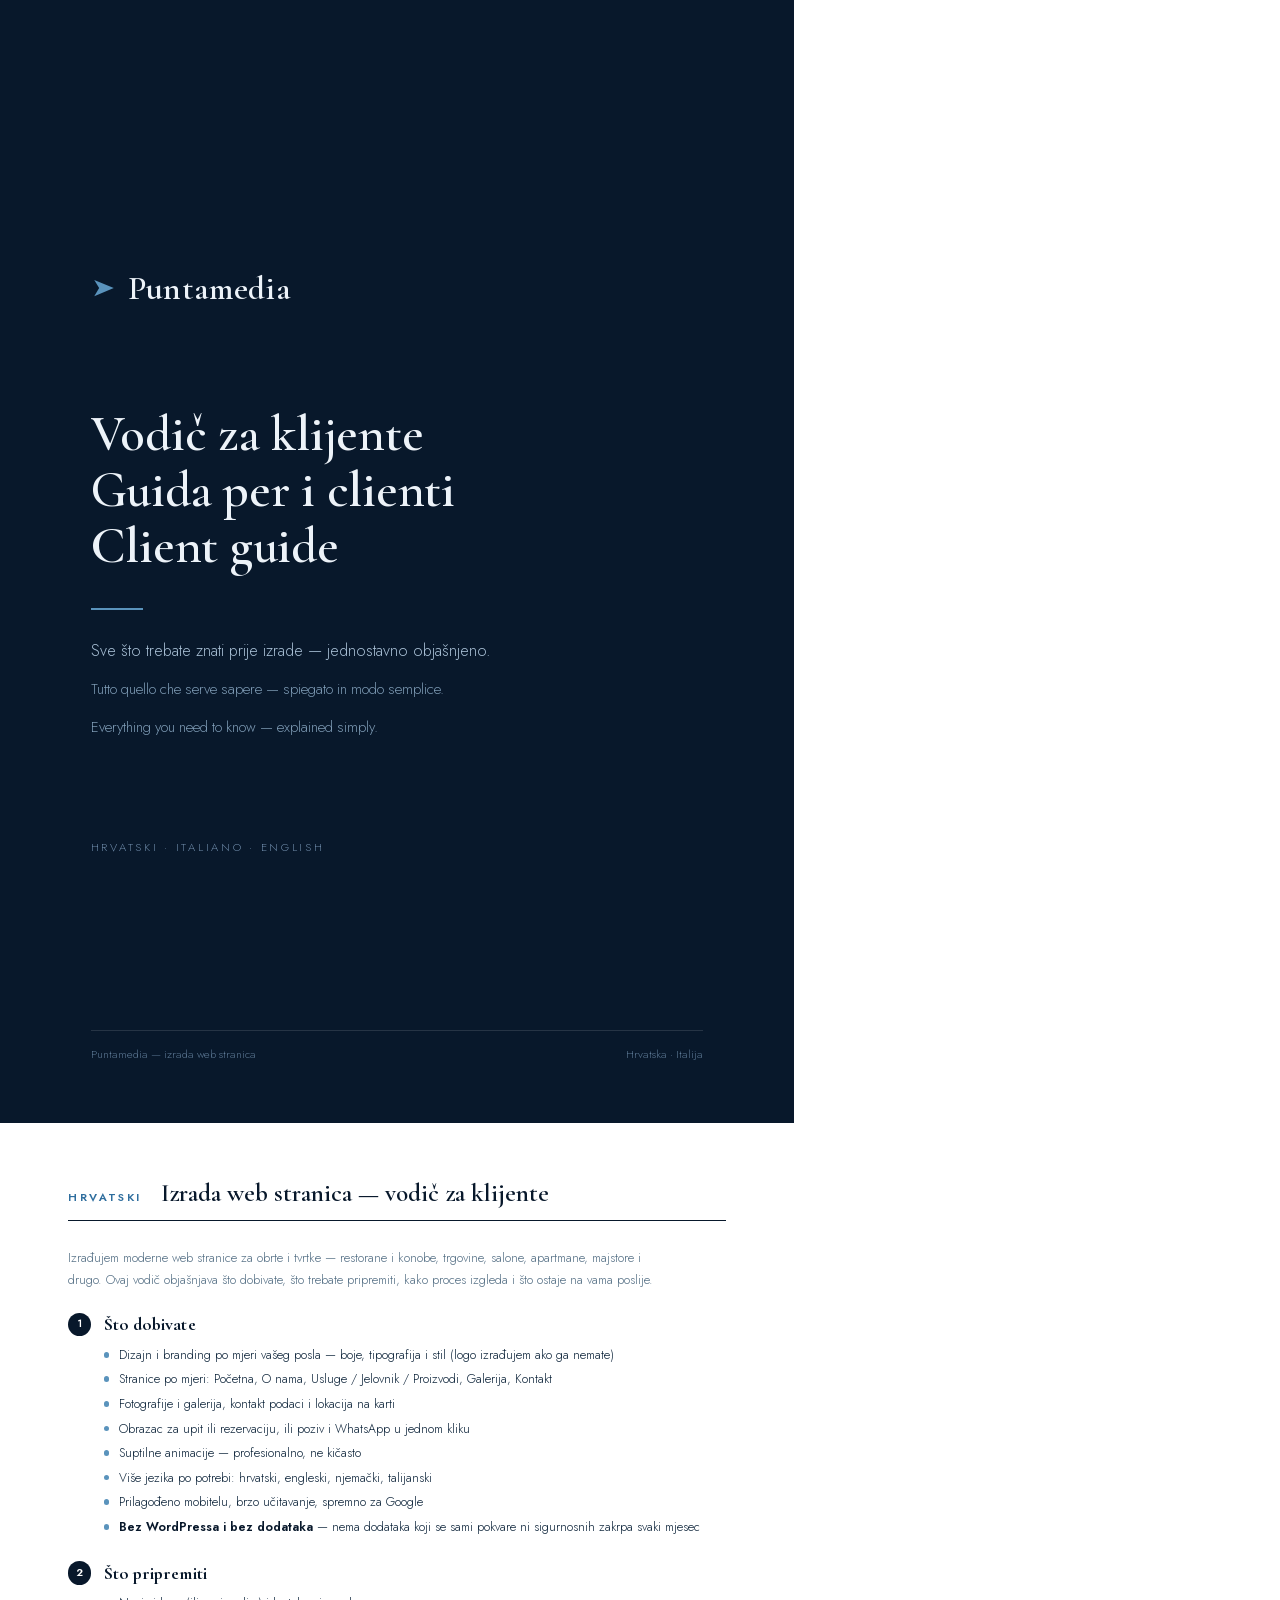
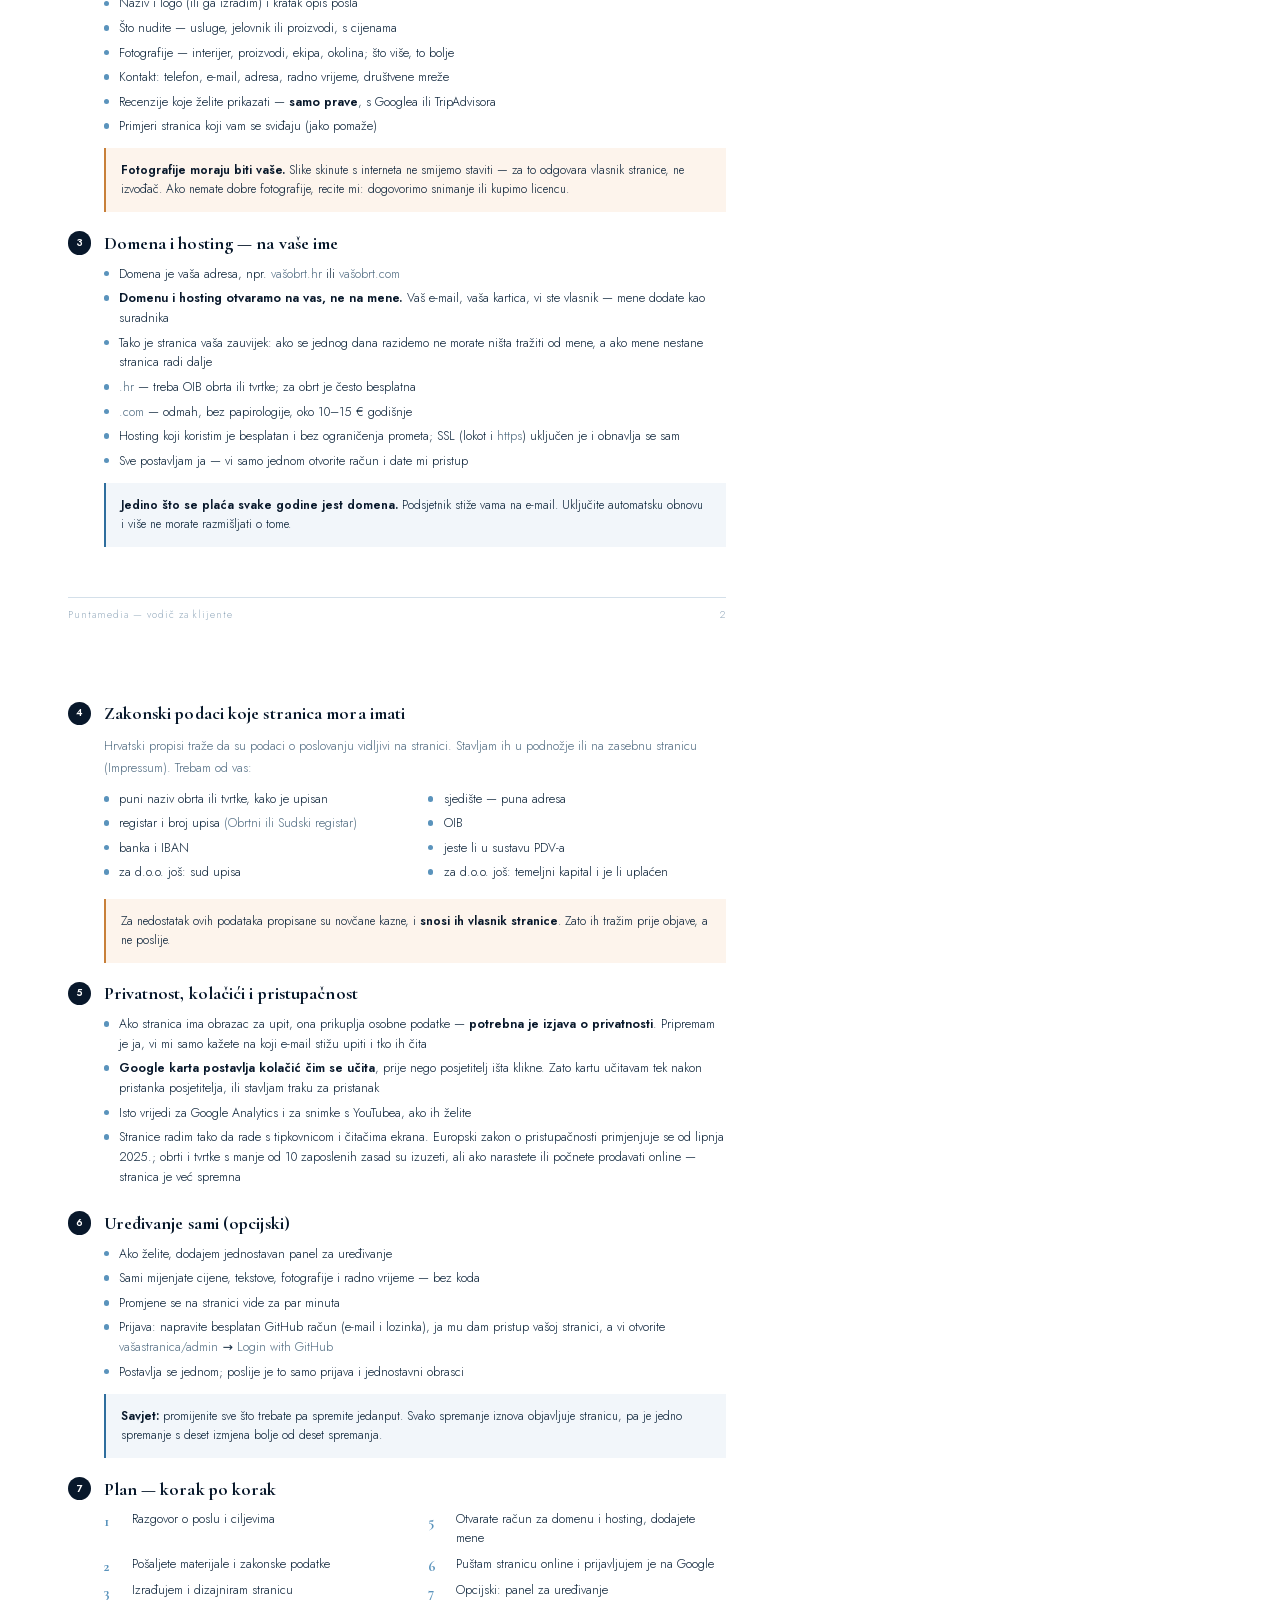
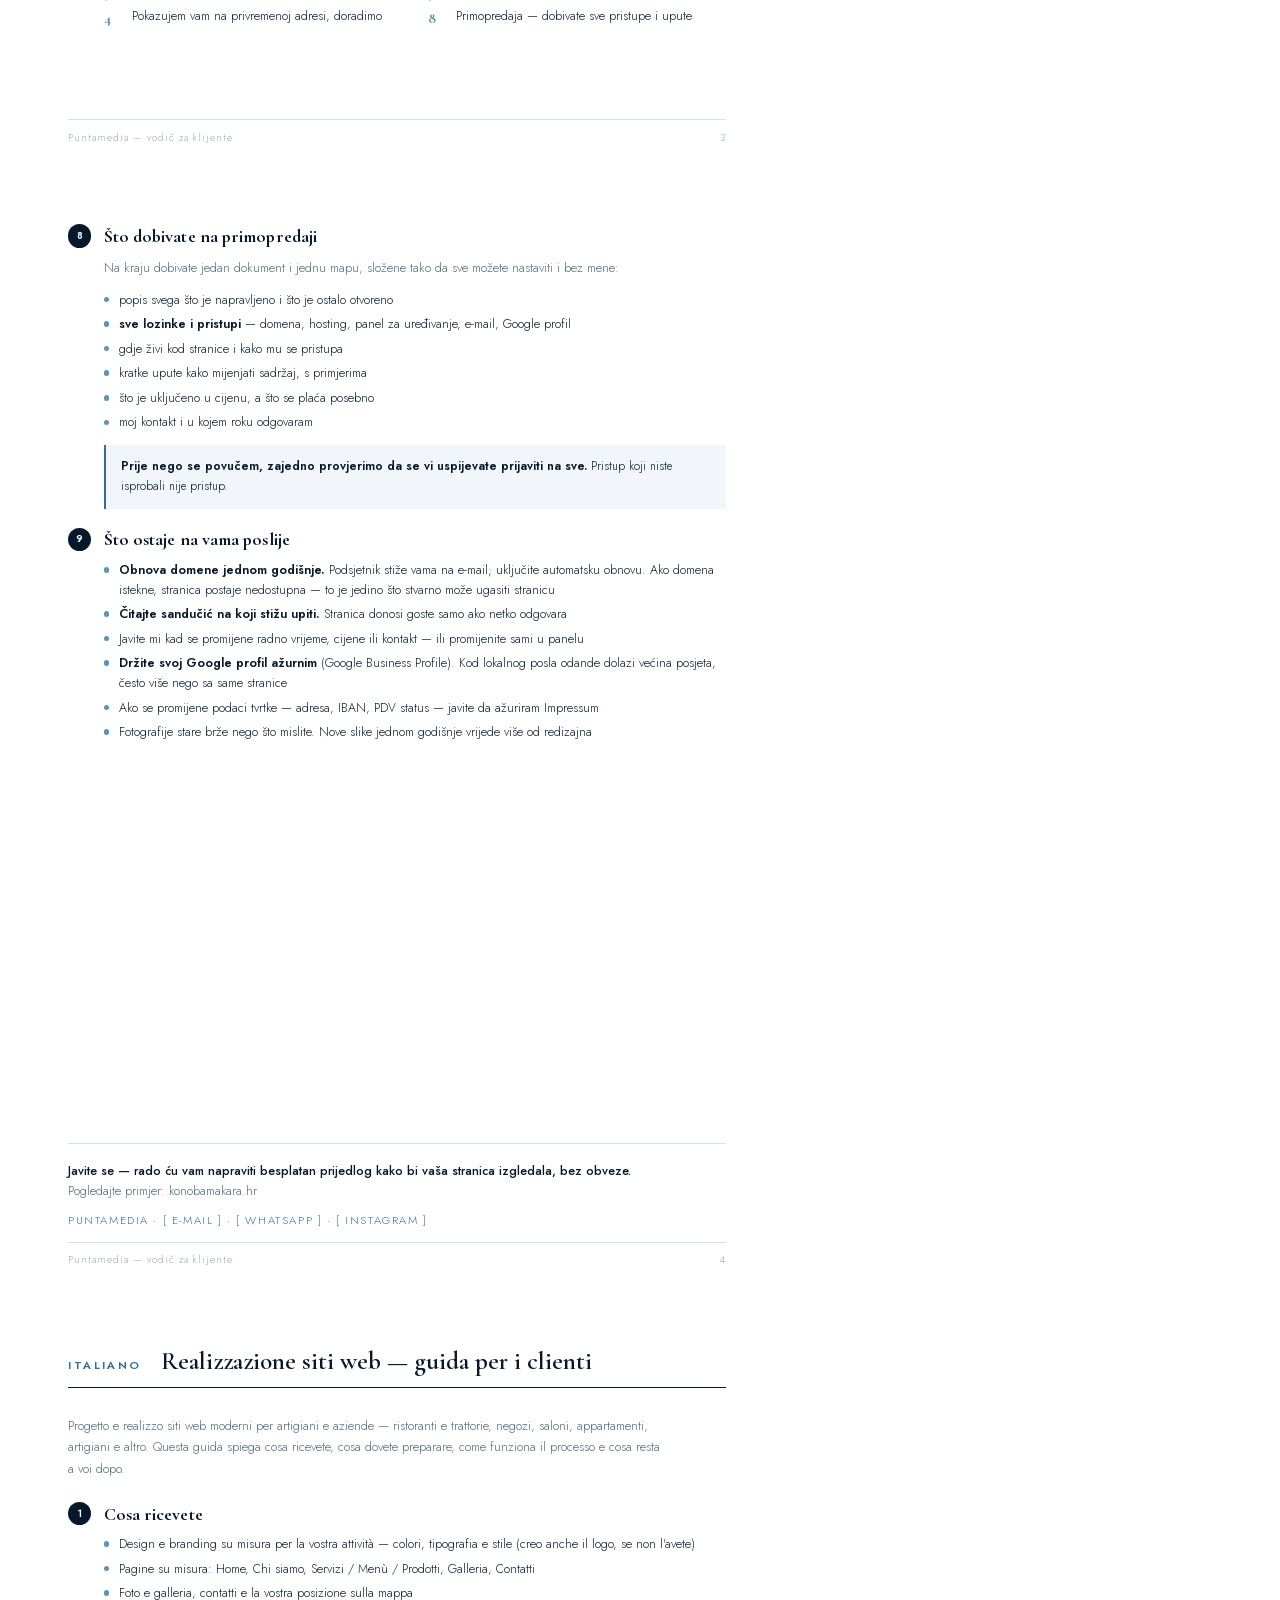
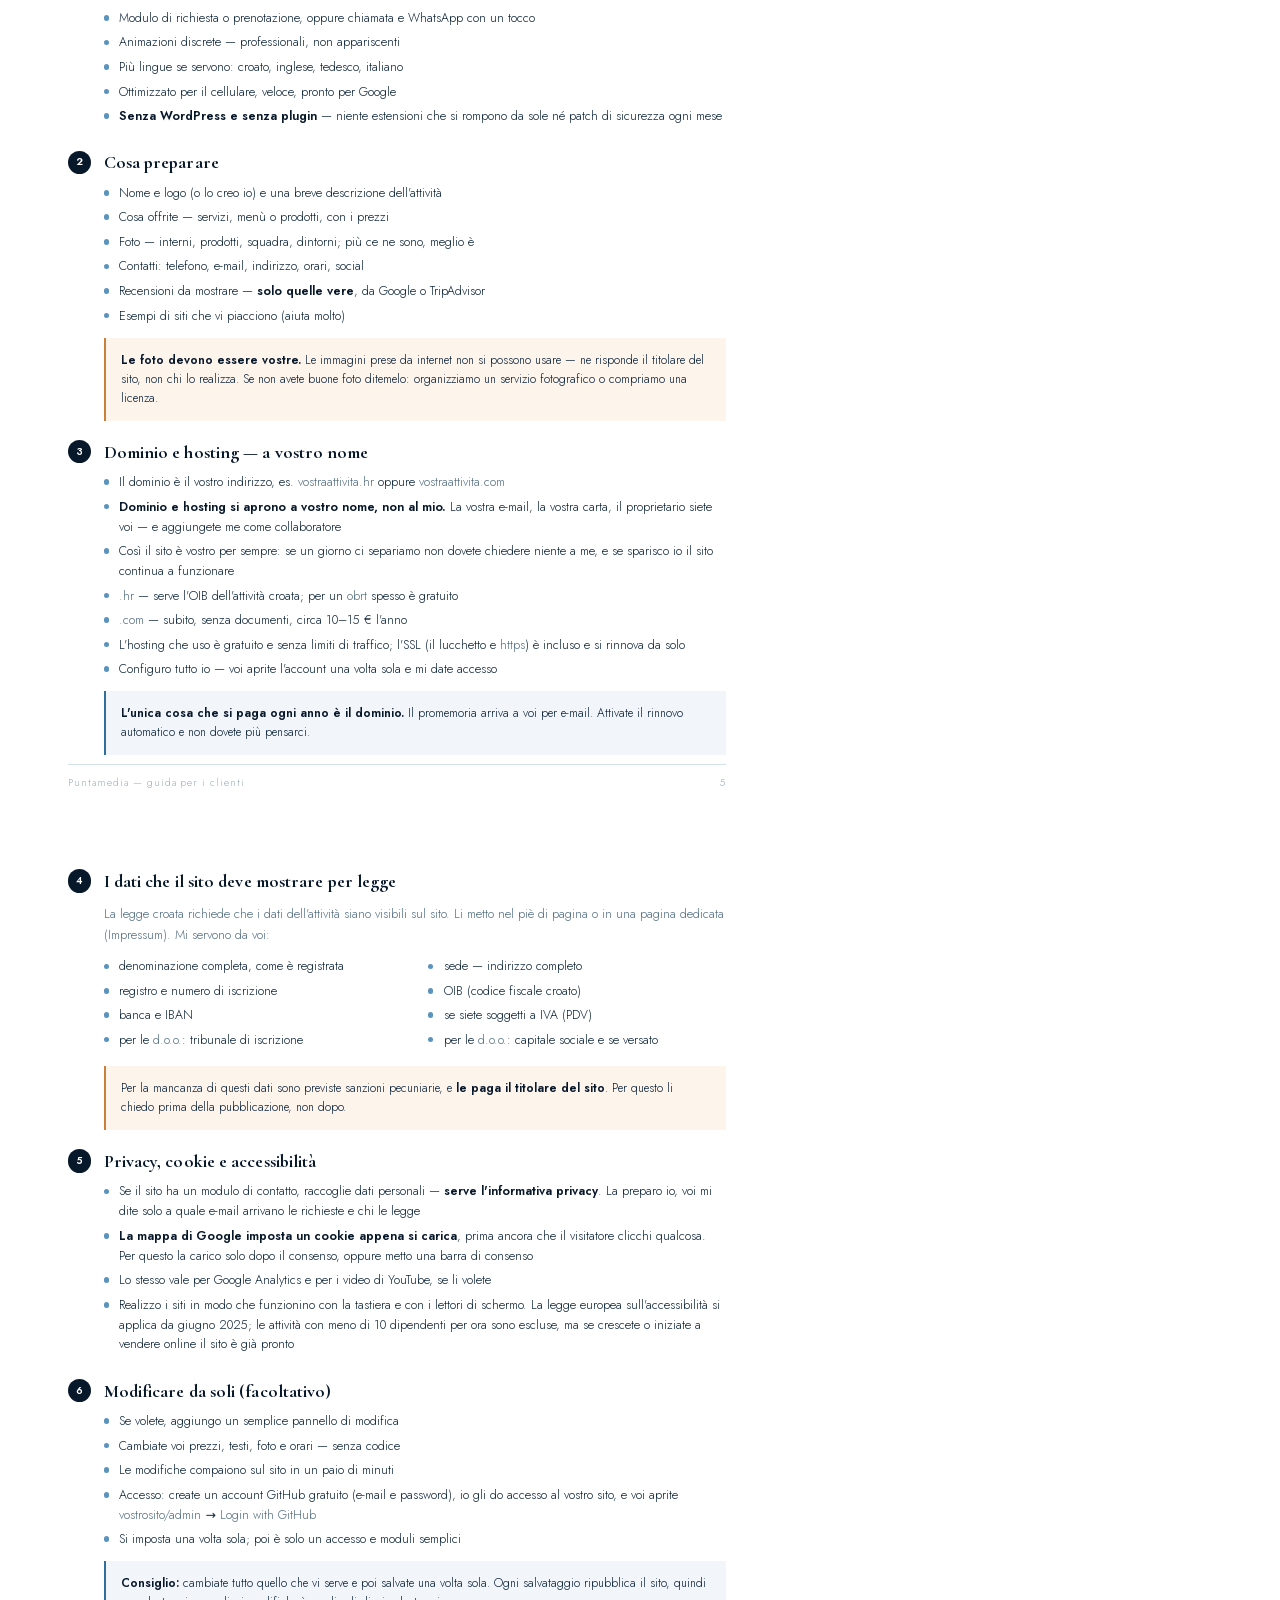
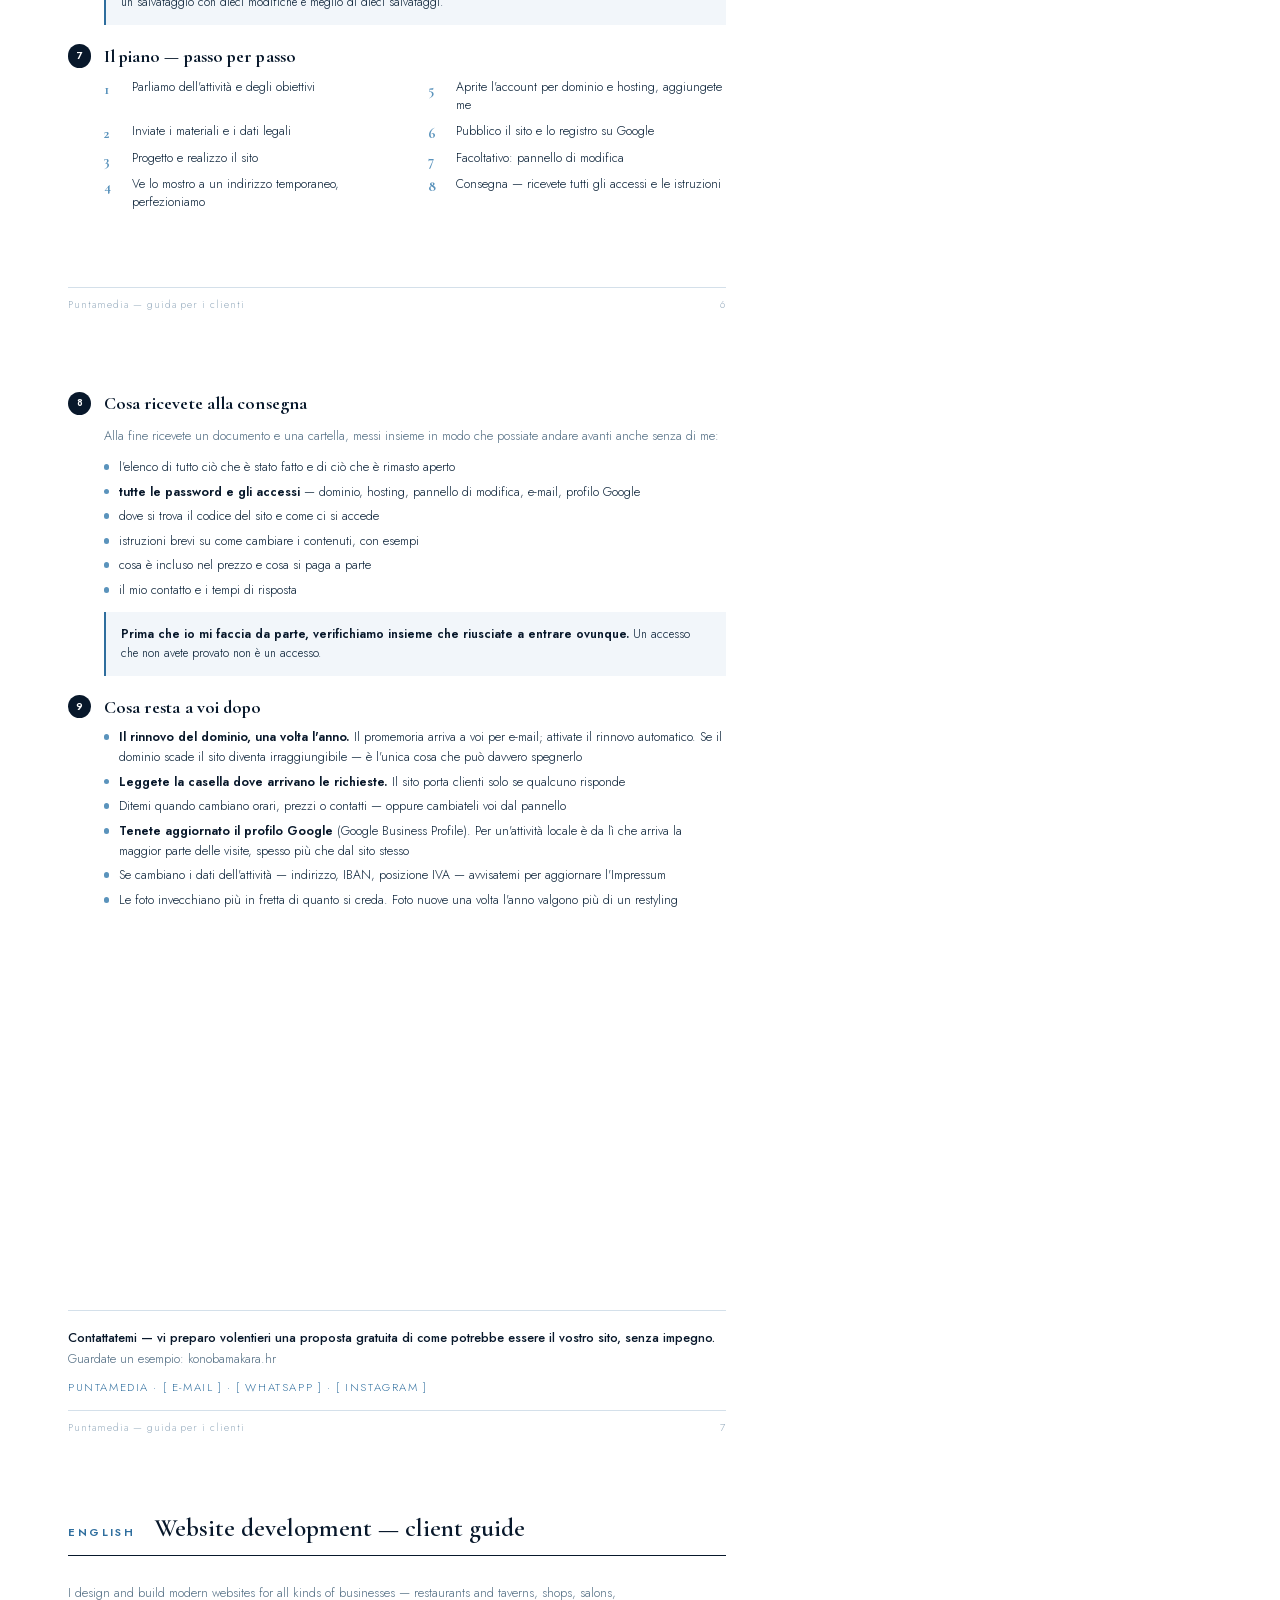
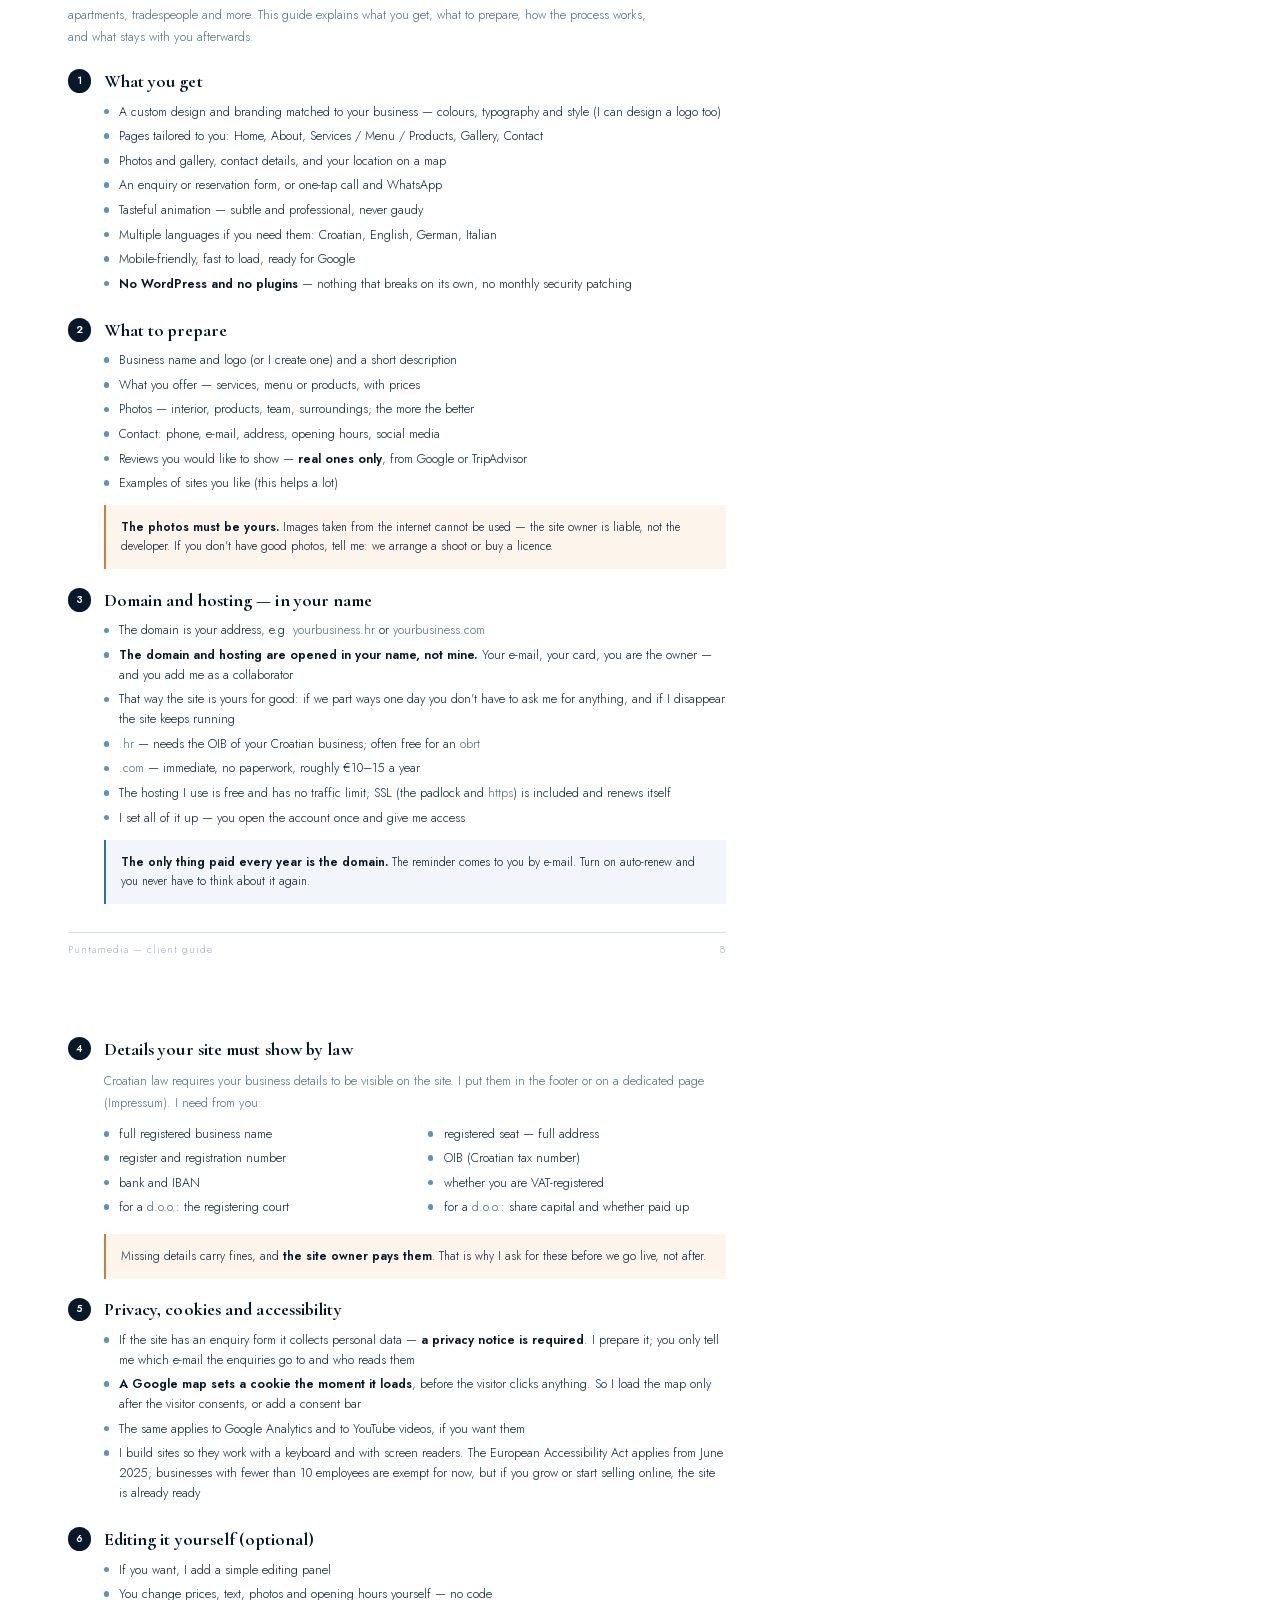
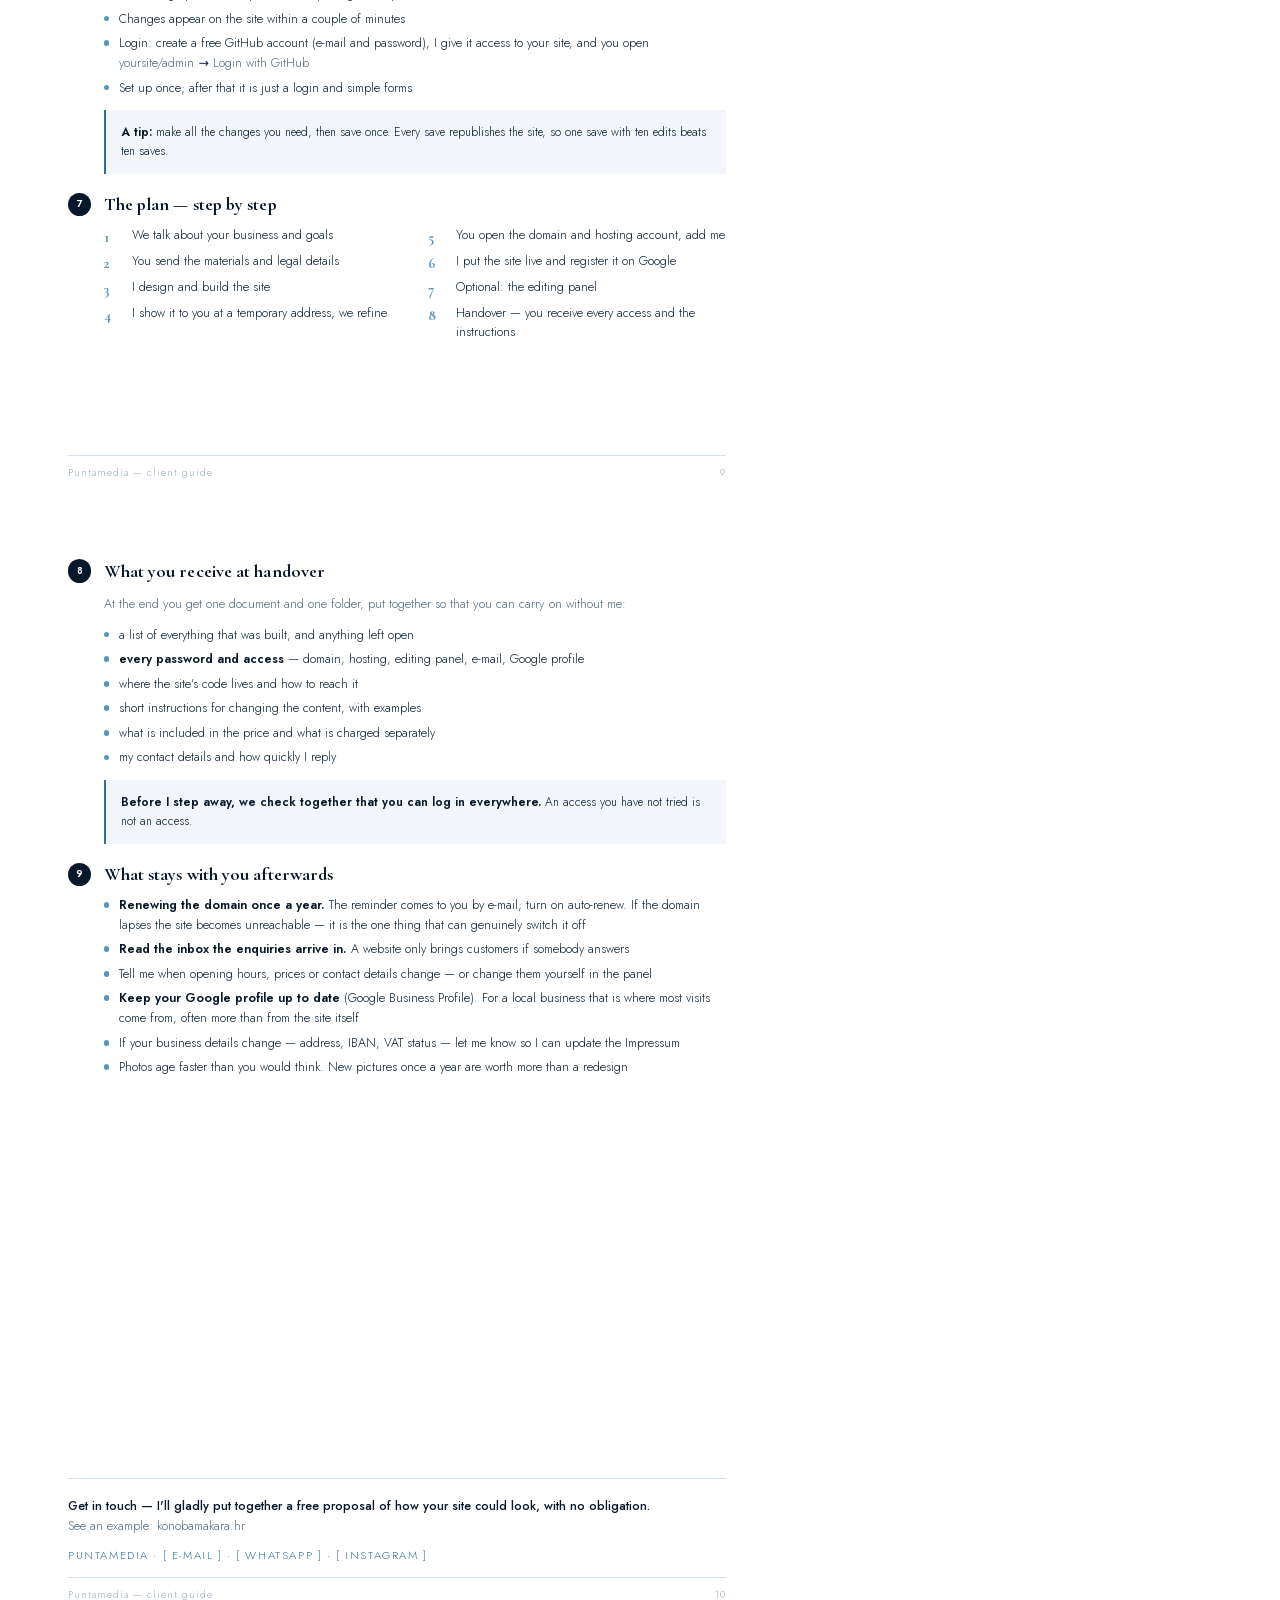
<file: guida-clienti/guida.html>
<!doctype html>
<html lang="hr">
<head>
<meta charset="utf-8">
<title>Puntamedia — vodič za klijente</title>
<link rel="stylesheet" href="../fonts/fonts.css">
<style>
  :root{
    --ink:#08182B;
    --navy:#1C3A64;
    --acc:#2F6E9E;
    --acc-soft:#5A93BC;
    --paper:#FFFFFF;
    --tint:#F2F6FA;
    --line:#D4E0EA;
    --text:#152B40;
    --muted:#5A7489;
    --serif:"Cormorant Garamond",Georgia,serif;
    --sans:"Jost",system-ui,sans-serif;
  }
  *{margin:0;padding:0;box-sizing:border-box}
  @page{size:A4;margin:0}
  html{-webkit-print-color-adjust:exact;print-color-adjust:exact}
  body{font-family:var(--sans);color:var(--text);background:var(--paper);font-weight:300}

  .page{width:210mm;height:297mm;padding:15mm 18mm 16mm;display:flex;flex-direction:column;
        page-break-after:always;position:relative;background:var(--paper);overflow:hidden}
  .page:last-child{page-break-after:auto}

  /* ---------- copertina ---------- */
  .cover{background:var(--ink);color:#EDF3F9;justify-content:center;padding:0 24mm}
  .cover .mark{display:flex;align-items:center;gap:11px;margin-bottom:26mm}
  .cover .mark svg{width:26px;height:26px}
  .cover .mark span{font-family:var(--serif);font-size:25pt;font-weight:600;letter-spacing:.01em}
  .cover h1{font-family:var(--serif);font-size:38pt;line-height:1.1;font-weight:600;letter-spacing:-.005em}
  .cover .rule{width:52px;height:2px;background:var(--acc-soft);margin:9mm 0 7mm}
  .cover .lead{font-size:12pt;line-height:1.7;color:#A9C0D6;max-width:118mm;font-weight:300}
  .cover .lead em{display:block;font-style:normal;color:#7E9BB5;font-size:11pt;margin-top:3.5mm}
  .cover .langs{margin-top:26mm;font-size:8.5pt;letter-spacing:.24em;text-transform:uppercase;color:#6E8AA8}
  .cover .foot{position:absolute;left:24mm;right:24mm;bottom:16mm;font-size:8.5pt;color:#5E7A96;
               border-top:1px solid rgba(255,255,255,.12);padding-top:4mm;display:flex;justify-content:space-between}

  /* ---------- intestazione lingua ---------- */
  .lang-head{display:flex;align-items:baseline;gap:5mm;border-bottom:1.5px solid var(--ink);
             padding-bottom:3mm;margin-bottom:7mm}
  .lang-head .code{font-family:var(--sans);font-size:8.5pt;font-weight:600;letter-spacing:.22em;
                   text-transform:uppercase;color:var(--acc)}
  .lang-head h2{font-family:var(--serif);font-size:19pt;font-weight:600;line-height:1.15;color:var(--ink)}
  .intro{font-size:9.5pt;line-height:1.72;color:var(--muted);margin-bottom:5.8mm;max-width:158mm}

  /* ---------- sezioni ---------- */
  .sec{margin-bottom:5mm;break-inside:avoid}
  .sec h3{display:flex;align-items:center;gap:3.2mm;font-family:var(--serif);font-size:13.5pt;
          font-weight:700;color:var(--ink);margin-bottom:2.6mm;letter-spacing:.005em}
  .sec h3 i{flex:none;width:6.2mm;height:6.2mm;border-radius:50%;background:var(--ink);color:#fff;
            font-family:var(--sans);font-style:normal;font-size:7.5pt;font-weight:600;
            display:flex;align-items:center;justify-content:center;line-height:1}
  ul{list-style:none;margin-left:9.4mm}
  li{position:relative;font-size:9.3pt;line-height:1.6;padding-left:4.2mm;margin-bottom:1.25mm}
  li::before{content:"";position:absolute;left:0;top:1.62mm;width:1.5mm;height:1.5mm;
             border-radius:50%;background:var(--acc-soft)}
  li b{font-weight:600;color:var(--ink)}
  li .q{color:var(--muted)}

  /* riquadro di rilievo */
  .note{margin:3mm 0 0 9.4mm;background:var(--tint);border-left:2.5px solid var(--acc);
        padding:3.4mm 4.2mm;font-size:9pt;line-height:1.6}
  .note b{font-weight:600;color:var(--ink)}
  .note.warn{background:#FDF4EC;border-left-color:#C8803A}

  /* elenco dati da fornire, in due colonne */
  .grid{margin-left:9.4mm;display:grid;grid-template-columns:1fr 1fr;gap:0 7mm}
  .grid li{margin-bottom:1.2mm}

  .steps{margin-left:9.4mm;display:grid;grid-template-columns:1fr 1fr;gap:2mm 7mm}
  .steps div{font-size:9.3pt;line-height:1.5;padding-left:7.5mm;position:relative}
  .steps div span{position:absolute;left:0;top:0;font-family:var(--serif);font-size:11pt;
                  font-weight:700;color:var(--acc-soft)}

  .cta{margin-top:auto;border-top:1px solid var(--line);padding-top:4.5mm;font-size:9.3pt;
       line-height:1.65;color:var(--muted)}
  .cta b{color:var(--ink);font-weight:500}
  .cta .contact{margin-top:2.5mm;font-size:8.5pt;letter-spacing:.14em;text-transform:uppercase;color:var(--acc)}

  .pfoot{position:absolute;left:18mm;right:18mm;bottom:6mm;display:flex;justify-content:space-between;
         font-size:7.5pt;letter-spacing:.1em;color:#93A9BC;border-top:1px solid var(--line);padding-top:2.5mm}
</style>
</head>
<body>

<!-- ============ COPERTINA ============ -->
<section class="page cover">
  <div class="mark">
    <svg viewBox="0 0 24 24" fill="none" aria-hidden="true"><path d="M3 4.5 L21 12 L3 19.5 L7.5 12 Z" fill="#5A93BC"/></svg>
    <span>Puntamedia</span>
  </div>
  <h1>Vodič za klijente<br>Guida per i clienti<br>Client guide</h1>
  <div class="rule"></div>
  <p class="lead">
    Sve što trebate znati prije izrade — jednostavno objašnjeno.
    <em>Tutto quello che serve sapere — spiegato in modo semplice.</em>
    <em>Everything you need to know — explained simply.</em>
  </p>
  <div class="langs">Hrvatski · Italiano · English</div>
  <div class="foot"><span>Puntamedia — izrada web stranica</span><span>Hrvatska · Italija</span></div>
</section>

<!-- ============ HRVATSKI 1 ============ -->
<section class="page">
  <div class="lang-head"><span class="code">Hrvatski</span><h2>Izrada web stranica — vodič za klijente</h2></div>
  <p class="intro">Izrađujem moderne web stranice za obrte i tvrtke — restorane i konobe, trgovine, salone, apartmane, majstore i drugo. Ovaj vodič objašnjava što dobivate, što trebate pripremiti, kako proces izgleda i što ostaje na vama poslije.</p>

  <div class="sec">
    <h3><i>1</i>Što dobivate</h3>
    <ul>
      <li>Dizajn i branding po mjeri vašeg posla — boje, tipografija i stil (logo izrađujem ako ga nemate)</li>
      <li>Stranice po mjeri: Početna, O nama, Usluge / Jelovnik / Proizvodi, Galerija, Kontakt</li>
      <li>Fotografije i galerija, kontakt podaci i lokacija na karti</li>
      <li>Obrazac za upit ili rezervaciju, ili poziv i WhatsApp u jednom kliku</li>
      <li>Suptilne animacije — profesionalno, ne kičasto</li>
      <li>Više jezika po potrebi: hrvatski, engleski, njemački, talijanski</li>
      <li>Prilagođeno mobitelu, brzo učitavanje, spremno za Google</li>
      <li><b>Bez WordPressa i bez dodataka</b> — nema dodataka koji se sami pokvare ni sigurnosnih zakrpa svaki mjesec</li>
    </ul>
  </div>

  <div class="sec">
    <h3><i>2</i>Što pripremiti</h3>
    <ul>
      <li>Naziv i logo (ili ga izradim) i kratak opis posla</li>
      <li>Što nudite — usluge, jelovnik ili proizvodi, s cijenama</li>
      <li>Fotografije — interijer, proizvodi, ekipa, okolina; što više, to bolje</li>
      <li>Kontakt: telefon, e-mail, adresa, radno vrijeme, društvene mreže</li>
      <li>Recenzije koje želite prikazati — <b>samo prave</b>, s Googlea ili TripAdvisora</li>
      <li>Primjeri stranica koji vam se sviđaju (jako pomaže)</li>
    </ul>
    <div class="note warn"><b>Fotografije moraju biti vaše.</b> Slike skinute s interneta ne smijemo staviti — za to odgovara vlasnik stranice, ne izvođač. Ako nemate dobre fotografije, recite mi: dogovorimo snimanje ili kupimo licencu.</div>
  </div>

  <div class="sec">
    <h3><i>3</i>Domena i hosting — na vaše ime</h3>
    <ul>
      <li>Domena je vaša adresa, npr. <span class="q">vašobrt.hr</span> ili <span class="q">vašobrt.com</span></li>
      <li><b>Domenu i hosting otvaramo na vas, ne na mene.</b> Vaš e-mail, vaša kartica, vi ste vlasnik — mene dodate kao suradnika</li>
      <li>Tako je stranica vaša zauvijek: ako se jednog dana razidemo ne morate ništa tražiti od mene, a ako mene nestane stranica radi dalje</li>
      <li><span class="q">.hr</span> — treba OIB obrta ili tvrtke; za obrt je često besplatna</li>
      <li><span class="q">.com</span> — odmah, bez papirologije, oko 10–15 € godišnje</li>
      <li>Hosting koji koristim je besplatan i bez ograničenja prometa; SSL (lokot i <span class="q">https</span>) uključen je i obnavlja se sam</li>
      <li>Sve postavljam ja — vi samo jednom otvorite račun i date mi pristup</li>
    </ul>
    <div class="note"><b>Jedino što se plaća svake godine jest domena.</b> Podsjetnik stiže vama na e-mail. Uključite automatsku obnovu i više ne morate razmišljati o tome.</div>
  </div>

  <div class="pfoot"><span>Puntamedia — vodič za klijente</span><span>2</span></div>
</section>

<!-- ============ HRVATSKI 2 ============ -->
<section class="page">
  <div class="sec">
    <h3><i>4</i>Zakonski podaci koje stranica mora imati</h3>
    <p class="intro" style="margin-left:9.4mm;margin-bottom:3mm;max-width:none">Hrvatski propisi traže da su podaci o poslovanju vidljivi na stranici. Stavljam ih u podnožje ili na zasebnu stranicu (Impressum). Trebam od vas:</p>
    <ul class="grid">
      <li>puni naziv obrta ili tvrtke, kako je upisan</li>
      <li>sjedište — puna adresa</li>
      <li>registar i broj upisa <span class="q">(Obrtni ili Sudski registar)</span></li>
      <li>OIB</li>
      <li>banka i IBAN</li>
      <li>jeste li u sustavu PDV-a</li>
      <li>za d.o.o. još: sud upisa</li>
      <li>za d.o.o. još: temeljni kapital i je li uplaćen</li>
    </ul>
    <div class="note warn">Za nedostatak ovih podataka propisane su novčane kazne, i <b>snosi ih vlasnik stranice</b>. Zato ih tražim prije objave, a ne poslije.</div>
  </div>

  <div class="sec">
    <h3><i>5</i>Privatnost, kolačići i pristupačnost</h3>
    <ul>
      <li>Ako stranica ima obrazac za upit, ona prikuplja osobne podatke — <b>potrebna je izjava o privatnosti</b>. Pripremam je ja, vi mi samo kažete na koji e-mail stižu upiti i tko ih čita</li>
      <li><b>Google karta postavlja kolačić čim se učita</b>, prije nego posjetitelj išta klikne. Zato kartu učitavam tek nakon pristanka posjetitelja, ili stavljam traku za pristanak</li>
      <li>Isto vrijedi za Google Analytics i za snimke s YouTubea, ako ih želite</li>
      <li>Stranice radim tako da rade s tipkovnicom i čitačima ekrana. Europski zakon o pristupačnosti primjenjuje se od lipnja 2025.; obrti i tvrtke s manje od 10 zaposlenih zasad su izuzeti, ali ako narastete ili počnete prodavati online — stranica je već spremna</li>
    </ul>
  </div>

  <div class="sec">
    <h3><i>6</i>Uređivanje sami (opcijski)</h3>
    <ul>
      <li>Ako želite, dodajem jednostavan panel za uređivanje</li>
      <li>Sami mijenjate cijene, tekstove, fotografije i radno vrijeme — bez koda</li>
      <li>Promjene se na stranici vide za par minuta</li>
      <li>Prijava: napravite besplatan GitHub račun (e-mail i lozinka), ja mu dam pristup vašoj stranici, a vi otvorite <span class="q">vašastranica/admin</span> → <span class="q">Login with GitHub</span></li>
      <li>Postavlja se jednom; poslije je to samo prijava i jednostavni obrasci</li>
    </ul>
    <div class="note"><b>Savjet:</b> promijenite sve što trebate pa spremite jedanput. Svako spremanje iznova objavljuje stranicu, pa je jedno spremanje s deset izmjena bolje od deset spremanja.</div>
  </div>

  <div class="sec">
    <h3><i>7</i>Plan — korak po korak</h3>
    <div class="steps">
      <div><span>1</span>Razgovor o poslu i ciljevima</div>
      <div><span>5</span>Otvarate račun za domenu i hosting, dodajete mene</div>
      <div><span>2</span>Pošaljete materijale i zakonske podatke</div>
      <div><span>6</span>Puštam stranicu online i prijavljujem je na Google</div>
      <div><span>3</span>Izrađujem i dizajniram stranicu</div>
      <div><span>7</span>Opcijski: panel za uređivanje</div>
      <div><span>4</span>Pokazujem vam na privremenoj adresi, doradimo</div>
      <div><span>8</span>Primopredaja — dobivate sve pristupe i upute</div>
    </div>
  </div>

  <div class="pfoot"><span>Puntamedia — vodič za klijente</span><span>3</span></div>
</section>

<!-- ============ HRVATSKI 3 ============ -->
<section class="page">
  <div class="sec">
    <h3><i>8</i>Što dobivate na primopredaji</h3>
    <p class="intro" style="margin-left:9.4mm;margin-bottom:3mm;max-width:none">Na kraju dobivate jedan dokument i jednu mapu, složene tako da sve možete nastaviti i bez mene:</p>
    <ul>
      <li>popis svega što je napravljeno i što je ostalo otvoreno</li>
      <li><b>sve lozinke i pristupi</b> — domena, hosting, panel za uređivanje, e-mail, Google profil</li>
      <li>gdje živi kod stranice i kako mu se pristupa</li>
      <li>kratke upute kako mijenjati sadržaj, s primjerima</li>
      <li>što je uključeno u cijenu, a što se plaća posebno</li>
      <li>moj kontakt i u kojem roku odgovaram</li>
    </ul>
    <div class="note"><b>Prije nego se povučem, zajedno provjerimo da se vi uspijevate prijaviti na sve.</b> Pristup koji niste isprobali nije pristup.</div>
  </div>

  <div class="sec">
    <h3><i>9</i>Što ostaje na vama poslije</h3>
    <ul>
      <li><b>Obnova domene jednom godišnje.</b> Podsjetnik stiže vama na e-mail; uključite automatsku obnovu. Ako domena istekne, stranica postaje nedostupna — to je jedino što stvarno može ugasiti stranicu</li>
      <li><b>Čitajte sandučić na koji stižu upiti.</b> Stranica donosi goste samo ako netko odgovara</li>
      <li>Javite mi kad se promijene radno vrijeme, cijene ili kontakt — ili promijenite sami u panelu</li>
      <li><b>Držite svoj Google profil ažurnim</b> (Google Business Profile). Kod lokalnog posla odande dolazi većina posjeta, često više nego sa same stranice</li>
      <li>Ako se promijene podaci tvrtke — adresa, IBAN, PDV status — javite da ažuriram Impressum</li>
      <li>Fotografije stare brže nego što mislite. Nove slike jednom godišnje vrijede više od redizajna</li>
    </ul>
  </div>

  <div class="cta">
    <b>Javite se — rado ću vam napraviti besplatan prijedlog kako bi vaša stranica izgledala, bez obveze.</b><br>
    Pogledajte primjer: konobamakara.hr
    <div class="contact">Puntamedia · [ e-mail ] · [ WhatsApp ] · [ Instagram ]</div>
  </div>

  <div class="pfoot"><span>Puntamedia — vodič za klijente</span><span>4</span></div>
</section>

<!-- ============ ITALIANO 1 ============ -->
<section class="page">
  <div class="lang-head"><span class="code">Italiano</span><h2>Realizzazione siti web — guida per i clienti</h2></div>
  <p class="intro">Progetto e realizzo siti web moderni per artigiani e aziende — ristoranti e trattorie, negozi, saloni, appartamenti, artigiani e altro. Questa guida spiega cosa ricevete, cosa dovete preparare, come funziona il processo e cosa resta a voi dopo.</p>

  <div class="sec">
    <h3><i>1</i>Cosa ricevete</h3>
    <ul>
      <li>Design e branding su misura per la vostra attività — colori, tipografia e stile (creo anche il logo, se non l'avete)</li>
      <li>Pagine su misura: Home, Chi siamo, Servizi / Menù / Prodotti, Galleria, Contatti</li>
      <li>Foto e galleria, contatti e la vostra posizione sulla mappa</li>
      <li>Modulo di richiesta o prenotazione, oppure chiamata e WhatsApp con un tocco</li>
      <li>Animazioni discrete — professionali, non appariscenti</li>
      <li>Più lingue se servono: croato, inglese, tedesco, italiano</li>
      <li>Ottimizzato per il cellulare, veloce, pronto per Google</li>
      <li><b>Senza WordPress e senza plugin</b> — niente estensioni che si rompono da sole né patch di sicurezza ogni mese</li>
    </ul>
  </div>

  <div class="sec">
    <h3><i>2</i>Cosa preparare</h3>
    <ul>
      <li>Nome e logo (o lo creo io) e una breve descrizione dell'attività</li>
      <li>Cosa offrite — servizi, menù o prodotti, con i prezzi</li>
      <li>Foto — interni, prodotti, squadra, dintorni; più ce ne sono, meglio è</li>
      <li>Contatti: telefono, e-mail, indirizzo, orari, social</li>
      <li>Recensioni da mostrare — <b>solo quelle vere</b>, da Google o TripAdvisor</li>
      <li>Esempi di siti che vi piacciono (aiuta molto)</li>
    </ul>
    <div class="note warn"><b>Le foto devono essere vostre.</b> Le immagini prese da internet non si possono usare — ne risponde il titolare del sito, non chi lo realizza. Se non avete buone foto ditemelo: organizziamo un servizio fotografico o compriamo una licenza.</div>
  </div>

  <div class="sec">
    <h3><i>3</i>Dominio e hosting — a vostro nome</h3>
    <ul>
      <li>Il dominio è il vostro indirizzo, es. <span class="q">vostraattivita.hr</span> oppure <span class="q">vostraattivita.com</span></li>
      <li><b>Dominio e hosting si aprono a vostro nome, non al mio.</b> La vostra e-mail, la vostra carta, il proprietario siete voi — e aggiungete me come collaboratore</li>
      <li>Così il sito è vostro per sempre: se un giorno ci separiamo non dovete chiedere niente a me, e se sparisco io il sito continua a funzionare</li>
      <li><span class="q">.hr</span> — serve l'OIB dell'attività croata; per un <span class="q">obrt</span> spesso è gratuito</li>
      <li><span class="q">.com</span> — subito, senza documenti, circa 10–15 € l'anno</li>
      <li>L'hosting che uso è gratuito e senza limiti di traffico; l'SSL (il lucchetto e <span class="q">https</span>) è incluso e si rinnova da solo</li>
      <li>Configuro tutto io — voi aprite l'account una volta sola e mi date accesso</li>
    </ul>
    <div class="note"><b>L'unica cosa che si paga ogni anno è il dominio.</b> Il promemoria arriva a voi per e-mail. Attivate il rinnovo automatico e non dovete più pensarci.</div>
  </div>

  <div class="pfoot"><span>Puntamedia — guida per i clienti</span><span>5</span></div>
</section>

<!-- ============ ITALIANO 2 ============ -->
<section class="page">
  <div class="sec">
    <h3><i>4</i>I dati che il sito deve mostrare per legge</h3>
    <p class="intro" style="margin-left:9.4mm;margin-bottom:3mm;max-width:none">La legge croata richiede che i dati dell'attività siano visibili sul sito. Li metto nel piè di pagina o in una pagina dedicata (Impressum). Mi servono da voi:</p>
    <ul class="grid">
      <li>denominazione completa, come è registrata</li>
      <li>sede — indirizzo completo</li>
      <li>registro e numero di iscrizione</li>
      <li>OIB (codice fiscale croato)</li>
      <li>banca e IBAN</li>
      <li>se siete soggetti a IVA (PDV)</li>
      <li>per le <span class="q">d.o.o.</span>: tribunale di iscrizione</li>
      <li>per le <span class="q">d.o.o.</span>: capitale sociale e se versato</li>
    </ul>
    <div class="note warn">Per la mancanza di questi dati sono previste sanzioni pecuniarie, e <b>le paga il titolare del sito</b>. Per questo li chiedo prima della pubblicazione, non dopo.</div>
  </div>

  <div class="sec">
    <h3><i>5</i>Privacy, cookie e accessibilità</h3>
    <ul>
      <li>Se il sito ha un modulo di contatto, raccoglie dati personali — <b>serve l'informativa privacy</b>. La preparo io, voi mi dite solo a quale e-mail arrivano le richieste e chi le legge</li>
      <li><b>La mappa di Google imposta un cookie appena si carica</b>, prima ancora che il visitatore clicchi qualcosa. Per questo la carico solo dopo il consenso, oppure metto una barra di consenso</li>
      <li>Lo stesso vale per Google Analytics e per i video di YouTube, se li volete</li>
      <li>Realizzo i siti in modo che funzionino con la tastiera e con i lettori di schermo. La legge europea sull'accessibilità si applica da giugno 2025; le attività con meno di 10 dipendenti per ora sono escluse, ma se crescete o iniziate a vendere online il sito è già pronto</li>
    </ul>
  </div>

  <div class="sec">
    <h3><i>6</i>Modificare da soli (facoltativo)</h3>
    <ul>
      <li>Se volete, aggiungo un semplice pannello di modifica</li>
      <li>Cambiate voi prezzi, testi, foto e orari — senza codice</li>
      <li>Le modifiche compaiono sul sito in un paio di minuti</li>
      <li>Accesso: create un account GitHub gratuito (e-mail e password), io gli do accesso al vostro sito, e voi aprite <span class="q">vostrosito/admin</span> → <span class="q">Login with GitHub</span></li>
      <li>Si imposta una volta sola; poi è solo un accesso e moduli semplici</li>
    </ul>
    <div class="note"><b>Consiglio:</b> cambiate tutto quello che vi serve e poi salvate una volta sola. Ogni salvataggio ripubblica il sito, quindi un salvataggio con dieci modifiche è meglio di dieci salvataggi.</div>
  </div>

  <div class="sec">
    <h3><i>7</i>Il piano — passo per passo</h3>
    <div class="steps">
      <div><span>1</span>Parliamo dell'attività e degli obiettivi</div>
      <div><span>5</span>Aprite l'account per dominio e hosting, aggiungete me</div>
      <div><span>2</span>Inviate i materiali e i dati legali</div>
      <div><span>6</span>Pubblico il sito e lo registro su Google</div>
      <div><span>3</span>Progetto e realizzo il sito</div>
      <div><span>7</span>Facoltativo: pannello di modifica</div>
      <div><span>4</span>Ve lo mostro a un indirizzo temporaneo, perfezioniamo</div>
      <div><span>8</span>Consegna — ricevete tutti gli accessi e le istruzioni</div>
    </div>
  </div>

  <div class="pfoot"><span>Puntamedia — guida per i clienti</span><span>6</span></div>
</section>

<!-- ============ ITALIANO 3 ============ -->
<section class="page">
  <div class="sec">
    <h3><i>8</i>Cosa ricevete alla consegna</h3>
    <p class="intro" style="margin-left:9.4mm;margin-bottom:3mm;max-width:none">Alla fine ricevete un documento e una cartella, messi insieme in modo che possiate andare avanti anche senza di me:</p>
    <ul>
      <li>l'elenco di tutto ciò che è stato fatto e di ciò che è rimasto aperto</li>
      <li><b>tutte le password e gli accessi</b> — dominio, hosting, pannello di modifica, e-mail, profilo Google</li>
      <li>dove si trova il codice del sito e come ci si accede</li>
      <li>istruzioni brevi su come cambiare i contenuti, con esempi</li>
      <li>cosa è incluso nel prezzo e cosa si paga a parte</li>
      <li>il mio contatto e i tempi di risposta</li>
    </ul>
    <div class="note"><b>Prima che io mi faccia da parte, verifichiamo insieme che riusciate a entrare ovunque.</b> Un accesso che non avete provato non è un accesso.</div>
  </div>

  <div class="sec">
    <h3><i>9</i>Cosa resta a voi dopo</h3>
    <ul>
      <li><b>Il rinnovo del dominio, una volta l'anno.</b> Il promemoria arriva a voi per e-mail; attivate il rinnovo automatico. Se il dominio scade il sito diventa irraggiungibile — è l'unica cosa che può davvero spegnerlo</li>
      <li><b>Leggete la casella dove arrivano le richieste.</b> Il sito porta clienti solo se qualcuno risponde</li>
      <li>Ditemi quando cambiano orari, prezzi o contatti — oppure cambiateli voi dal pannello</li>
      <li><b>Tenete aggiornato il profilo Google</b> (Google Business Profile). Per un'attività locale è da lì che arriva la maggior parte delle visite, spesso più che dal sito stesso</li>
      <li>Se cambiano i dati dell'attività — indirizzo, IBAN, posizione IVA — avvisatemi per aggiornare l'Impressum</li>
      <li>Le foto invecchiano più in fretta di quanto si creda. Foto nuove una volta l'anno valgono più di un restyling</li>
    </ul>
  </div>

  <div class="cta">
    <b>Contattatemi — vi preparo volentieri una proposta gratuita di come potrebbe essere il vostro sito, senza impegno.</b><br>
    Guardate un esempio: konobamakara.hr
    <div class="contact">Puntamedia · [ e-mail ] · [ WhatsApp ] · [ Instagram ]</div>
  </div>

  <div class="pfoot"><span>Puntamedia — guida per i clienti</span><span>7</span></div>
</section>

<!-- ============ ENGLISH 1 ============ -->
<section class="page">
  <div class="lang-head"><span class="code">English</span><h2>Website development — client guide</h2></div>
  <p class="intro">I design and build modern websites for all kinds of businesses — restaurants and taverns, shops, salons, apartments, tradespeople and more. This guide explains what you get, what to prepare, how the process works, and what stays with you afterwards.</p>

  <div class="sec">
    <h3><i>1</i>What you get</h3>
    <ul>
      <li>A custom design and branding matched to your business — colours, typography and style (I can design a logo too)</li>
      <li>Pages tailored to you: Home, About, Services / Menu / Products, Gallery, Contact</li>
      <li>Photos and gallery, contact details, and your location on a map</li>
      <li>An enquiry or reservation form, or one-tap call and WhatsApp</li>
      <li>Tasteful animation — subtle and professional, never gaudy</li>
      <li>Multiple languages if you need them: Croatian, English, German, Italian</li>
      <li>Mobile-friendly, fast to load, ready for Google</li>
      <li><b>No WordPress and no plugins</b> — nothing that breaks on its own, no monthly security patching</li>
    </ul>
  </div>

  <div class="sec">
    <h3><i>2</i>What to prepare</h3>
    <ul>
      <li>Business name and logo (or I create one) and a short description</li>
      <li>What you offer — services, menu or products, with prices</li>
      <li>Photos — interior, products, team, surroundings; the more the better</li>
      <li>Contact: phone, e-mail, address, opening hours, social media</li>
      <li>Reviews you would like to show — <b>real ones only</b>, from Google or TripAdvisor</li>
      <li>Examples of sites you like (this helps a lot)</li>
    </ul>
    <div class="note warn"><b>The photos must be yours.</b> Images taken from the internet cannot be used — the site owner is liable, not the developer. If you don't have good photos, tell me: we arrange a shoot or buy a licence.</div>
  </div>

  <div class="sec">
    <h3><i>3</i>Domain and hosting — in your name</h3>
    <ul>
      <li>The domain is your address, e.g. <span class="q">yourbusiness.hr</span> or <span class="q">yourbusiness.com</span></li>
      <li><b>The domain and hosting are opened in your name, not mine.</b> Your e-mail, your card, you are the owner — and you add me as a collaborator</li>
      <li>That way the site is yours for good: if we part ways one day you don't have to ask me for anything, and if I disappear the site keeps running</li>
      <li><span class="q">.hr</span> — needs the OIB of your Croatian business; often free for an <span class="q">obrt</span></li>
      <li><span class="q">.com</span> — immediate, no paperwork, roughly €10–15 a year</li>
      <li>The hosting I use is free and has no traffic limit; SSL (the padlock and <span class="q">https</span>) is included and renews itself</li>
      <li>I set all of it up — you open the account once and give me access</li>
    </ul>
    <div class="note"><b>The only thing paid every year is the domain.</b> The reminder comes to you by e-mail. Turn on auto-renew and you never have to think about it again.</div>
  </div>

  <div class="pfoot"><span>Puntamedia — client guide</span><span>8</span></div>
</section>

<!-- ============ ENGLISH 2 ============ -->
<section class="page">
  <div class="sec">
    <h3><i>4</i>Details your site must show by law</h3>
    <p class="intro" style="margin-left:9.4mm;margin-bottom:3mm;max-width:none">Croatian law requires your business details to be visible on the site. I put them in the footer or on a dedicated page (Impressum). I need from you:</p>
    <ul class="grid">
      <li>full registered business name</li>
      <li>registered seat — full address</li>
      <li>register and registration number</li>
      <li>OIB (Croatian tax number)</li>
      <li>bank and IBAN</li>
      <li>whether you are VAT-registered</li>
      <li>for a <span class="q">d.o.o.</span>: the registering court</li>
      <li>for a <span class="q">d.o.o.</span>: share capital and whether paid up</li>
    </ul>
    <div class="note warn">Missing details carry fines, and <b>the site owner pays them</b>. That is why I ask for these before we go live, not after.</div>
  </div>

  <div class="sec">
    <h3><i>5</i>Privacy, cookies and accessibility</h3>
    <ul>
      <li>If the site has an enquiry form it collects personal data — <b>a privacy notice is required</b>. I prepare it; you only tell me which e-mail the enquiries go to and who reads them</li>
      <li><b>A Google map sets a cookie the moment it loads</b>, before the visitor clicks anything. So I load the map only after the visitor consents, or add a consent bar</li>
      <li>The same applies to Google Analytics and to YouTube videos, if you want them</li>
      <li>I build sites so they work with a keyboard and with screen readers. The European Accessibility Act applies from June 2025; businesses with fewer than 10 employees are exempt for now, but if you grow or start selling online, the site is already ready</li>
    </ul>
  </div>

  <div class="sec">
    <h3><i>6</i>Editing it yourself (optional)</h3>
    <ul>
      <li>If you want, I add a simple editing panel</li>
      <li>You change prices, text, photos and opening hours yourself — no code</li>
      <li>Changes appear on the site within a couple of minutes</li>
      <li>Login: create a free GitHub account (e-mail and password), I give it access to your site, and you open <span class="q">yoursite/admin</span> → <span class="q">Login with GitHub</span></li>
      <li>Set up once; after that it is just a login and simple forms</li>
    </ul>
    <div class="note"><b>A tip:</b> make all the changes you need, then save once. Every save republishes the site, so one save with ten edits beats ten saves.</div>
  </div>

  <div class="sec">
    <h3><i>7</i>The plan — step by step</h3>
    <div class="steps">
      <div><span>1</span>We talk about your business and goals</div>
      <div><span>5</span>You open the domain and hosting account, add me</div>
      <div><span>2</span>You send the materials and legal details</div>
      <div><span>6</span>I put the site live and register it on Google</div>
      <div><span>3</span>I design and build the site</div>
      <div><span>7</span>Optional: the editing panel</div>
      <div><span>4</span>I show it to you at a temporary address, we refine</div>
      <div><span>8</span>Handover — you receive every access and the instructions</div>
    </div>
  </div>

  <div class="pfoot"><span>Puntamedia — client guide</span><span>9</span></div>
</section>

<!-- ============ ENGLISH 3 ============ -->
<section class="page">
  <div class="sec">
    <h3><i>8</i>What you receive at handover</h3>
    <p class="intro" style="margin-left:9.4mm;margin-bottom:3mm;max-width:none">At the end you get one document and one folder, put together so that you can carry on without me:</p>
    <ul>
      <li>a list of everything that was built, and anything left open</li>
      <li><b>every password and access</b> — domain, hosting, editing panel, e-mail, Google profile</li>
      <li>where the site's code lives and how to reach it</li>
      <li>short instructions for changing the content, with examples</li>
      <li>what is included in the price and what is charged separately</li>
      <li>my contact details and how quickly I reply</li>
    </ul>
    <div class="note"><b>Before I step away, we check together that you can log in everywhere.</b> An access you have not tried is not an access.</div>
  </div>

  <div class="sec">
    <h3><i>9</i>What stays with you afterwards</h3>
    <ul>
      <li><b>Renewing the domain once a year.</b> The reminder comes to you by e-mail; turn on auto-renew. If the domain lapses the site becomes unreachable — it is the one thing that can genuinely switch it off</li>
      <li><b>Read the inbox the enquiries arrive in.</b> A website only brings customers if somebody answers</li>
      <li>Tell me when opening hours, prices or contact details change — or change them yourself in the panel</li>
      <li><b>Keep your Google profile up to date</b> (Google Business Profile). For a local business that is where most visits come from, often more than from the site itself</li>
      <li>If your business details change — address, IBAN, VAT status — let me know so I can update the Impressum</li>
      <li>Photos age faster than you would think. New pictures once a year are worth more than a redesign</li>
    </ul>
  </div>

  <div class="cta">
    <b>Get in touch — I'll gladly put together a free proposal of how your site could look, with no obligation.</b><br>
    See an example: konobamakara.hr
    <div class="contact">Puntamedia · [ e-mail ] · [ WhatsApp ] · [ Instagram ]</div>
  </div>

  <div class="pfoot"><span>Puntamedia — client guide</span><span>10</span></div>
</section>

</body>
</html>
</file>
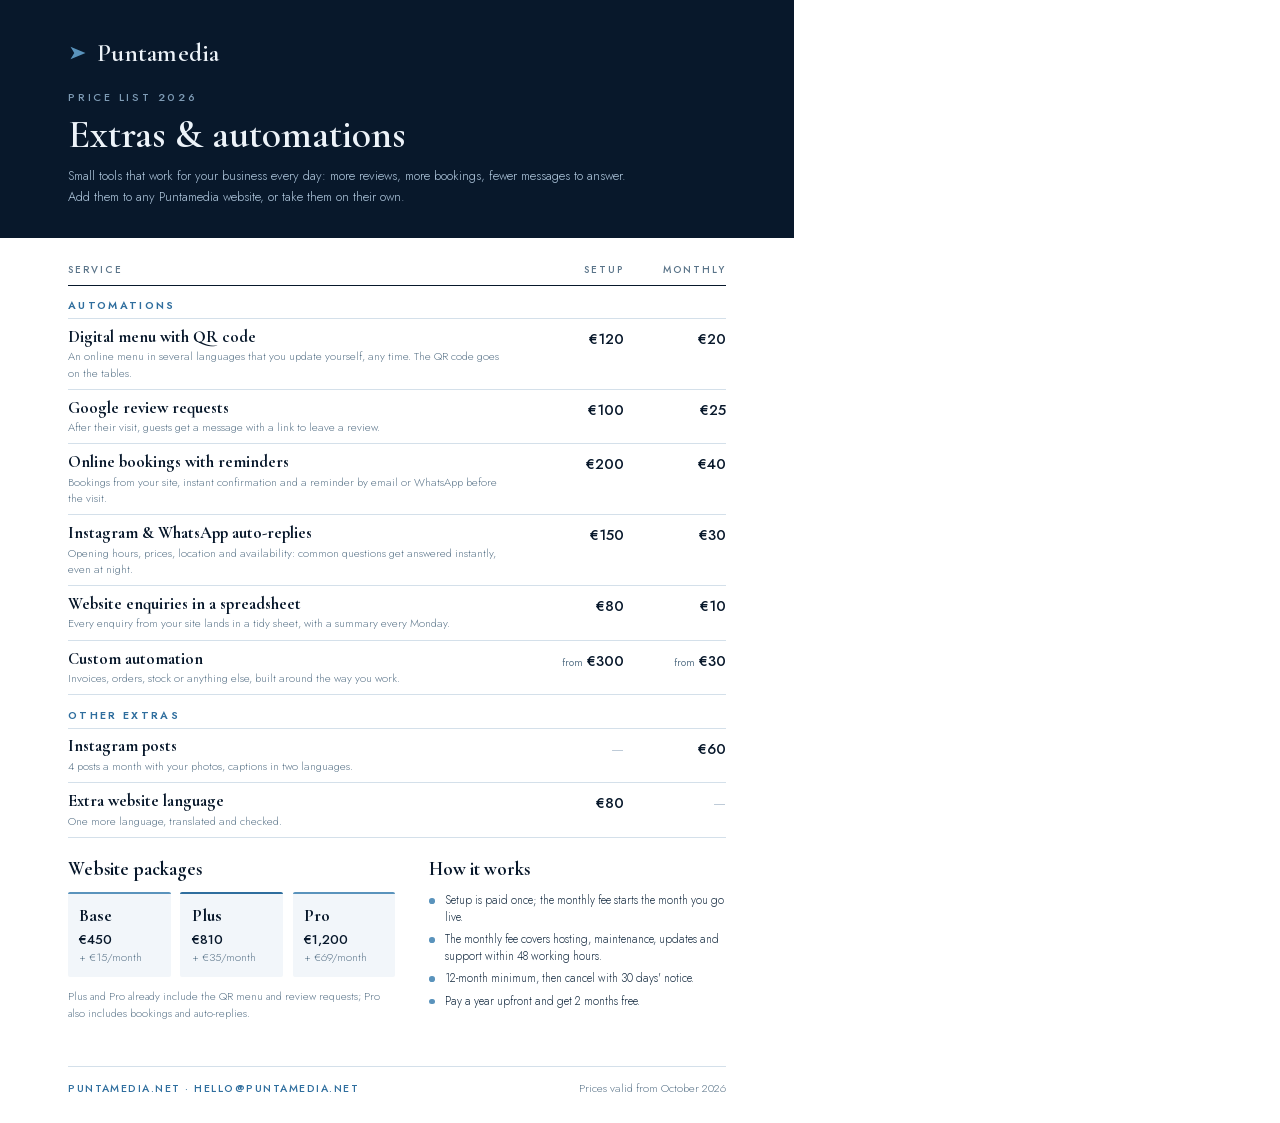
<file: listino/extra-en.html>
<!doctype html>
<html lang="en"><head><meta charset="utf-8"><title>Puntamedia — Extras & automations</title>
<link rel="stylesheet" href="../fonts/fonts.css"><style>
:root{--ink:#08182B;--navy:#1C3A64;--acc:#2F6E9E;--acc-soft:#5A93BC;--tint:#F2F6FA;
  --line:#D4E0EA;--text:#152B40;--muted:#5A7489;
  --serif:"Cormorant Garamond",Georgia,serif;--sans:"Jost",system-ui,sans-serif}
*{margin:0;padding:0;box-sizing:border-box}
@page{size:A4;margin:0}
html{-webkit-print-color-adjust:exact;print-color-adjust:exact}
body{font-family:var(--sans);color:var(--text);background:#fff;font-weight:300}
.page{width:210mm;height:297mm;display:flex;flex-direction:column;position:relative;overflow:hidden}
header{background:var(--ink);color:#EDF3F9;padding:10mm 18mm 8mm}
.mark{display:flex;align-items:center;gap:9px}
.mark svg{width:20px;height:20px}
.mark span{font-family:var(--serif);font-size:19pt;font-weight:600;letter-spacing:.01em}
.kick{margin-top:6mm;font-size:8pt;font-weight:500;letter-spacing:.26em;text-transform:uppercase;color:#7E9BB5}
h1{font-family:var(--serif);font-size:30pt;font-weight:600;line-height:1.05;margin-top:2mm}
.intro{margin-top:3mm;font-size:9.6pt;line-height:1.6;color:#A9C0D6;max-width:150mm}
main{padding:6.5mm 18mm 0;flex:1;display:flex;flex-direction:column}
table{width:100%;border-collapse:collapse}
th{font-size:7.5pt;font-weight:500;letter-spacing:.2em;text-transform:uppercase;color:var(--muted);
  text-align:right;padding:0 0 2mm;border-bottom:1.5px solid var(--ink)}
th:first-child{text-align:left}
tr.group td{padding:3.4mm 0 1.2mm;font-size:8pt;font-weight:600;letter-spacing:.22em;
  text-transform:uppercase;color:var(--acc);border-bottom:1px solid var(--line)}
td{padding:2.1mm 0;border-bottom:1px solid var(--line);vertical-align:top}
td.n b{display:block;font-family:var(--serif);font-size:12.5pt;font-weight:700;color:var(--ink);line-height:1.2}
td.n span{display:block;font-size:8.4pt;line-height:1.45;color:var(--muted);margin-top:.4mm;max-width:118mm}
td.p{text-align:right;white-space:nowrap;font-size:11pt;font-weight:500;color:var(--ink);width:27mm;padding-top:2.4mm}
td.p small{font-size:7.5pt;font-weight:400;color:var(--muted)}
td.p .none{color:#A8BACB;font-weight:300}
.low{display:grid;grid-template-columns:1.05fr .95fr;gap:9mm;margin-top:5.5mm}
h2{font-family:var(--serif);font-size:14pt;font-weight:700;color:var(--ink);margin-bottom:3mm}
.pk{display:grid;grid-template-columns:repeat(3,1fr);gap:2.5mm}
.pk div{background:var(--tint);border-radius:2px;padding:3mm 3mm 3.2mm;border-top:2px solid var(--acc-soft)}
.pk div.f{border-top-color:var(--acc)}
.pk b{display:block;font-family:var(--serif);font-size:13pt;font-weight:700;color:var(--ink)}
.pk span{display:block;font-size:10pt;font-weight:500;color:var(--ink);margin-top:1mm}
.pk em{display:block;font-style:normal;font-size:8.3pt;color:var(--muted)}
.pknote{font-size:8.3pt;line-height:1.55;color:var(--muted);margin-top:3mm}
ul{list-style:none}
li{position:relative;font-size:8.6pt;line-height:1.5;padding-left:4.2mm;margin-bottom:1.3mm}
li::before{content:"";position:absolute;left:0;top:1.6mm;width:1.5mm;height:1.5mm;border-radius:50%;background:var(--acc-soft)}
footer{margin:auto 18mm 0;padding:3.5mm 0 7mm;border-top:1px solid var(--line);display:flex;
  justify-content:space-between;align-items:baseline;font-size:8.5pt;color:var(--muted)}
footer b{font-weight:500;letter-spacing:.14em;text-transform:uppercase;color:var(--acc);font-size:8pt}
</style></head>
<body><section class="page">
<header>
  <div class="mark"><svg viewBox="0 0 24 24" fill="none" aria-hidden="true"><path d="M3 4.5 L21 12 L3 19.5 L7.5 12 Z" fill="#5A93BC"/></svg><span>Puntamedia</span></div>
  <div class="kick">Price list 2026</div>
  <h1>Extras & automations</h1>
  <p class="intro">Small tools that work for your business every day: more reviews, more bookings, fewer messages to answer. Add them to any Puntamedia website, or take them on their own.</p>
</header>
<main>
  <table><thead><tr><th>Service</th><th>Setup</th><th>Monthly</th></tr></thead>
  <tbody><tr class="group"><td colspan="3">Automations</td></tr><tr><td class="n"><b>Digital menu with QR code</b><span>An online menu in several languages that you update yourself, any time. The QR code goes on the tables.</span></td><td class="p">€120</td><td class="p">€20</td></tr><tr><td class="n"><b>Google review requests</b><span>After their visit, guests get a message with a link to leave a review.</span></td><td class="p">€100</td><td class="p">€25</td></tr><tr><td class="n"><b>Online bookings with reminders</b><span>Bookings from your site, instant confirmation and a reminder by email or WhatsApp before the visit.</span></td><td class="p">€200</td><td class="p">€40</td></tr><tr><td class="n"><b>Instagram & WhatsApp auto-replies</b><span>Opening hours, prices, location and availability: common questions get answered instantly, even at night.</span></td><td class="p">€150</td><td class="p">€30</td></tr><tr><td class="n"><b>Website enquiries in a spreadsheet</b><span>Every enquiry from your site lands in a tidy sheet, with a summary every Monday.</span></td><td class="p">€80</td><td class="p">€10</td></tr><tr><td class="n"><b>Custom automation</b><span>Invoices, orders, stock or anything else, built around the way you work.</span></td><td class="p"><small>from</small> €300</td><td class="p"><small>from</small> €30</td></tr><tr class="group"><td colspan="3">Other extras</td></tr><tr><td class="n"><b>Instagram posts</b><span>4 posts a month with your photos, captions in two languages.</span></td><td class="p"><span class="none">—</span></td><td class="p">€60</td></tr><tr><td class="n"><b>Extra website language</b><span>One more language, translated and checked.</span></td><td class="p">€80</td><td class="p"><span class="none">—</span></td></tr></tbody></table>
  <div class="low">
    <div><h2>Website packages</h2><div class="pk"><div><b>Base</b><span>€450</span><em>+ €15/month</em></div><div class=f><b>Plus</b><span>€810</span><em>+ €35/month</em></div><div><b>Pro</b><span>€1,200</span><em>+ €69/month</em></div></div><p class="pknote">Plus and Pro already include the QR menu and review requests; Pro also includes bookings and auto-replies.</p></div>
    <div><h2>How it works</h2><ul><li>Setup is paid once; the monthly fee starts the month you go live.</li><li>The monthly fee covers hosting, maintenance, updates and support within 48 working hours.</li><li>12-month minimum, then cancel with 30 days' notice.</li><li>Pay a year upfront and get 2 months free.</li></ul></div>
  </div>
</main>
<footer><b>puntamedia.net · hello@puntamedia.net</b><span>Prices valid from October 2026</span></footer>
</section></body></html>
</file>
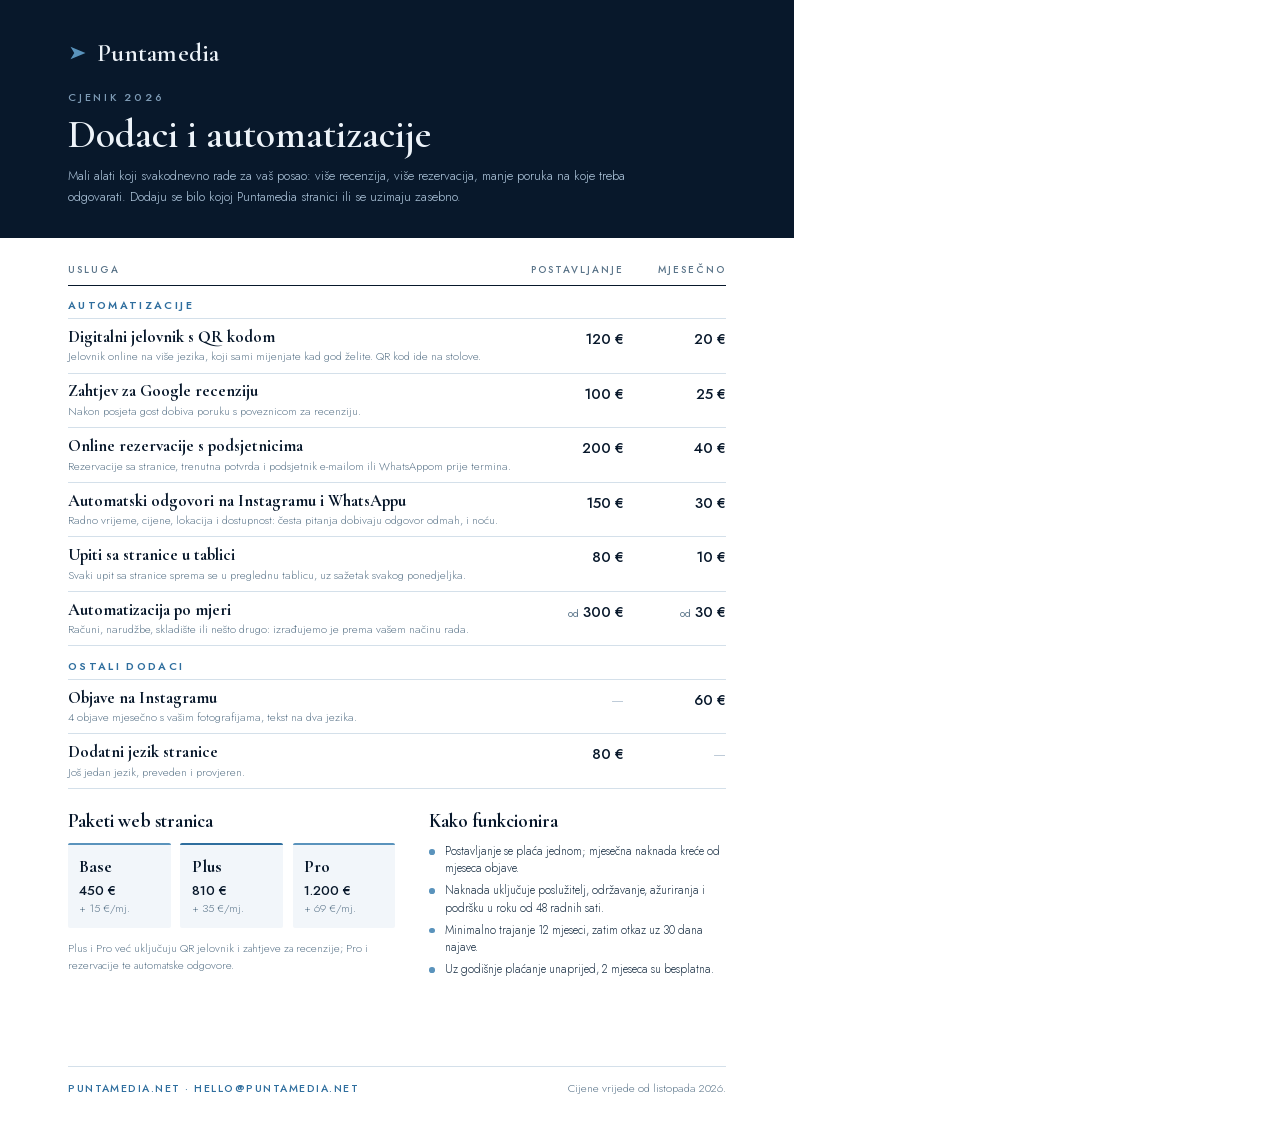
<file: listino/extra-hr.html>
<!doctype html>
<html lang="hr"><head><meta charset="utf-8"><title>Puntamedia — Dodaci i automatizacije</title>
<link rel="stylesheet" href="../fonts/fonts.css"><style>
:root{--ink:#08182B;--navy:#1C3A64;--acc:#2F6E9E;--acc-soft:#5A93BC;--tint:#F2F6FA;
  --line:#D4E0EA;--text:#152B40;--muted:#5A7489;
  --serif:"Cormorant Garamond",Georgia,serif;--sans:"Jost",system-ui,sans-serif}
*{margin:0;padding:0;box-sizing:border-box}
@page{size:A4;margin:0}
html{-webkit-print-color-adjust:exact;print-color-adjust:exact}
body{font-family:var(--sans);color:var(--text);background:#fff;font-weight:300}
.page{width:210mm;height:297mm;display:flex;flex-direction:column;position:relative;overflow:hidden}
header{background:var(--ink);color:#EDF3F9;padding:10mm 18mm 8mm}
.mark{display:flex;align-items:center;gap:9px}
.mark svg{width:20px;height:20px}
.mark span{font-family:var(--serif);font-size:19pt;font-weight:600;letter-spacing:.01em}
.kick{margin-top:6mm;font-size:8pt;font-weight:500;letter-spacing:.26em;text-transform:uppercase;color:#7E9BB5}
h1{font-family:var(--serif);font-size:30pt;font-weight:600;line-height:1.05;margin-top:2mm}
.intro{margin-top:3mm;font-size:9.6pt;line-height:1.6;color:#A9C0D6;max-width:150mm}
main{padding:6.5mm 18mm 0;flex:1;display:flex;flex-direction:column}
table{width:100%;border-collapse:collapse}
th{font-size:7.5pt;font-weight:500;letter-spacing:.2em;text-transform:uppercase;color:var(--muted);
  text-align:right;padding:0 0 2mm;border-bottom:1.5px solid var(--ink)}
th:first-child{text-align:left}
tr.group td{padding:3.4mm 0 1.2mm;font-size:8pt;font-weight:600;letter-spacing:.22em;
  text-transform:uppercase;color:var(--acc);border-bottom:1px solid var(--line)}
td{padding:2.1mm 0;border-bottom:1px solid var(--line);vertical-align:top}
td.n b{display:block;font-family:var(--serif);font-size:12.5pt;font-weight:700;color:var(--ink);line-height:1.2}
td.n span{display:block;font-size:8.4pt;line-height:1.45;color:var(--muted);margin-top:.4mm;max-width:118mm}
td.p{text-align:right;white-space:nowrap;font-size:11pt;font-weight:500;color:var(--ink);width:27mm;padding-top:2.4mm}
td.p small{font-size:7.5pt;font-weight:400;color:var(--muted)}
td.p .none{color:#A8BACB;font-weight:300}
.low{display:grid;grid-template-columns:1.05fr .95fr;gap:9mm;margin-top:5.5mm}
h2{font-family:var(--serif);font-size:14pt;font-weight:700;color:var(--ink);margin-bottom:3mm}
.pk{display:grid;grid-template-columns:repeat(3,1fr);gap:2.5mm}
.pk div{background:var(--tint);border-radius:2px;padding:3mm 3mm 3.2mm;border-top:2px solid var(--acc-soft)}
.pk div.f{border-top-color:var(--acc)}
.pk b{display:block;font-family:var(--serif);font-size:13pt;font-weight:700;color:var(--ink)}
.pk span{display:block;font-size:10pt;font-weight:500;color:var(--ink);margin-top:1mm}
.pk em{display:block;font-style:normal;font-size:8.3pt;color:var(--muted)}
.pknote{font-size:8.3pt;line-height:1.55;color:var(--muted);margin-top:3mm}
ul{list-style:none}
li{position:relative;font-size:8.6pt;line-height:1.5;padding-left:4.2mm;margin-bottom:1.3mm}
li::before{content:"";position:absolute;left:0;top:1.6mm;width:1.5mm;height:1.5mm;border-radius:50%;background:var(--acc-soft)}
footer{margin:auto 18mm 0;padding:3.5mm 0 7mm;border-top:1px solid var(--line);display:flex;
  justify-content:space-between;align-items:baseline;font-size:8.5pt;color:var(--muted)}
footer b{font-weight:500;letter-spacing:.14em;text-transform:uppercase;color:var(--acc);font-size:8pt}
</style></head>
<body><section class="page">
<header>
  <div class="mark"><svg viewBox="0 0 24 24" fill="none" aria-hidden="true"><path d="M3 4.5 L21 12 L3 19.5 L7.5 12 Z" fill="#5A93BC"/></svg><span>Puntamedia</span></div>
  <div class="kick">Cjenik 2026</div>
  <h1>Dodaci i automatizacije</h1>
  <p class="intro">Mali alati koji svakodnevno rade za vaš posao: više recenzija, više rezervacija, manje poruka na koje treba odgovarati. Dodaju se bilo kojoj Puntamedia stranici ili se uzimaju zasebno.</p>
</header>
<main>
  <table><thead><tr><th>Usluga</th><th>Postavljanje</th><th>Mjesečno</th></tr></thead>
  <tbody><tr class="group"><td colspan="3">Automatizacije</td></tr><tr><td class="n"><b>Digitalni jelovnik s QR kodom</b><span>Jelovnik online na više jezika, koji sami mijenjate kad god želite. QR kod ide na stolove.</span></td><td class="p">120 €</td><td class="p">20 €</td></tr><tr><td class="n"><b>Zahtjev za Google recenziju</b><span>Nakon posjeta gost dobiva poruku s poveznicom za recenziju.</span></td><td class="p">100 €</td><td class="p">25 €</td></tr><tr><td class="n"><b>Online rezervacije s podsjetnicima</b><span>Rezervacije sa stranice, trenutna potvrda i podsjetnik e-mailom ili WhatsAppom prije termina.</span></td><td class="p">200 €</td><td class="p">40 €</td></tr><tr><td class="n"><b>Automatski odgovori na Instagramu i WhatsAppu</b><span>Radno vrijeme, cijene, lokacija i dostupnost: česta pitanja dobivaju odgovor odmah, i noću.</span></td><td class="p">150 €</td><td class="p">30 €</td></tr><tr><td class="n"><b>Upiti sa stranice u tablici</b><span>Svaki upit sa stranice sprema se u preglednu tablicu, uz sažetak svakog ponedjeljka.</span></td><td class="p">80 €</td><td class="p">10 €</td></tr><tr><td class="n"><b>Automatizacija po mjeri</b><span>Računi, narudžbe, skladište ili nešto drugo: izrađujemo je prema vašem načinu rada.</span></td><td class="p"><small>od</small> 300 €</td><td class="p"><small>od</small> 30 €</td></tr><tr class="group"><td colspan="3">Ostali dodaci</td></tr><tr><td class="n"><b>Objave na Instagramu</b><span>4 objave mjesečno s vašim fotografijama, tekst na dva jezika.</span></td><td class="p"><span class="none">—</span></td><td class="p">60 €</td></tr><tr><td class="n"><b>Dodatni jezik stranice</b><span>Još jedan jezik, preveden i provjeren.</span></td><td class="p">80 €</td><td class="p"><span class="none">—</span></td></tr></tbody></table>
  <div class="low">
    <div><h2>Paketi web stranica</h2><div class="pk"><div><b>Base</b><span>450 €</span><em>+ 15 €/mj.</em></div><div class=f><b>Plus</b><span>810 €</span><em>+ 35 €/mj.</em></div><div><b>Pro</b><span>1.200 €</span><em>+ 69 €/mj.</em></div></div><p class="pknote">Plus i Pro već uključuju QR jelovnik i zahtjeve za recenzije; Pro i rezervacije te automatske odgovore.</p></div>
    <div><h2>Kako funkcionira</h2><ul><li>Postavljanje se plaća jednom; mjesečna naknada kreće od mjeseca objave.</li><li>Naknada uključuje poslužitelj, održavanje, ažuriranja i podršku u roku od 48 radnih sati.</li><li>Minimalno trajanje 12 mjeseci, zatim otkaz uz 30 dana najave.</li><li>Uz godišnje plaćanje unaprijed, 2 mjeseca su besplatna.</li></ul></div>
  </div>
</main>
<footer><b>puntamedia.net · hello@puntamedia.net</b><span>Cijene vrijede od listopada 2026.</span></footer>
</section></body></html>
</file>
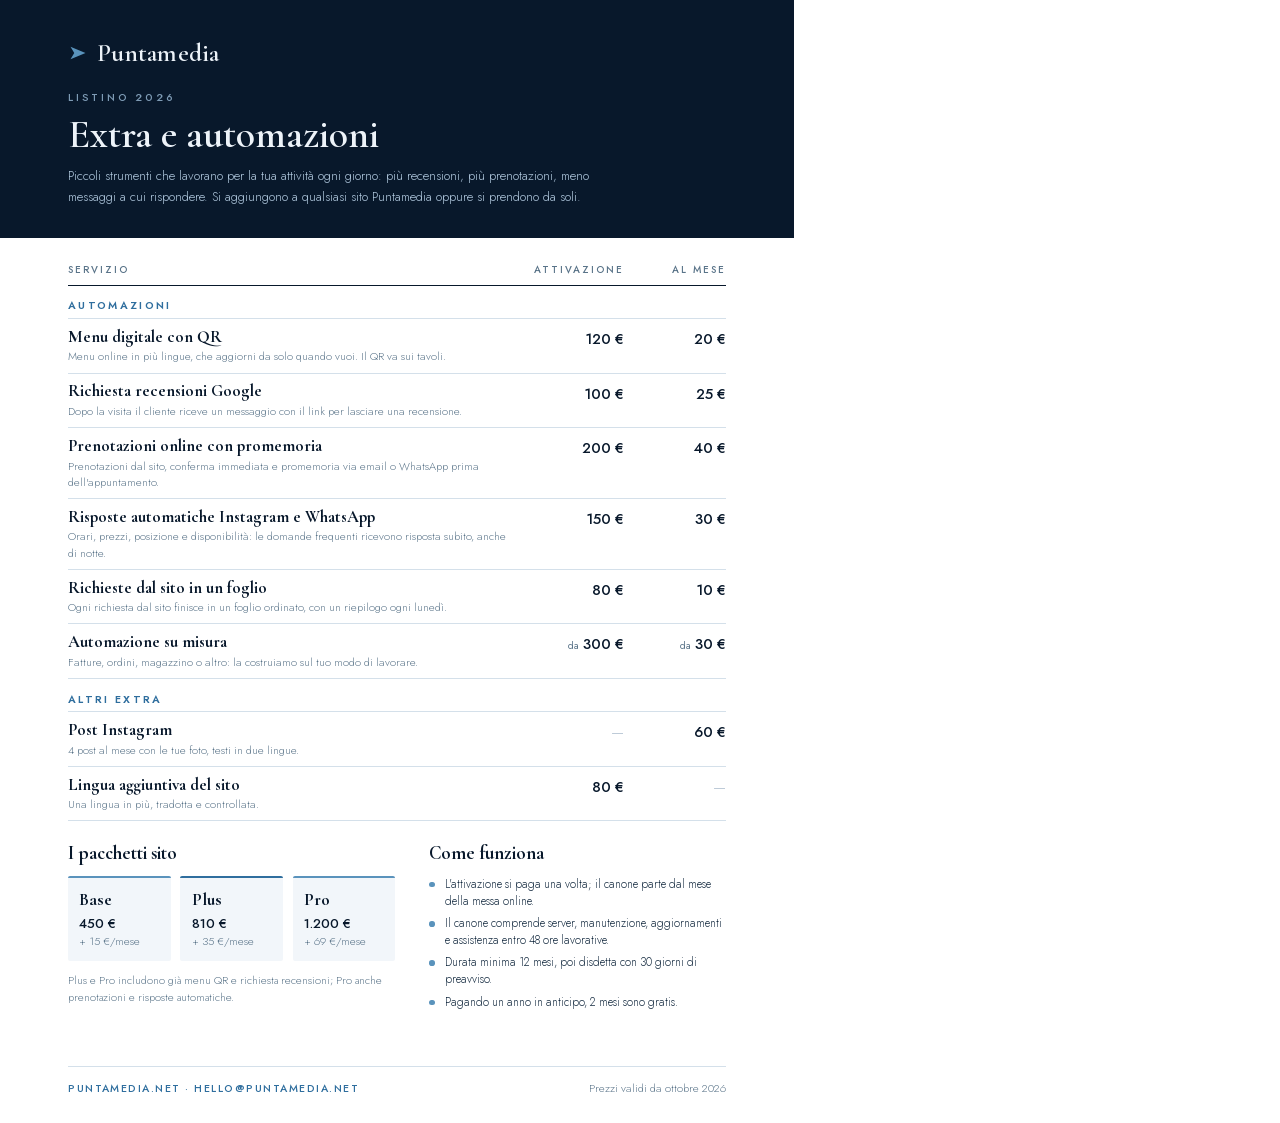
<file: listino/extra-it.html>
<!doctype html>
<html lang="it"><head><meta charset="utf-8"><title>Puntamedia — Extra e automazioni</title>
<link rel="stylesheet" href="../fonts/fonts.css"><style>
:root{--ink:#08182B;--navy:#1C3A64;--acc:#2F6E9E;--acc-soft:#5A93BC;--tint:#F2F6FA;
  --line:#D4E0EA;--text:#152B40;--muted:#5A7489;
  --serif:"Cormorant Garamond",Georgia,serif;--sans:"Jost",system-ui,sans-serif}
*{margin:0;padding:0;box-sizing:border-box}
@page{size:A4;margin:0}
html{-webkit-print-color-adjust:exact;print-color-adjust:exact}
body{font-family:var(--sans);color:var(--text);background:#fff;font-weight:300}
.page{width:210mm;height:297mm;display:flex;flex-direction:column;position:relative;overflow:hidden}
header{background:var(--ink);color:#EDF3F9;padding:10mm 18mm 8mm}
.mark{display:flex;align-items:center;gap:9px}
.mark svg{width:20px;height:20px}
.mark span{font-family:var(--serif);font-size:19pt;font-weight:600;letter-spacing:.01em}
.kick{margin-top:6mm;font-size:8pt;font-weight:500;letter-spacing:.26em;text-transform:uppercase;color:#7E9BB5}
h1{font-family:var(--serif);font-size:30pt;font-weight:600;line-height:1.05;margin-top:2mm}
.intro{margin-top:3mm;font-size:9.6pt;line-height:1.6;color:#A9C0D6;max-width:150mm}
main{padding:6.5mm 18mm 0;flex:1;display:flex;flex-direction:column}
table{width:100%;border-collapse:collapse}
th{font-size:7.5pt;font-weight:500;letter-spacing:.2em;text-transform:uppercase;color:var(--muted);
  text-align:right;padding:0 0 2mm;border-bottom:1.5px solid var(--ink)}
th:first-child{text-align:left}
tr.group td{padding:3.4mm 0 1.2mm;font-size:8pt;font-weight:600;letter-spacing:.22em;
  text-transform:uppercase;color:var(--acc);border-bottom:1px solid var(--line)}
td{padding:2.1mm 0;border-bottom:1px solid var(--line);vertical-align:top}
td.n b{display:block;font-family:var(--serif);font-size:12.5pt;font-weight:700;color:var(--ink);line-height:1.2}
td.n span{display:block;font-size:8.4pt;line-height:1.45;color:var(--muted);margin-top:.4mm;max-width:118mm}
td.p{text-align:right;white-space:nowrap;font-size:11pt;font-weight:500;color:var(--ink);width:27mm;padding-top:2.4mm}
td.p small{font-size:7.5pt;font-weight:400;color:var(--muted)}
td.p .none{color:#A8BACB;font-weight:300}
.low{display:grid;grid-template-columns:1.05fr .95fr;gap:9mm;margin-top:5.5mm}
h2{font-family:var(--serif);font-size:14pt;font-weight:700;color:var(--ink);margin-bottom:3mm}
.pk{display:grid;grid-template-columns:repeat(3,1fr);gap:2.5mm}
.pk div{background:var(--tint);border-radius:2px;padding:3mm 3mm 3.2mm;border-top:2px solid var(--acc-soft)}
.pk div.f{border-top-color:var(--acc)}
.pk b{display:block;font-family:var(--serif);font-size:13pt;font-weight:700;color:var(--ink)}
.pk span{display:block;font-size:10pt;font-weight:500;color:var(--ink);margin-top:1mm}
.pk em{display:block;font-style:normal;font-size:8.3pt;color:var(--muted)}
.pknote{font-size:8.3pt;line-height:1.55;color:var(--muted);margin-top:3mm}
ul{list-style:none}
li{position:relative;font-size:8.6pt;line-height:1.5;padding-left:4.2mm;margin-bottom:1.3mm}
li::before{content:"";position:absolute;left:0;top:1.6mm;width:1.5mm;height:1.5mm;border-radius:50%;background:var(--acc-soft)}
footer{margin:auto 18mm 0;padding:3.5mm 0 7mm;border-top:1px solid var(--line);display:flex;
  justify-content:space-between;align-items:baseline;font-size:8.5pt;color:var(--muted)}
footer b{font-weight:500;letter-spacing:.14em;text-transform:uppercase;color:var(--acc);font-size:8pt}
</style></head>
<body><section class="page">
<header>
  <div class="mark"><svg viewBox="0 0 24 24" fill="none" aria-hidden="true"><path d="M3 4.5 L21 12 L3 19.5 L7.5 12 Z" fill="#5A93BC"/></svg><span>Puntamedia</span></div>
  <div class="kick">Listino 2026</div>
  <h1>Extra e automazioni</h1>
  <p class="intro">Piccoli strumenti che lavorano per la tua attività ogni giorno: più recensioni, più prenotazioni, meno messaggi a cui rispondere. Si aggiungono a qualsiasi sito Puntamedia oppure si prendono da soli.</p>
</header>
<main>
  <table><thead><tr><th>Servizio</th><th>Attivazione</th><th>Al mese</th></tr></thead>
  <tbody><tr class="group"><td colspan="3">Automazioni</td></tr><tr><td class="n"><b>Menu digitale con QR</b><span>Menu online in più lingue, che aggiorni da solo quando vuoi. Il QR va sui tavoli.</span></td><td class="p">120 €</td><td class="p">20 €</td></tr><tr><td class="n"><b>Richiesta recensioni Google</b><span>Dopo la visita il cliente riceve un messaggio con il link per lasciare una recensione.</span></td><td class="p">100 €</td><td class="p">25 €</td></tr><tr><td class="n"><b>Prenotazioni online con promemoria</b><span>Prenotazioni dal sito, conferma immediata e promemoria via email o WhatsApp prima dell'appuntamento.</span></td><td class="p">200 €</td><td class="p">40 €</td></tr><tr><td class="n"><b>Risposte automatiche Instagram e WhatsApp</b><span>Orari, prezzi, posizione e disponibilità: le domande frequenti ricevono risposta subito, anche di notte.</span></td><td class="p">150 €</td><td class="p">30 €</td></tr><tr><td class="n"><b>Richieste dal sito in un foglio</b><span>Ogni richiesta dal sito finisce in un foglio ordinato, con un riepilogo ogni lunedì.</span></td><td class="p">80 €</td><td class="p">10 €</td></tr><tr><td class="n"><b>Automazione su misura</b><span>Fatture, ordini, magazzino o altro: la costruiamo sul tuo modo di lavorare.</span></td><td class="p"><small>da</small> 300 €</td><td class="p"><small>da</small> 30 €</td></tr><tr class="group"><td colspan="3">Altri extra</td></tr><tr><td class="n"><b>Post Instagram</b><span>4 post al mese con le tue foto, testi in due lingue.</span></td><td class="p"><span class="none">—</span></td><td class="p">60 €</td></tr><tr><td class="n"><b>Lingua aggiuntiva del sito</b><span>Una lingua in più, tradotta e controllata.</span></td><td class="p">80 €</td><td class="p"><span class="none">—</span></td></tr></tbody></table>
  <div class="low">
    <div><h2>I pacchetti sito</h2><div class="pk"><div><b>Base</b><span>450 €</span><em>+ 15 €/mese</em></div><div class=f><b>Plus</b><span>810 €</span><em>+ 35 €/mese</em></div><div><b>Pro</b><span>1.200 €</span><em>+ 69 €/mese</em></div></div><p class="pknote">Plus e Pro includono già menu QR e richiesta recensioni; Pro anche prenotazioni e risposte automatiche.</p></div>
    <div><h2>Come funziona</h2><ul><li>L'attivazione si paga una volta; il canone parte dal mese della messa online.</li><li>Il canone comprende server, manutenzione, aggiornamenti e assistenza entro 48 ore lavorative.</li><li>Durata minima 12 mesi, poi disdetta con 30 giorni di preavviso.</li><li>Pagando un anno in anticipo, 2 mesi sono gratis.</li></ul></div>
  </div>
</main>
<footer><b>puntamedia.net · hello@puntamedia.net</b><span>Prezzi validi da ottobre 2026</span></footer>
</section></body></html>
</file>
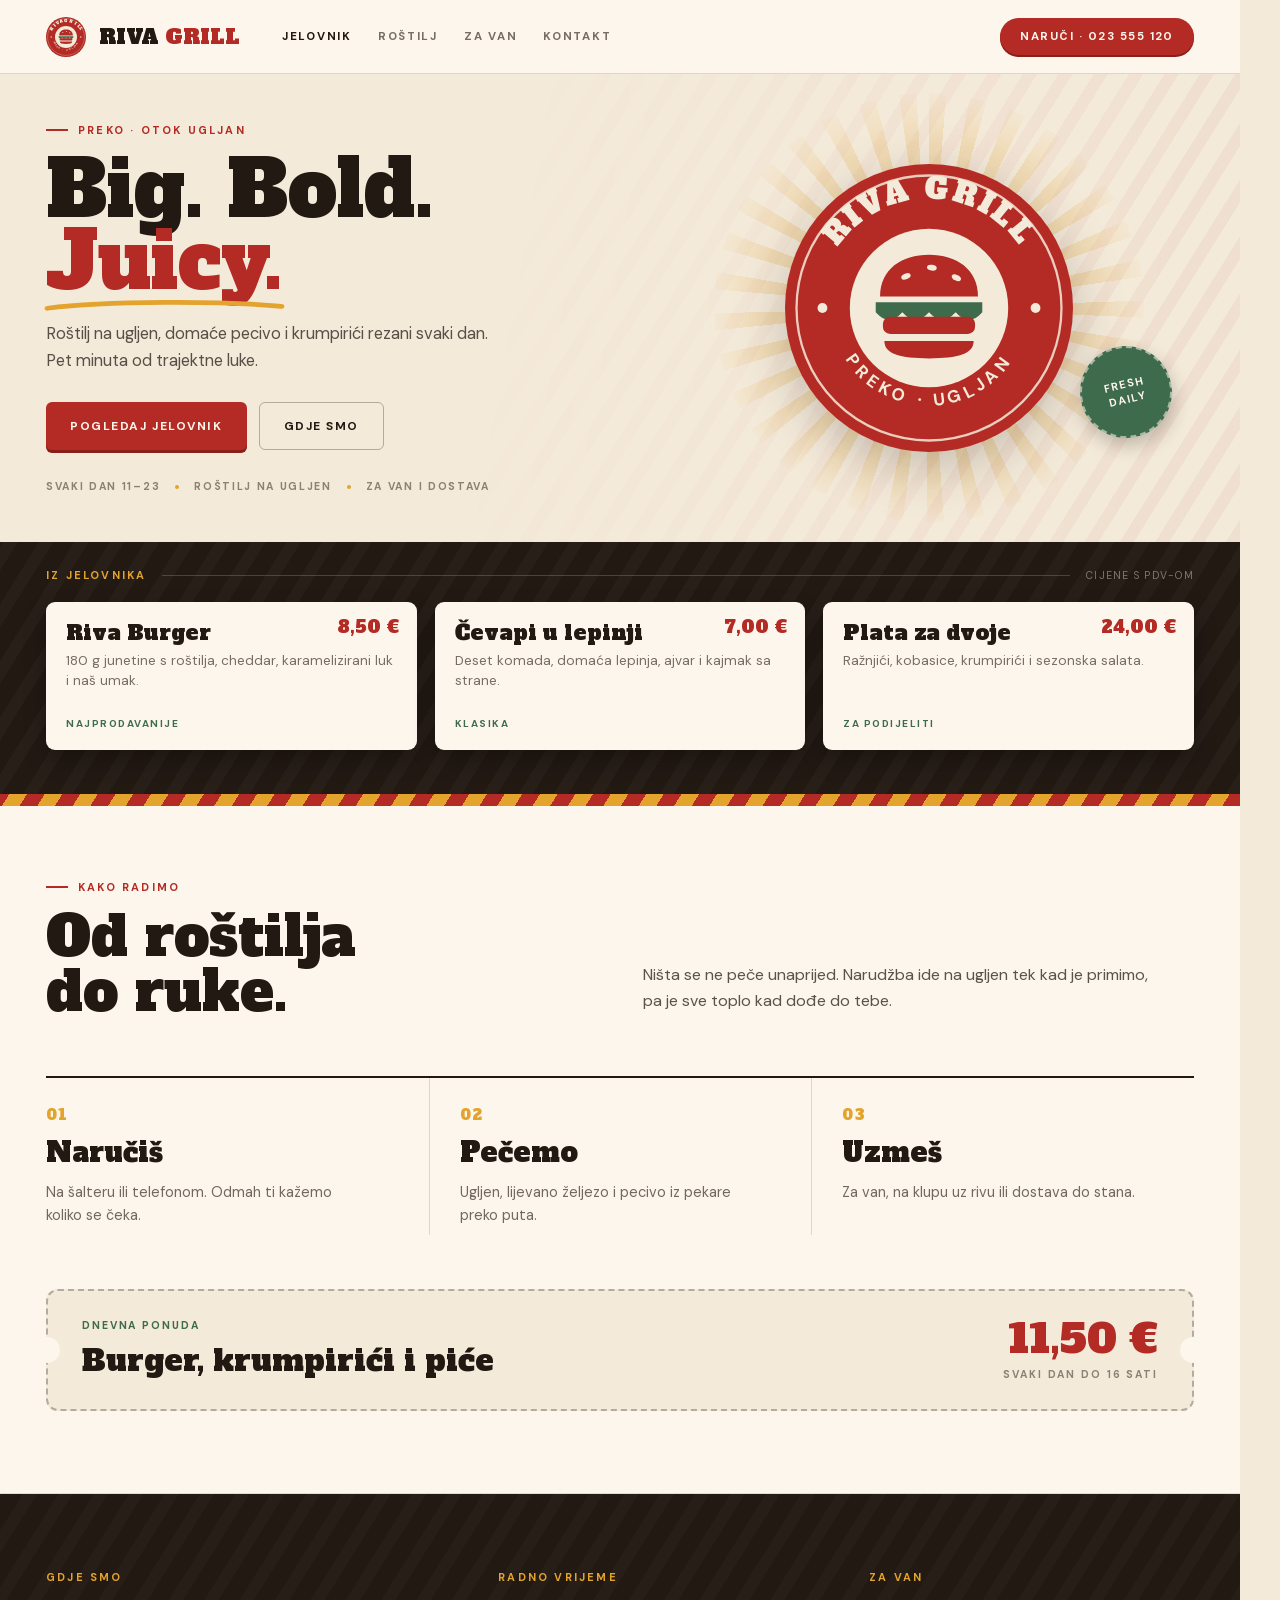
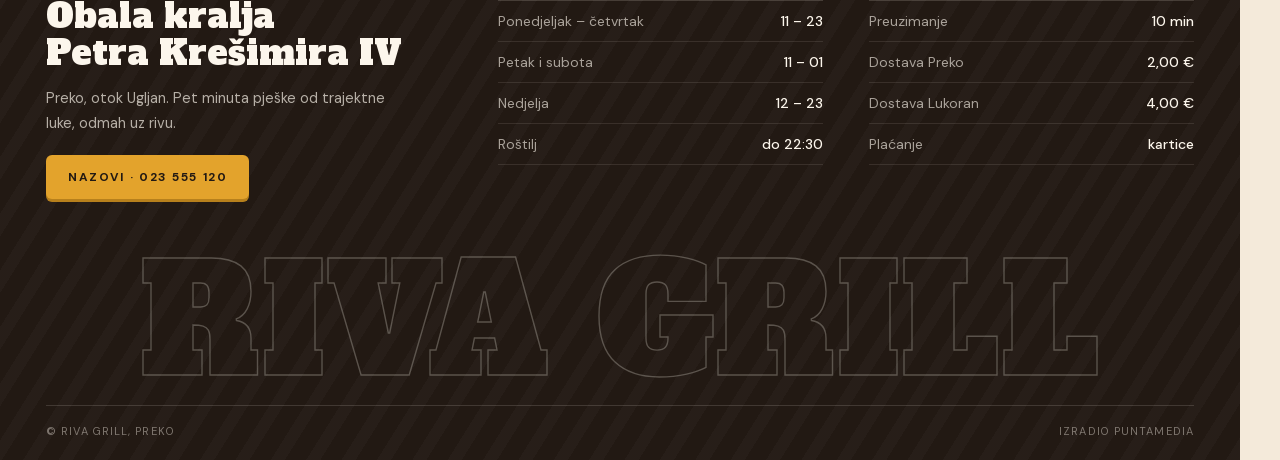
<file: showcase/riva-grill.html>
<!doctype html>
<html lang="hr">
<head>
<meta charset="utf-8">
<title>Riva Grill — Preko, otok Ugljan</title>
<link rel="stylesheet" href="../fonts/fonts.css">
<style>
  :root{
    --cream:#F4EADA;
    --paper:#FCF6EC;
    --ink:#221913;
    --red:#B32B24;
    --red-dk:#8A1E19;
    --mustard:#E3A32C;
    --green:#3E6B4C;
    --slab:"Alfa Slab One",Georgia,serif;
    --sans:"DM Sans",system-ui,sans-serif;
  }
  *{margin:0;padding:0;box-sizing:border-box}
  html,body{width:1240px}
  html{scroll-behavior:auto}
  body{font-family:var(--sans);color:var(--ink);background:var(--cream);
       -webkit-font-smoothing:antialiased}
  /* la prima schermata resta esattamente com'era: e' quella fotografata */
  .fold{height:806px;display:flex;flex-direction:column;overflow:hidden}

  /* ---------- barra in alto ---------- */
  .top{flex:0 0 74px;display:flex;align-items:center;gap:34px;
       padding:0 46px;background:var(--paper);border-bottom:1px solid rgba(34,25,19,.14)}
  .brand{display:flex;align-items:center;gap:13px}
  .brand .word{font-family:var(--slab);font-size:21px;line-height:1}
  .brand .word b{color:var(--red);font-weight:400}
  nav{display:flex;gap:26px;margin-left:8px}
  nav a{font-size:11.5px;font-weight:700;letter-spacing:.15em;text-transform:uppercase;
        color:rgba(34,25,19,.62);text-decoration:none}
  nav a.on{color:var(--ink)}
  .order{margin-left:auto;display:inline-flex;align-items:center;
         background:var(--red);color:var(--paper);border-radius:999px;
         padding:11px 20px;font-size:11.5px;font-weight:700;letter-spacing:.13em;text-transform:uppercase;
         box-shadow:0 2px 0 var(--red-dk)}

  /* ---------- hero ---------- */
  .hero{flex:1;display:grid;grid-template-columns:1.06fr .94fr;align-items:center;
        gap:20px;padding:0 46px;position:relative;overflow:hidden}
  .hero::before{content:"";position:absolute;inset:0;
    background:repeating-linear-gradient(-58deg,rgba(179,43,36,.055) 0 12px,transparent 12px 30px);
    -webkit-mask-image:linear-gradient(100deg,transparent 40%,#000 92%);
            mask-image:linear-gradient(100deg,transparent 40%,#000 92%)}
  .hero > *{position:relative}

  .eyebrow{display:flex;align-items:center;gap:10px;font-size:11px;font-weight:700;
           letter-spacing:.2em;text-transform:uppercase;color:var(--red)}
  .eyebrow i{width:22px;height:2px;background:var(--red);display:block}

  h1{font-family:var(--slab);font-size:78px;line-height:.93;
     margin-top:17px;font-weight:400}
  h1 .j{color:var(--red);position:relative;display:inline-block}
  h1 .j svg{position:absolute;left:-2px;right:-2px;bottom:-14px;width:calc(100% + 4px);height:15px}
  .lead{margin-top:22px;max-width:41ch;font-size:16.5px;line-height:1.62;color:rgba(34,25,19,.74)}

  .cta{display:flex;gap:12px;margin-top:28px}
  .btn{display:inline-flex;align-items:center;border-radius:6px;
       font-size:12px;font-weight:700;letter-spacing:.13em;text-transform:uppercase;
       padding:15px 24px;text-decoration:none}
  .btn-red{background:var(--red);color:var(--paper);box-shadow:0 3px 0 var(--red-dk)}
  .btn-line{border:1.6px solid rgba(34,25,19,.3);color:var(--ink)}

  .facts{display:flex;align-items:center;gap:15px;margin-top:30px;
         font-size:10.5px;font-weight:700;letter-spacing:.16em;text-transform:uppercase;
         color:rgba(34,25,19,.5)}
  .facts s{width:4px;height:4px;border-radius:50%;background:var(--mustard);display:block}

  /* ---------- sigillo ---------- */
  .mark{display:grid;place-items:center;position:relative}
  .rays{position:absolute;width:430px;height:430px;border-radius:50%;
    background:repeating-conic-gradient(var(--mustard) 0deg 4.6deg,transparent 4.6deg 11deg);
    opacity:.32;
    -webkit-mask-image:radial-gradient(circle,#000 33%,rgba(0,0,0,.6) 56%,transparent 74%);
            mask-image:radial-gradient(circle,#000 33%,rgba(0,0,0,.6) 56%,transparent 74%)}
  .seal{width:288px;height:288px;position:relative;
        filter:drop-shadow(0 14px 26px rgba(34,25,19,.22))}
  .stamp{position:absolute;right:22px;bottom:14px;width:92px;height:92px;border-radius:50%;
         background:var(--green);color:var(--paper);display:grid;place-content:center;
         text-align:center;transform:rotate(-13deg);
         font-size:11px;font-weight:700;letter-spacing:.11em;line-height:1.34;
         border:2px dashed rgba(252,246,236,.55);box-shadow:0 8px 18px rgba(34,25,19,.24)}

  /* ---------- fascia jelovnik ---------- */
  .menu{flex:0 0 252px;background:var(--ink);padding:26px 46px 0;position:relative}
  .menu::before{content:"";position:absolute;inset:0;
    background:repeating-linear-gradient(-58deg,rgba(255,255,255,.028) 0 12px,transparent 12px 30px)}
  .menu > *{position:relative}
  .menu-head{display:flex;align-items:center;gap:16px}
  .menu-head span{font-size:11px;font-weight:700;letter-spacing:.2em;text-transform:uppercase;color:var(--mustard)}
  .menu-head em{font-style:normal;font-size:10.5px;letter-spacing:.12em;text-transform:uppercase;
                color:rgba(252,246,236,.42)}
  .menu-head i{flex:1;height:1px;background:rgba(252,246,236,.18);display:block}
  .cards{display:grid;grid-template-columns:repeat(3,1fr);gap:18px;margin-top:20px}
  .card{background:var(--paper);border-radius:9px;padding:19px 20px 20px;
        display:flex;flex-direction:column;gap:7px;position:relative;min-height:148px;
        box-shadow:0 10px 22px rgba(0,0,0,.3)}
  .card h3{font-family:var(--slab);font-size:21px;font-weight:400;line-height:1.1;padding-right:70px}
  .card p{font-size:13.5px;line-height:1.48;color:rgba(34,25,19,.62)}
  .card .kn{margin-top:auto;font-size:10px;font-weight:700;letter-spacing:.15em;
            text-transform:uppercase;color:var(--green)}
  .price{position:absolute;top:17px;right:18px;font-family:var(--slab);font-size:17px;
         color:var(--red);line-height:1}


  /* ---------- schermata 2: come lavoriamo ---------- */
  .how{padding:74px 46px 82px;background:var(--paper);
       border-bottom:1px solid rgba(34,25,19,.12)}
  .how-head{display:grid;grid-template-columns:1fr 1fr;gap:46px;align-items:end}
  .how-head h2{font-family:var(--slab);font-size:56px;line-height:.98;font-weight:400;margin-top:16px}
  .how-head .lead{margin-top:0;font-size:16px;max-width:46ch;padding-bottom:6px}
  .steps{list-style:none;display:grid;grid-template-columns:repeat(3,1fr);gap:0;margin-top:56px;
         border-top:2px solid var(--ink)}
  .steps li{padding:26px 30px 8px 0;position:relative}
  .steps li + li{padding-left:30px;border-left:1px solid rgba(34,25,19,.14)}
  .steps b{font-family:var(--slab);font-size:15px;font-weight:400;color:var(--mustard);
           letter-spacing:.08em;display:block}
  .steps h3{font-family:var(--slab);font-size:27px;font-weight:400;margin-top:9px}
  .steps p{font-size:14.5px;line-height:1.6;color:rgba(34,25,19,.64);margin-top:10px;max-width:30ch}
  .ticket{margin-top:54px;display:flex;align-items:center;justify-content:space-between;gap:30px;
          background:var(--cream);border:2px dashed rgba(34,25,19,.3);border-radius:12px;
          padding:28px 34px;position:relative}
  .ticket::before,.ticket::after{content:"";position:absolute;top:50%;width:26px;height:26px;
          border-radius:50%;background:var(--paper);transform:translateY(-50%)}
  .ticket::before{left:-14px}
  .ticket::after{right:-14px}
  .ticket-l span,.ticket-r span{font-size:10.5px;font-weight:700;letter-spacing:.18em;
          text-transform:uppercase;color:var(--green);display:block}
  .ticket-l h3{font-family:var(--slab);font-size:30px;font-weight:400;margin-top:8px}
  .ticket-r{text-align:right}
  .ticket-r b{font-family:var(--slab);font-size:40px;font-weight:400;color:var(--red);
          line-height:1;display:block}
  .ticket-r span{color:rgba(34,25,19,.5);margin-top:9px}

  /* ---------- schermata 3: dove e quando ---------- */
  .foot{background:var(--ink);color:var(--paper);padding:76px 46px 0;position:relative;overflow:hidden}
  .foot::before{content:"";position:absolute;inset:0;
    background:repeating-linear-gradient(-58deg,rgba(255,255,255,.025) 0 12px,transparent 12px 30px)}
  .foot > *{position:relative}
  .cols{display:grid;grid-template-columns:1.25fr 1fr 1fr;gap:46px}
  .cols h4{font-size:11px;font-weight:700;letter-spacing:.2em;text-transform:uppercase;
           color:var(--mustard)}
  .cols h3{font-family:var(--slab);font-size:34px;font-weight:400;line-height:1.08;margin-top:14px}
  .cols p{font-size:14.5px;line-height:1.72;color:rgba(252,246,236,.68);margin-top:14px;max-width:34ch}
  .rows{margin-top:16px;border-top:1px solid rgba(252,246,236,.16)}
  .rows div{display:flex;justify-content:space-between;gap:16px;padding:11px 0;
            border-bottom:1px solid rgba(252,246,236,.1);font-size:14px}
  .rows div span:first-child{color:rgba(252,246,236,.62)}
  .rows div b{font-weight:500}
  .tel{display:inline-flex;align-items:center;margin-top:20px;background:var(--mustard);color:var(--ink);
       border-radius:6px;padding:14px 22px;font-size:12px;font-weight:700;letter-spacing:.13em;
       text-transform:uppercase;text-decoration:none;box-shadow:0 3px 0 #b7801c}
  .wordmark{margin-top:64px;font-family:var(--slab);font-size:150px;line-height:.8;font-weight:400;
            color:transparent;-webkit-text-stroke:1.4px rgba(252,246,236,.26);
            text-align:center;letter-spacing:.01em;padding-bottom:22px}
  .legal{display:flex;justify-content:space-between;gap:20px;padding:18px 0 22px;
         border-top:1px solid rgba(252,246,236,.14);
         font-size:11px;letter-spacing:.1em;text-transform:uppercase;color:rgba(252,246,236,.42)}

  .stripe{flex:0 0 12px;
    background:repeating-linear-gradient(-58deg,var(--red) 0 15px,var(--mustard) 15px 30px)}
</style>
</head>
<body>

<div class="fold">
<header class="top">
  <div class="brand">
    <svg width="40" height="40" viewBox="0 0 200 200" aria-hidden="true"><use href="#seal"/></svg>
    <span class="word">RIVA <b>GRILL</b></span>
  </div>
  <nav>
    <a class="on" href="#">Jelovnik</a><a href="#">Ro&scaron;tilj</a><a href="#">Za van</a><a href="#">Kontakt</a>
  </nav>
  <span class="order">Naru&ccaron;i &middot; 023 555 120</span>
</header>

<section class="hero">
  <div>
    <span class="eyebrow"><i></i>Preko &middot; otok Ugljan</span>
    <h1>Big. Bold.<br><span class="j">Juicy.<svg viewBox="0 0 200 16" preserveAspectRatio="none"><path d="M3 11 C50 3, 150 3, 197 9" fill="none" stroke="#E3A32C" stroke-width="5" stroke-linecap="round"/></svg></span></h1>
    <p class="lead">Ro&scaron;tilj na ugljen, doma&cacute;e pecivo i krumpiri&cacute;i rezani svaki dan. Pet minuta od trajektne luke.</p>
    <div class="cta">
      <a class="btn btn-red" href="#">Pogledaj jelovnik</a>
      <a class="btn btn-line" href="#">Gdje smo</a>
    </div>
    <div class="facts"><span>Svaki dan 11&ndash;23</span><s></s><span>Ro&scaron;tilj na ugljen</span><s></s><span>Za van i dostava</span></div>
  </div>

  <div class="mark">
    <div class="rays"></div>
    <svg class="seal" viewBox="0 0 200 200" aria-label="Riva Grill"><use href="#seal"/></svg>
    <div class="stamp">FRESH<br>DAILY</div>
  </div>
</section>

<section class="menu">
  <div class="menu-head">
    <span>Iz jelovnika</span><i></i><em>Cijene s PDV-om</em>
  </div>
  <div class="cards">
    <article class="card">
      <h3>Riva Burger</h3><span class="price">8,50 &euro;</span>
      <p>180 g junetine s ro&scaron;tilja, cheddar, karamelizirani luk i na&scaron; umak.</p>
      <span class="kn">Najprodavanije</span>
    </article>
    <article class="card">
      <h3>&Ccaron;evapi u lepinji</h3><span class="price">7,00 &euro;</span>
      <p>Deset komada, doma&cacute;a lepinja, ajvar i kajmak sa strane.</p>
      <span class="kn">Klasika</span>
    </article>
    <article class="card">
      <h3>Plata za dvoje</h3><span class="price">24,00 &euro;</span>
      <p>Ra&zcaron;nji&cacute;i, kobasice, krumpiri&cacute;i i sezonska salata.</p>
      <span class="kn">Za podijeliti</span>
    </article>
  </div>
</section>

<div class="stripe"></div>
</div><!-- /fold -->

<section class="how">
  <div class="how-head">
    <div>
      <span class="eyebrow"><i></i>Kako radimo</span>
      <h2>Od ro&scaron;tilja<br>do ruke.</h2>
    </div>
    <p class="lead">Ni&scaron;ta se ne pe&ccaron;e unaprijed. Narud&zcaron;ba ide na ugljen tek kad je primimo, pa je sve toplo kad do&dstrok;e do tebe.</p>
  </div>
  <ol class="steps">
    <li><b>01</b><h3>Naru&ccaron;i&scaron;</h3><p>Na &scaron;alteru ili telefonom. Odmah ti ka&zcaron;emo koliko se &ccaron;eka.</p></li>
    <li><b>02</b><h3>Pe&ccaron;emo</h3><p>Ugljen, lijevano &zcaron;eljezo i pecivo iz pekare preko puta.</p></li>
    <li><b>03</b><h3>Uzme&scaron;</h3><p>Za van, na klupu uz rivu ili dostava do stana.</p></li>
  </ol>
  <div class="ticket">
    <div class="ticket-l"><span>Dnevna ponuda</span><h3>Burger, krumpiri&cacute;i i pi&cacute;e</h3></div>
    <div class="ticket-r"><b>11,50 &euro;</b><span>Svaki dan do 16 sati</span></div>
  </div>
</section>

<section class="foot">
  <div class="cols">
    <div>
      <h4>Gdje smo</h4>
      <h3>Obala kralja<br>Petra Kre&scaron;imira IV</h3>
      <p>Preko, otok Ugljan. Pet minuta pje&scaron;ke od trajektne luke, odmah uz rivu.</p>
      <a class="tel" href="#">Nazovi &middot; 023 555 120</a>
    </div>
    <div>
      <h4>Radno vrijeme</h4>
      <div class="rows">
        <div><span>Ponedjeljak &ndash; &ccaron;etvrtak</span><b>11 &ndash; 23</b></div>
        <div><span>Petak i subota</span><b>11 &ndash; 01</b></div>
        <div><span>Nedjelja</span><b>12 &ndash; 23</b></div>
        <div><span>Ro&scaron;tilj</span><b>do 22:30</b></div>
      </div>
    </div>
    <div>
      <h4>Za van</h4>
      <div class="rows">
        <div><span>Preuzimanje</span><b>10 min</b></div>
        <div><span>Dostava Preko</span><b>2,00 &euro;</b></div>
        <div><span>Dostava Lukoran</span><b>4,00 &euro;</b></div>
        <div><span>Pla&cacute;anje</span><b>kartice</b></div>
      </div>
    </div>
  </div>
  <div class="wordmark">RIVA GRILL</div>
  <div class="legal"><span>&copy; Riva Grill, Preko</span><span>Izradio Puntamedia</span></div>
</section>

<!-- il sigillo, disegnato una volta e riusato grande e piccolo -->
<svg width="0" height="0" style="position:absolute" aria-hidden="true">
  <symbol id="seal" viewBox="0 0 200 200">
    <defs>
      <path id="arcTop" d="M 100,100 m -76,0 a 76,76 0 0,1 152,0"/>
      <path id="arcBot" d="M 100,100 m -68,0 a 68,68 0 0,0 136,0"/>
    </defs>
    <circle cx="100" cy="100" r="100" fill="#B32B24"/>
    <circle cx="100" cy="100" r="92" fill="none" stroke="#F4EADA" stroke-width="1.6" opacity=".85"/>
    <circle cx="100" cy="100" r="55" fill="#F4EADA"/>
    <text font-family="Alfa Slab One, Georgia, serif" font-size="20.5" fill="#F4EADA" letter-spacing="1.6">
      <textPath href="#arcTop" startOffset="50%" text-anchor="middle">RIVA GRILL</textPath>
    </text>
    <text font-family="DM Sans, sans-serif" font-size="12" font-weight="700" fill="#F4EADA" letter-spacing="3.2">
      <textPath href="#arcBot" startOffset="50%" text-anchor="middle">PREKO · UGLJAN</textPath>
    </text>
    <g fill="#F4EADA">
      <circle cx="26" cy="100" r="3.4"/><circle cx="174" cy="100" r="3.4"/>
    </g>
    <!-- panino, tre fasce nette perche resti leggibile anche a 40 px -->
    <g transform="translate(100,100)">
      <path d="M-34 -8 C-34 -27 -19 -37 0 -37 C19 -37 34 -27 34 -8 Z" fill="#B32B24"/>
      <g fill="#F4EADA">
        <ellipse cx="-16" cy="-22" rx="3.4" ry="2" transform="rotate(-22 -16 -22)"/>
        <ellipse cx="2"   cy="-28" rx="3.4" ry="2" transform="rotate(8 2 -28)"/>
        <ellipse cx="19"  cy="-21" rx="3.4" ry="2" transform="rotate(26 19 -21)"/>
      </g>
      <path d="M-37 -4 H37 V3 c-6 7 -12.3 7 -18.5 0 c-6.2 7 -12.3 7 -18.5 0 c-6.2 7 -12.3 7 -18.5 0 c-6.2 7 -12.3 7 -18.5 0 Z" fill="#3E6B4C"/>
      <rect x="-32" y="6" width="64" height="12" rx="5" fill="#B32B24"/>
      <path d="M-31 23 C-31 32 -20 35 0 35 C20 35 31 32 31 23 Z" fill="#B32B24"/>
    </g>
  </symbol>
</svg>

</body>
</html>
</file>
<file: fonts/fonts.css>
/* Fonts served from this site instead of Google, so no visitor data goes to
   Google (GDPR). SIL Open Font License 1.1, see OFL.txt in this folder.
   Latin and latin-ext only: enough for Croatian, Italian, English, German. */

@font-face{font-family:'Alfa Slab One';font-style:normal;font-weight:400;font-display:swap;
  src:url(alfa-slab-one-normal-latin-ext.woff2) format('woff2');unicode-range:U+0100-02BA, U+02BD-02C5, U+02C7-02CC, U+02CE-02D7, U+02DD-02FF, U+0304, U+0308, U+0329, U+1D00-1DBF, U+1E00-1E9F, U+1EF2-1EFF, U+2020, U+20A0-20AB, U+20AD-20C4, U+2113, U+2C60-2C7F, U+A720-A7FF}
@font-face{font-family:'Alfa Slab One';font-style:normal;font-weight:400;font-display:swap;
  src:url(alfa-slab-one-normal-latin.woff2) format('woff2');unicode-range:U+0000-00FF, U+0131, U+0152-0153, U+02BB-02BC, U+02C6, U+02DA, U+02DC, U+0304, U+0308, U+0329, U+2000-206F, U+20AC, U+2122, U+2191, U+2193, U+2212, U+2215, U+FEFF, U+FFFD}
@font-face{font-family:'Cormorant Garamond';font-style:italic;font-weight:400 600;font-display:swap;
  src:url(cormorant-garamond-italic-latin-ext.woff2) format('woff2');unicode-range:U+0100-02BA, U+02BD-02C5, U+02C7-02CC, U+02CE-02D7, U+02DD-02FF, U+0304, U+0308, U+0329, U+1D00-1DBF, U+1E00-1E9F, U+1EF2-1EFF, U+2020, U+20A0-20AB, U+20AD-20C4, U+2113, U+2C60-2C7F, U+A720-A7FF}
@font-face{font-family:'Cormorant Garamond';font-style:italic;font-weight:400 600;font-display:swap;
  src:url(cormorant-garamond-italic-latin.woff2) format('woff2');unicode-range:U+0000-00FF, U+0131, U+0152-0153, U+02BB-02BC, U+02C6, U+02DA, U+02DC, U+0304, U+0308, U+0329, U+2000-206F, U+20AC, U+2122, U+2191, U+2193, U+2212, U+2215, U+FEFF, U+FFFD}
@font-face{font-family:'Cormorant Garamond';font-style:normal;font-weight:400 700;font-display:swap;
  src:url(cormorant-garamond-normal-latin-ext.woff2) format('woff2');unicode-range:U+0100-02BA, U+02BD-02C5, U+02C7-02CC, U+02CE-02D7, U+02DD-02FF, U+0304, U+0308, U+0329, U+1D00-1DBF, U+1E00-1E9F, U+1EF2-1EFF, U+2020, U+20A0-20AB, U+20AD-20C4, U+2113, U+2C60-2C7F, U+A720-A7FF}
@font-face{font-family:'Cormorant Garamond';font-style:normal;font-weight:400 700;font-display:swap;
  src:url(cormorant-garamond-normal-latin.woff2) format('woff2');unicode-range:U+0000-00FF, U+0131, U+0152-0153, U+02BB-02BC, U+02C6, U+02DA, U+02DC, U+0304, U+0308, U+0329, U+2000-206F, U+20AC, U+2122, U+2191, U+2193, U+2212, U+2215, U+FEFF, U+FFFD}
@font-face{font-family:'DM Sans';font-style:normal;font-weight:400 700;font-display:swap;
  src:url(dm-sans-normal-latin-ext.woff2) format('woff2');unicode-range:U+0100-02BA, U+02BD-02C5, U+02C7-02CC, U+02CE-02D7, U+02DD-02FF, U+0304, U+0308, U+0329, U+1D00-1DBF, U+1E00-1E9F, U+1EF2-1EFF, U+2020, U+20A0-20AB, U+20AD-20C4, U+2113, U+2C60-2C7F, U+A720-A7FF}
@font-face{font-family:'DM Sans';font-style:normal;font-weight:400 700;font-display:swap;
  src:url(dm-sans-normal-latin.woff2) format('woff2');unicode-range:U+0000-00FF, U+0131, U+0152-0153, U+02BB-02BC, U+02C6, U+02DA, U+02DC, U+0304, U+0308, U+0329, U+2000-206F, U+20AC, U+2122, U+2191, U+2193, U+2212, U+2215, U+FEFF, U+FFFD}
@font-face{font-family:'Jost';font-style:normal;font-weight:300 600;font-display:swap;
  src:url(jost-normal-latin-ext.woff2) format('woff2');unicode-range:U+0100-02BA, U+02BD-02C5, U+02C7-02CC, U+02CE-02D7, U+02DD-02FF, U+0304, U+0308, U+0329, U+1D00-1DBF, U+1E00-1E9F, U+1EF2-1EFF, U+2020, U+20A0-20AB, U+20AD-20C4, U+2113, U+2C60-2C7F, U+A720-A7FF}
@font-face{font-family:'Jost';font-style:normal;font-weight:300 600;font-display:swap;
  src:url(jost-normal-latin.woff2) format('woff2');unicode-range:U+0000-00FF, U+0131, U+0152-0153, U+02BB-02BC, U+02C6, U+02DA, U+02DC, U+0304, U+0308, U+0329, U+2000-206F, U+20AC, U+2122, U+2191, U+2193, U+2212, U+2215, U+FEFF, U+FFFD}
</file>
